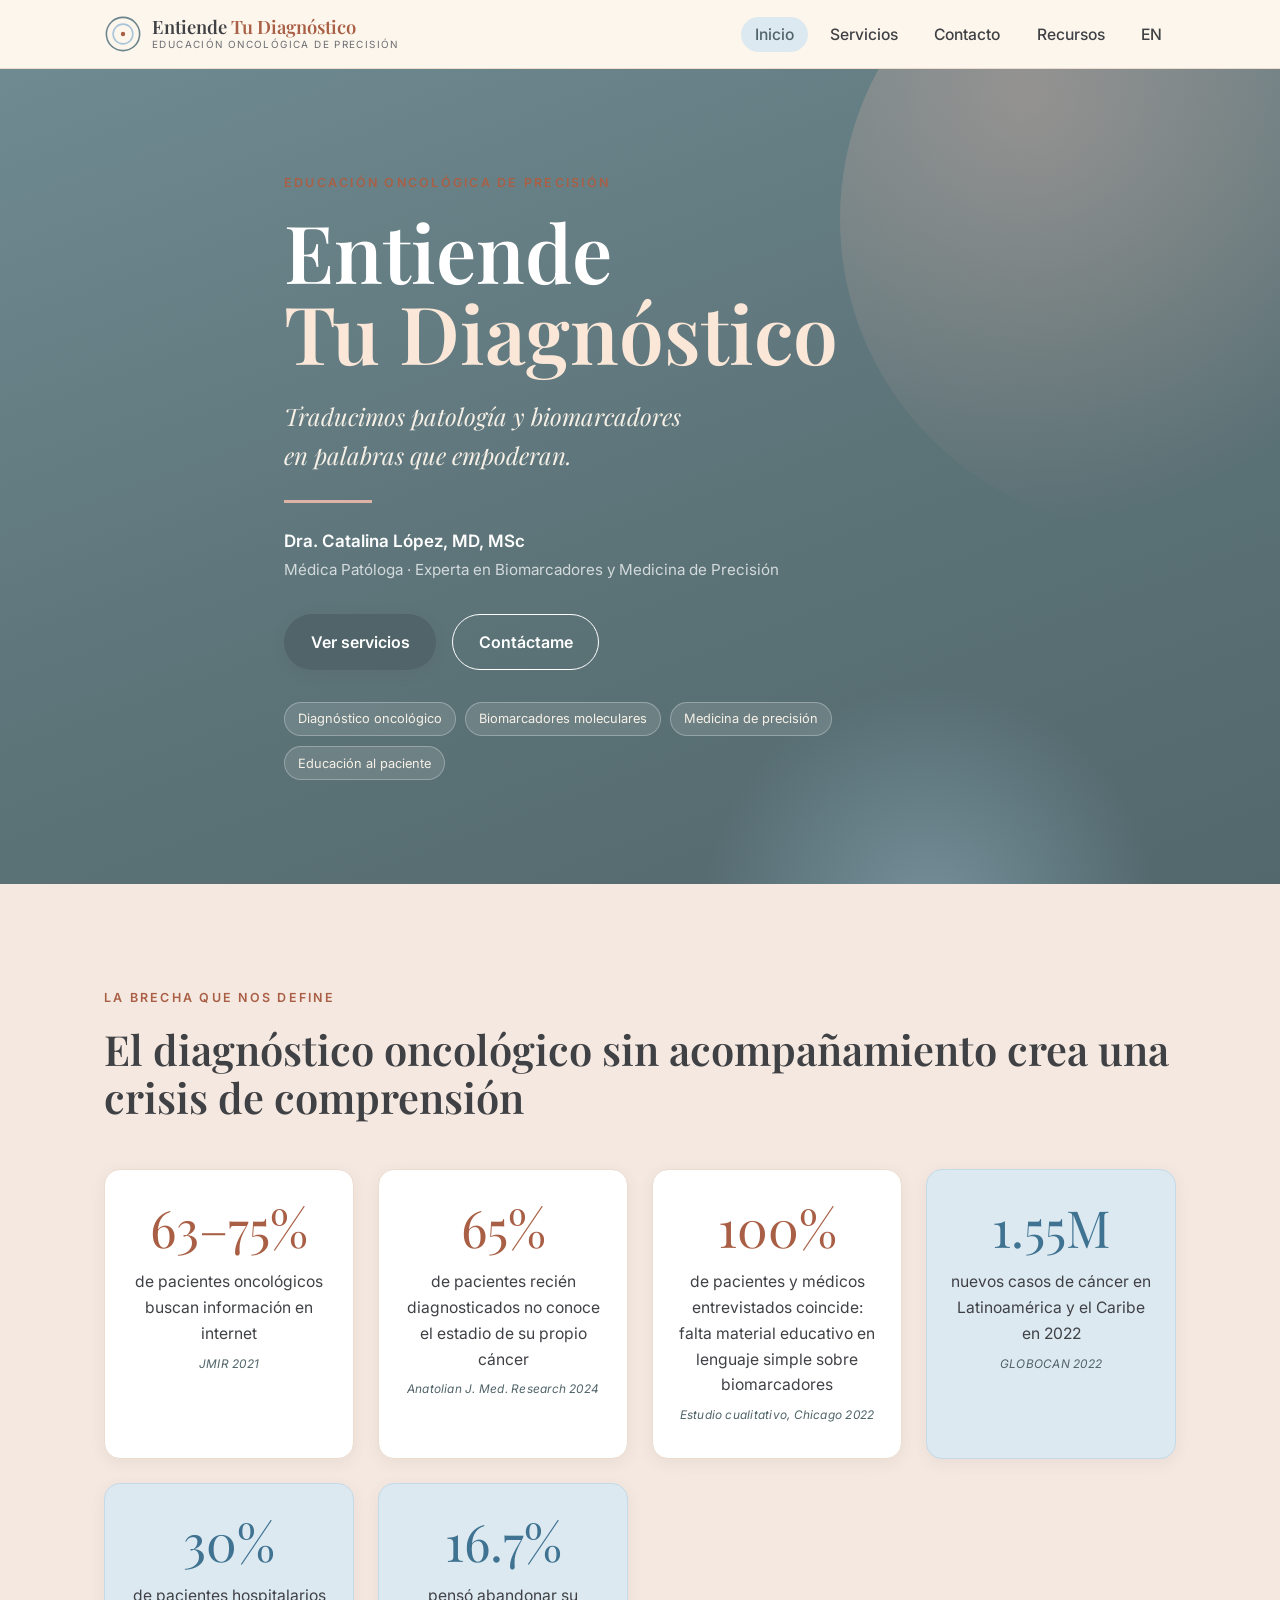
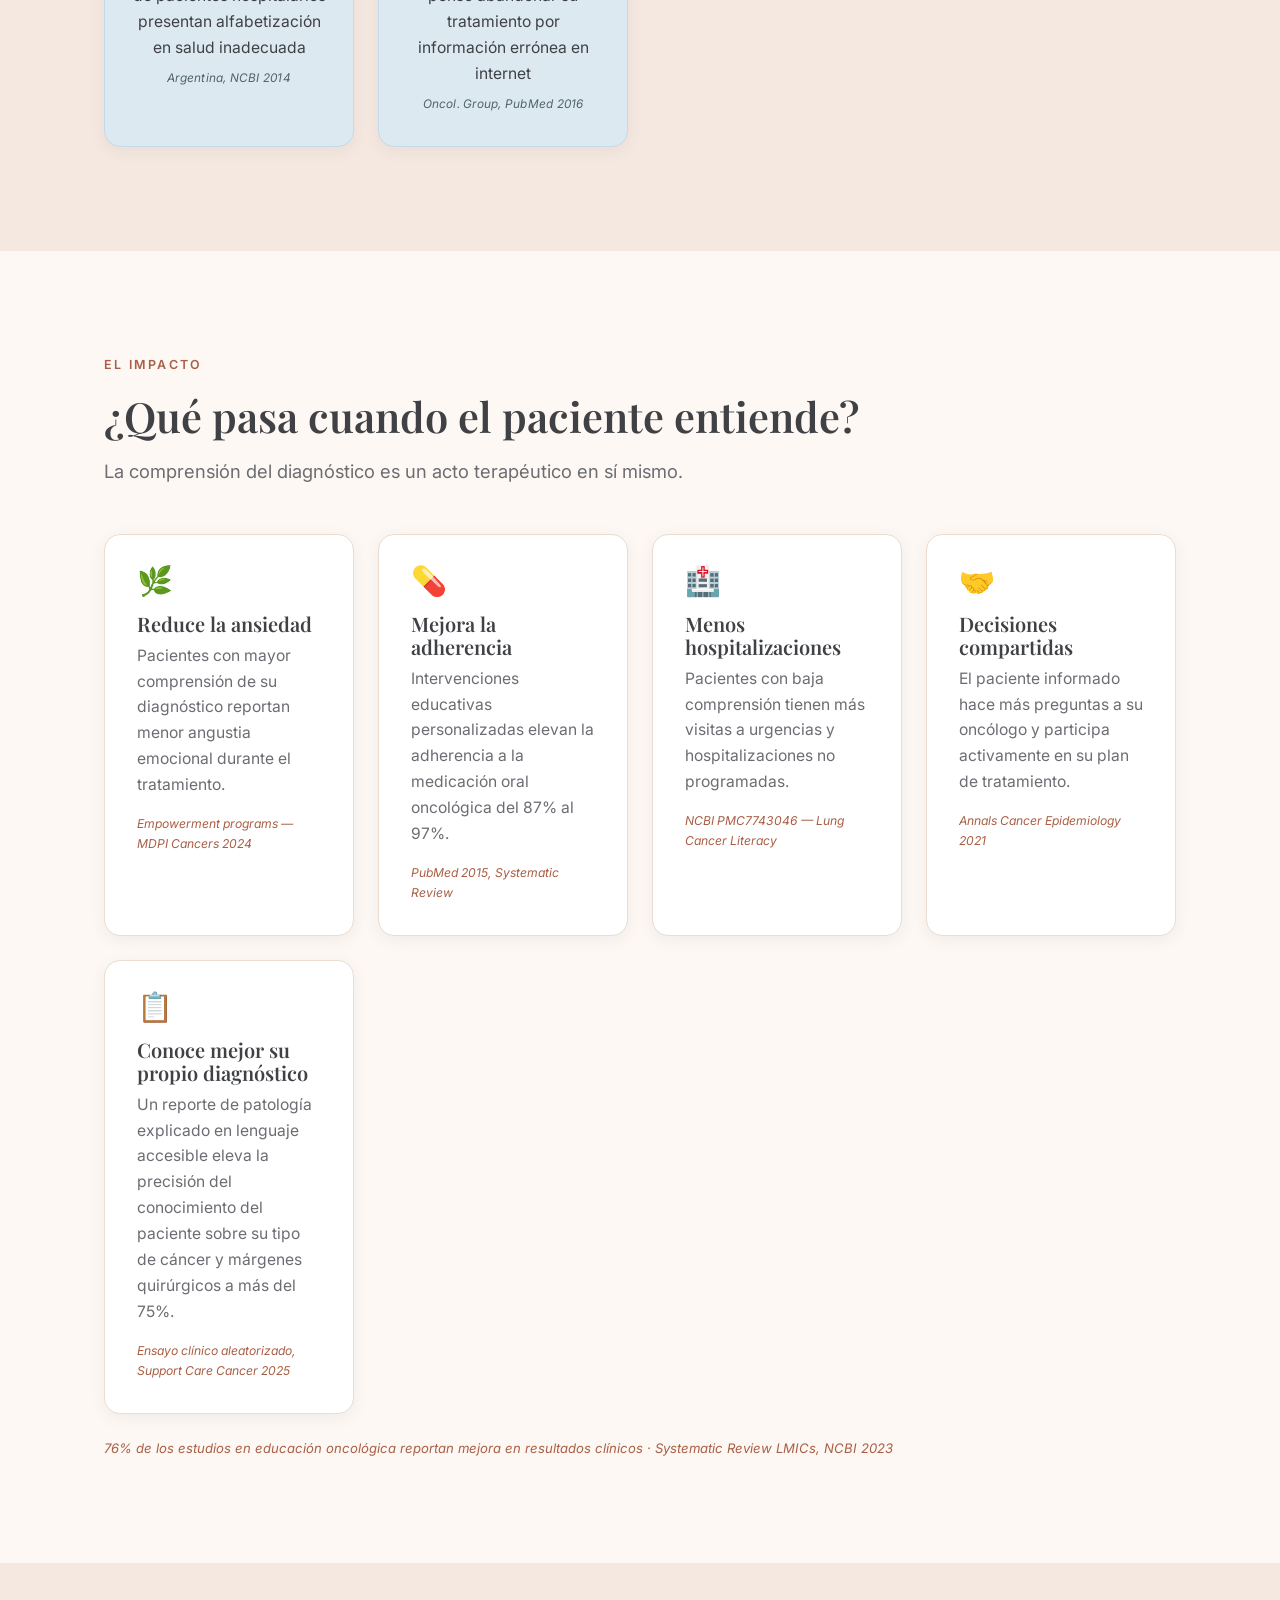
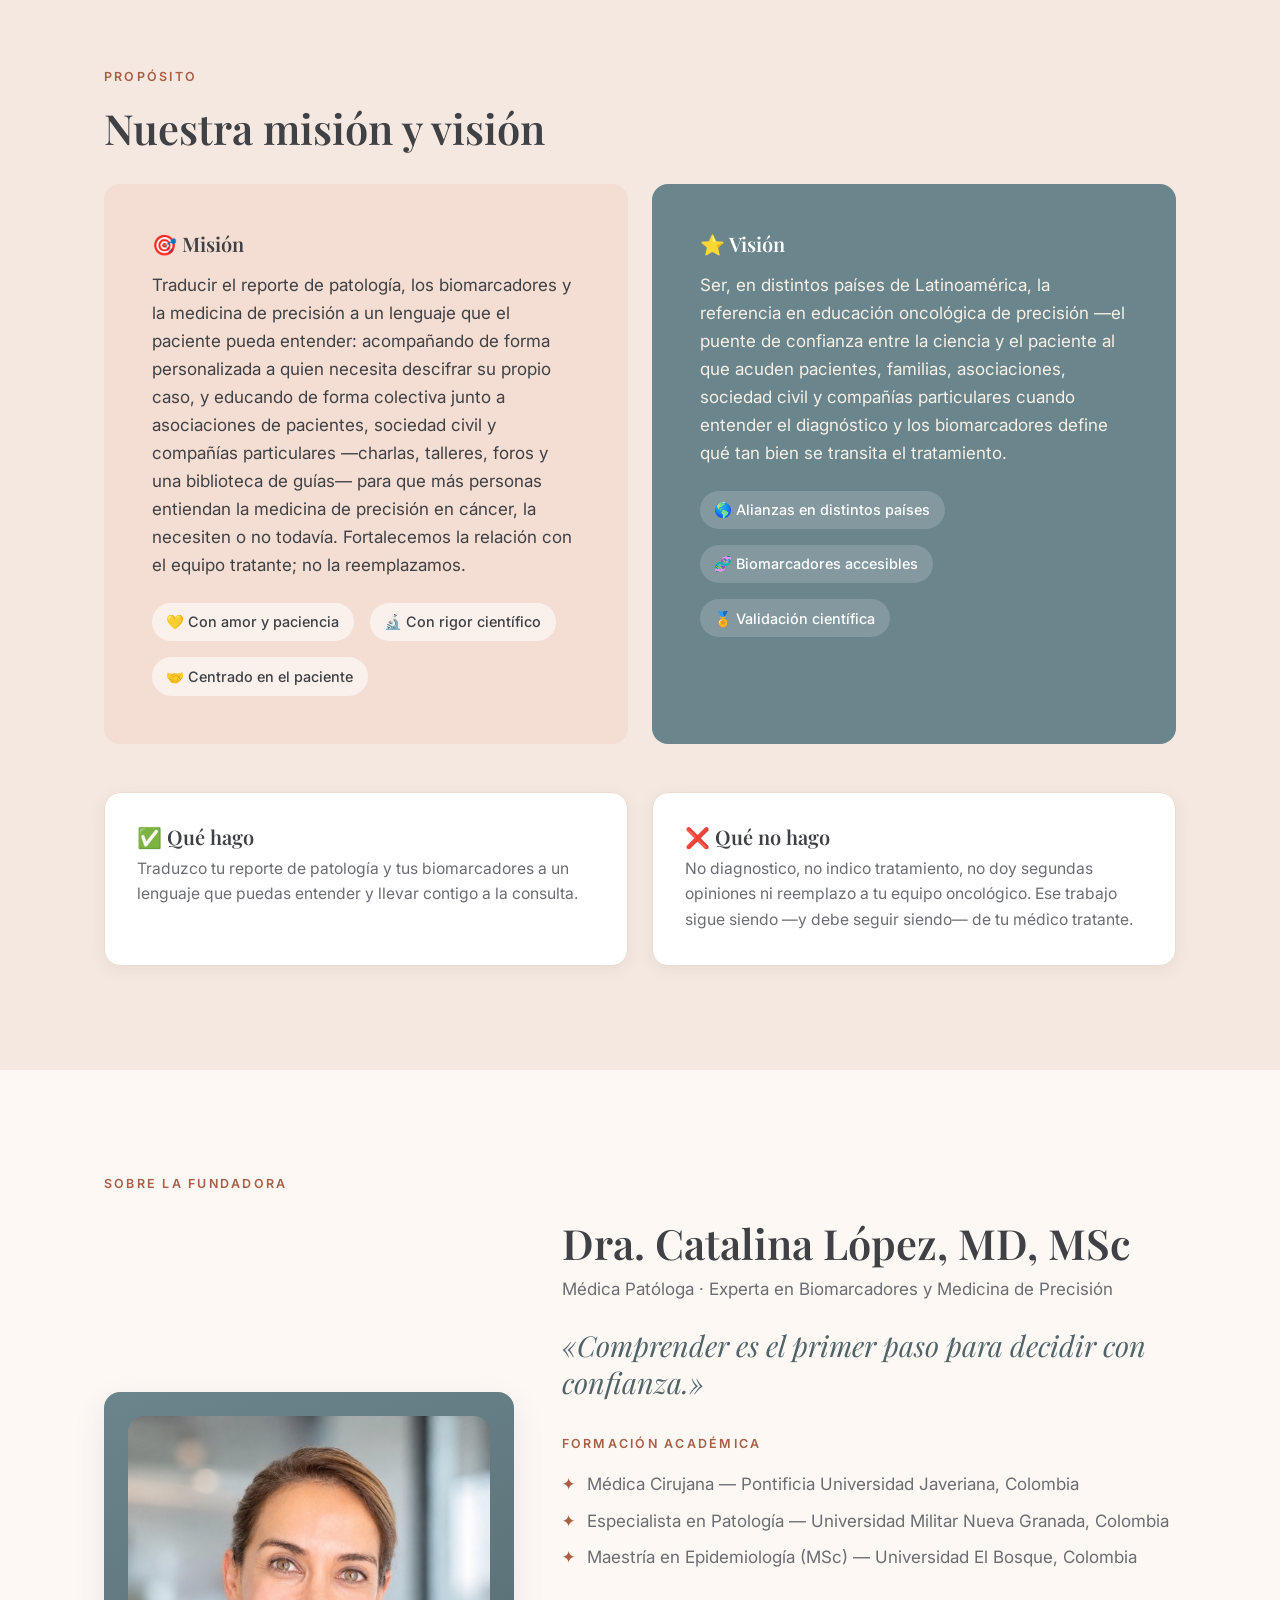
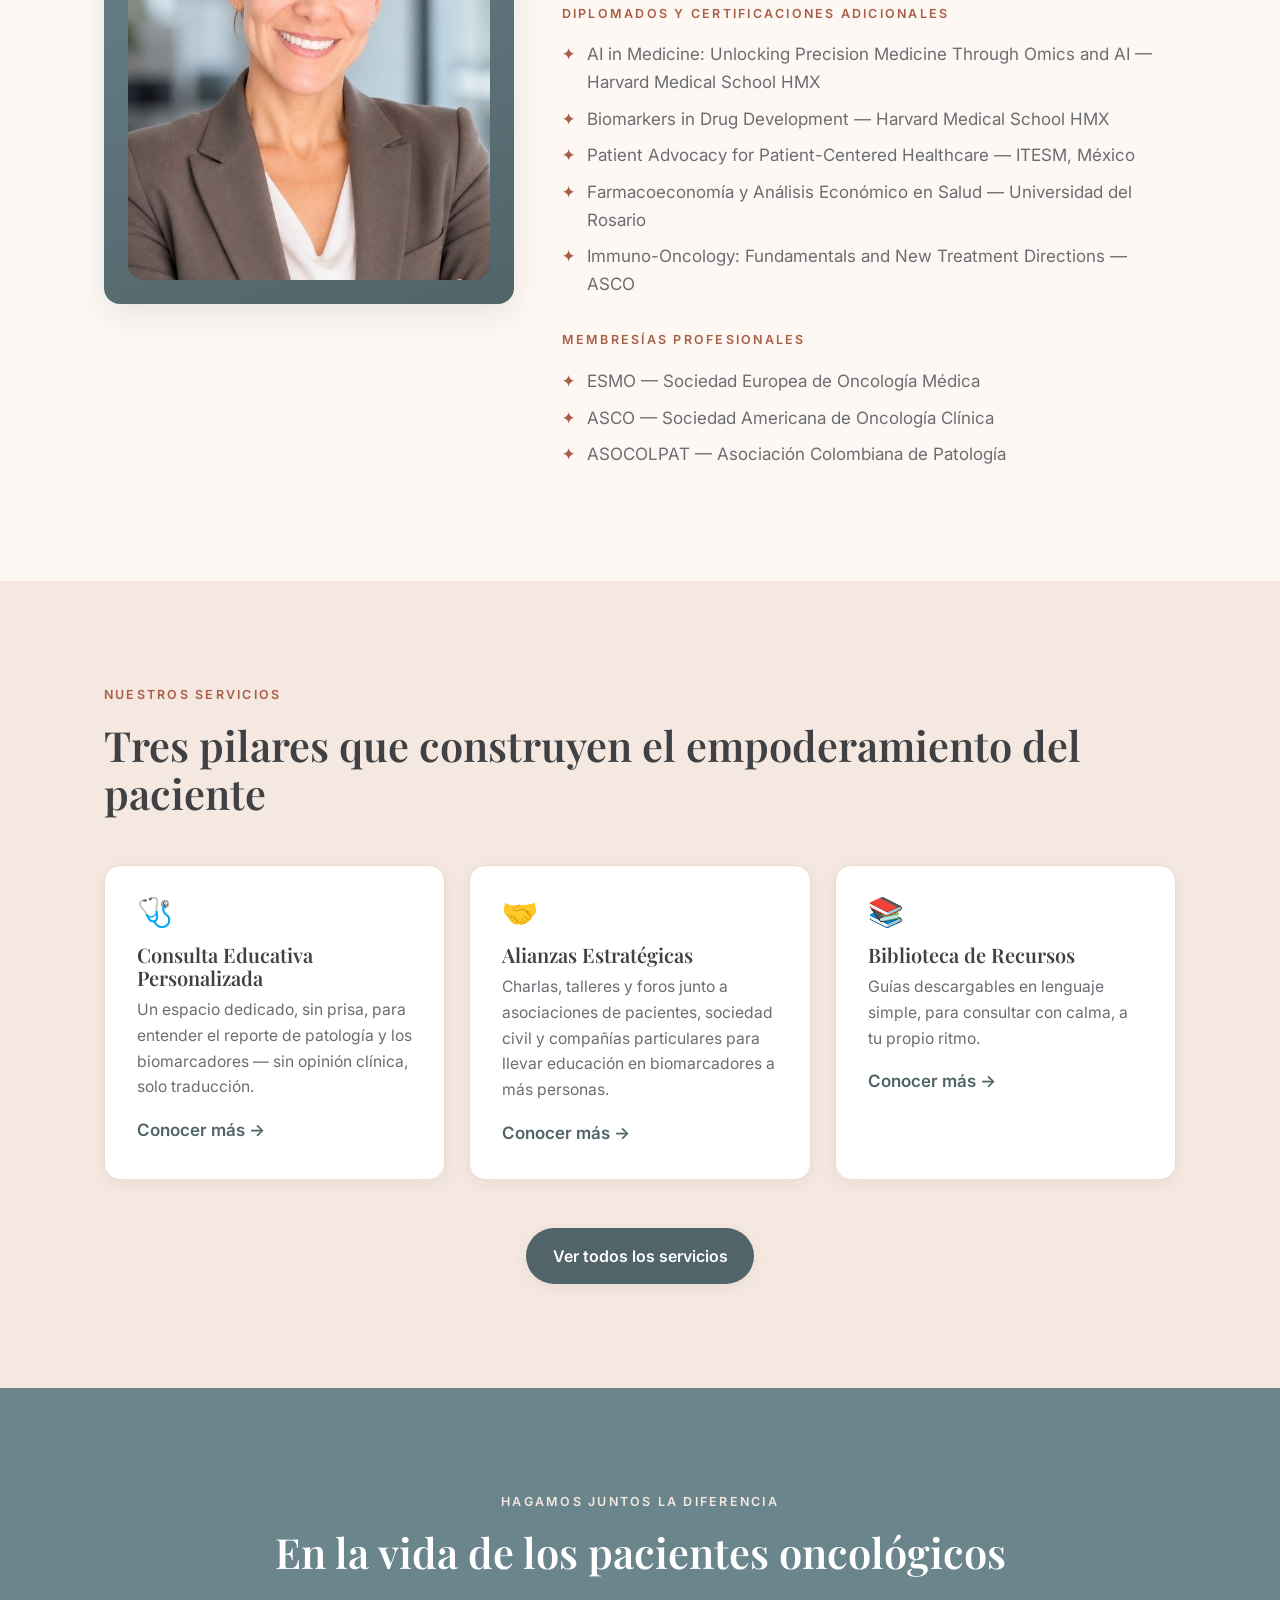
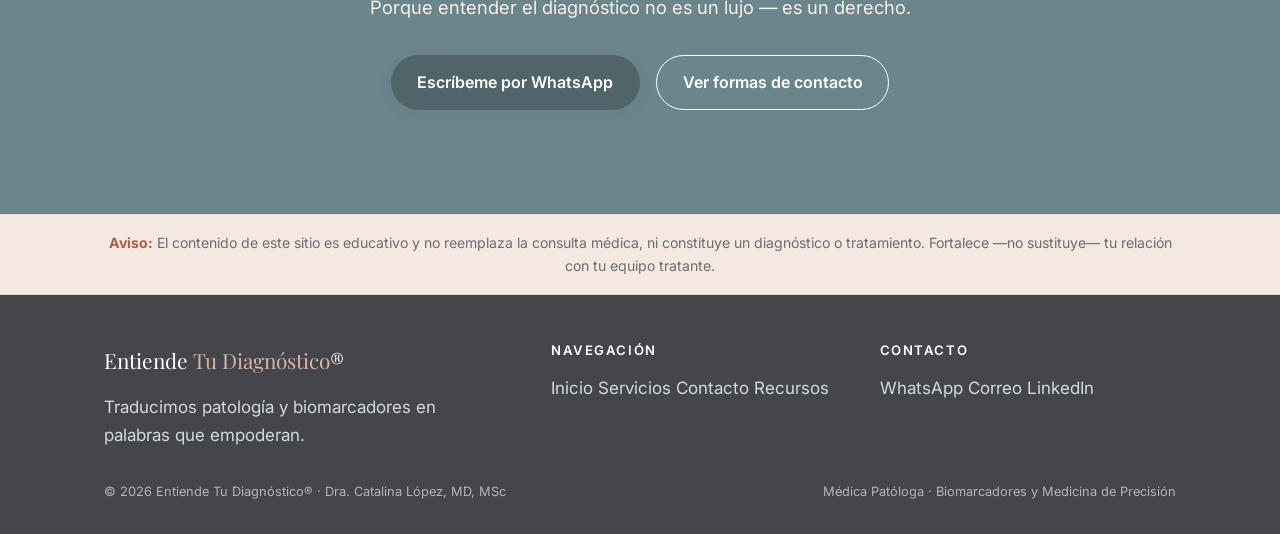
<file: index.html>
<!DOCTYPE html>
<html lang="es">
<head>
  <meta charset="UTF-8">
  <meta name="viewport" content="width=device-width, initial-scale=1.0">
  <title>Entiende Tu Diagnóstico® — Educación oncológica de precisión</title>
  <meta name="description" content="Traducimos patología y biomarcadores en palabras que empoderan. Acompañamiento claro y humano a pacientes con cáncer y sus familias: patología, biomarcadores y medicina de precisión. Dra. Catalina López, MD, MSc.">

  <!-- Compartir (Open Graph) -->
  <meta property="og:type" content="website">
  <meta property="og:title" content="Entiende Tu Diagnóstico® — Educación oncológica de precisión">
  <meta property="og:description" content="Traducimos patología y biomarcadores en palabras que empoderan.">
  <meta property="og:locale" content="es_ES">

  <link rel="alternate" hreflang="es" href="index.html">
  <link rel="alternate" hreflang="en" href="en/index.html">
  <link rel="alternate" hreflang="x-default" href="index.html">

  <link rel="icon" href="favicon.svg" type="image/svg+xml">
  <link rel="preconnect" href="https://fonts.googleapis.com">
  <link rel="preconnect" href="https://fonts.gstatic.com" crossorigin>
  <link href="https://fonts.googleapis.com/css2?family=Playfair+Display:ital,wght@0,500;0,600;1,500&family=Inter:wght@400;500;600&display=swap" rel="stylesheet">
  <link rel="stylesheet" href="styles.css">
</head>
<body>

  <!-- ===== Header ===== -->
  <header class="site-header">
    <nav class="container nav" aria-label="Principal">
      <a class="brand" href="index.html">
        <svg class="brand__mark" width="38" height="38" viewBox="0 0 96 96" aria-hidden="true">
          <circle cx="48" cy="48" r="42" fill="none" stroke="#6b858c" stroke-width="4"/>
          <circle cx="48" cy="48" r="25" fill="none" stroke="#a8c5d9" stroke-width="4"/>
          <circle cx="48" cy="48" r="5.5" fill="#a95f45"/>
        </svg>
        <span class="brand__text">
          <span class="brand__name">Entiende <em>Tu Diagnóstico</em></span>
          <span class="brand__tag">Educación oncológica de precisión</span>
        </span>
      </a>
      <button class="nav__toggle" aria-label="Abrir menú" aria-expanded="false" aria-controls="nav-list">
        <svg viewBox="0 0 24 24" fill="none" stroke="currentColor" stroke-width="2" stroke-linecap="round" aria-hidden="true"><line x1="4" y1="7" x2="20" y2="7"/><line x1="4" y1="12" x2="20" y2="12"/><line x1="4" y1="17" x2="20" y2="17"/></svg>
      </button>
      <ul class="nav__list" id="nav-list">
        <li><a class="nav__link" href="index.html" aria-current="page">Inicio</a></li>
        <li><a class="nav__link" href="servicios.html">Servicios</a></li>
        <li><a class="nav__link" href="contacto.html">Contacto</a></li>
        <li><a class="nav__link" href="recursos.html">Recursos</a></li>
        <li><a class="nav__link" href="en/index.html">EN</a></li>
      </ul>
    </nav>
  </header>

  <main>
    <!-- ===== Hero ===== -->
    <section class="hero">
      <div class="container hero__inner">
        <p class="eyebrow">Educación oncológica de precisión</p>
        <h1 class="hero__title">
          <span class="l1">Entiende</span>
          <span class="l2">Tu Diagnóstico</span>
        </h1>
        <p class="hero__tagline">Traducimos patología y biomarcadores en palabras que empoderan.</p>
        <hr class="hero__rule">
        <p class="hero__by">Dra. Catalina López, MD, MSc
          <span>Médica Patóloga · Experta en Biomarcadores y Medicina de Precisión</span>
        </p>
        <div class="hero__actions">
          <a class="btn btn--primary" href="servicios.html">Ver servicios</a>
          <a class="btn btn--ghost" href="contacto.html">Contáctame</a>
        </div>
        <div class="hero__chips">
          <span class="chip">Diagnóstico oncológico</span>
          <span class="chip">Biomarcadores moleculares</span>
          <span class="chip">Medicina de precisión</span>
          <span class="chip">Educación al paciente</span>
        </div>
      </div>
    </section>

    <!-- ===== La brecha / el problema ===== -->
    <section class="section section--cream2">
      <div class="container">
        <p class="eyebrow">La brecha que nos define</p>
        <h2 class="section-title">El diagnóstico oncológico sin acompañamiento crea una crisis de comprensión</h2>
        <div class="stats">
          <div class="stat">
            <div class="stat__num">63–75%</div>
            <div class="stat__label">de pacientes oncológicos buscan información en internet</div>
            <div class="stat__source">JMIR 2021</div>
          </div>
          <div class="stat">
            <div class="stat__num">65%</div>
            <div class="stat__label">de pacientes recién diagnosticados no conoce el estadio de su propio cáncer</div>
            <div class="stat__source">Anatolian J. Med. Research 2024</div>
          </div>
          <div class="stat">
            <div class="stat__num">100%</div>
            <div class="stat__label">de pacientes y médicos entrevistados coincide: falta material educativo en lenguaje simple sobre biomarcadores</div>
            <div class="stat__source">Estudio cualitativo, Chicago 2022</div>
          </div>
          <div class="stat stat--teal">
            <div class="stat__num">1.55M</div>
            <div class="stat__label">nuevos casos de cáncer en Latinoamérica y el Caribe en 2022</div>
            <div class="stat__source">GLOBOCAN 2022</div>
          </div>
          <div class="stat stat--teal">
            <div class="stat__num">30%</div>
            <div class="stat__label">de pacientes hospitalarios presentan alfabetización en salud inadecuada</div>
            <div class="stat__source">Argentina, NCBI 2014</div>
          </div>
          <div class="stat stat--teal">
            <div class="stat__num">16.7%</div>
            <div class="stat__label">pensó abandonar su tratamiento por información errónea en internet</div>
            <div class="stat__source">Oncol. Group, PubMed 2016</div>
          </div>
        </div>
      </div>
    </section>

    <!-- ===== Qué pasa cuando el paciente entiende ===== -->
    <section class="section">
      <div class="container">
        <p class="eyebrow">El impacto</p>
        <h2 class="section-title">¿Qué pasa cuando el paciente entiende?</h2>
        <p class="lead">La comprensión del diagnóstico es un acto terapéutico en sí mismo.</p>
        <div class="cards cards--4 mt-5">
          <article class="card">
            <div class="card__icon">🌿</div>
            <h3 class="card__title">Reduce la ansiedad</h3>
            <p class="card__text">Pacientes con mayor comprensión de su diagnóstico reportan menor angustia emocional durante el tratamiento.</p>
            <p class="card__source">Empowerment programs — MDPI Cancers 2024</p>
          </article>
          <article class="card">
            <div class="card__icon">💊</div>
            <h3 class="card__title">Mejora la adherencia</h3>
            <p class="card__text">Intervenciones educativas personalizadas elevan la adherencia a la medicación oral oncológica del 87% al 97%.</p>
            <p class="card__source">PubMed 2015, Systematic Review</p>
          </article>
          <article class="card">
            <div class="card__icon">🏥</div>
            <h3 class="card__title">Menos hospitalizaciones</h3>
            <p class="card__text">Pacientes con baja comprensión tienen más visitas a urgencias y hospitalizaciones no programadas.</p>
            <p class="card__source">NCBI PMC7743046 — Lung Cancer Literacy</p>
          </article>
          <article class="card">
            <div class="card__icon">🤝</div>
            <h3 class="card__title">Decisiones compartidas</h3>
            <p class="card__text">El paciente informado hace más preguntas a su oncólogo y participa activamente en su plan de tratamiento.</p>
            <p class="card__source">Annals Cancer Epidemiology 2021</p>
          </article>
          <article class="card">
            <div class="card__icon">📋</div>
            <h3 class="card__title">Conoce mejor su propio diagnóstico</h3>
            <p class="card__text">Un reporte de patología explicado en lenguaje accesible eleva la precisión del conocimiento del paciente sobre su tipo de cáncer y márgenes quirúrgicos a más del 75%.</p>
            <p class="card__source">Ensayo clínico aleatorizado, Support Care Cancer 2025</p>
          </article>
        </div>
        <p class="footnote">76% de los estudios en educación oncológica reportan mejora en resultados clínicos · Systematic Review LMICs, NCBI 2023</p>
      </div>
    </section>

    <!-- ===== Misión / Visión / Valores ===== -->
    <section class="section section--cream2">
      <div class="container">
        <p class="eyebrow">Propósito</p>
        <h2 class="section-title">Nuestra misión y visión</h2>
        <div class="mv mt-4">
          <div class="mv__card mv__card--mission">
            <h3 class="card__title">🎯 Misión</h3>
            <p class="mt-2">Traducir el reporte de patología, los biomarcadores y la medicina de precisión a un lenguaje que el paciente pueda entender: acompañando de forma personalizada a quien necesita descifrar su propio caso, y educando de forma colectiva junto a asociaciones de pacientes, sociedad civil y compañías particulares —charlas, talleres, foros y una biblioteca de guías— para que más personas entiendan la medicina de precisión en cáncer, la necesiten o no todavía. Fortalecemos la relación con el equipo tratante; no la reemplazamos.</p>
            <div class="values">
              <span class="value">💛 Con amor y paciencia</span>
              <span class="value">🔬 Con rigor científico</span>
              <span class="value">🤝 Centrado en el paciente</span>
            </div>
          </div>
          <div class="mv__card mv__card--vision">
            <h3 class="card__title">⭐ Visión</h3>
            <p class="mt-2">Ser, en distintos países de Latinoamérica, la referencia en educación oncológica de precisión —el puente de confianza entre la ciencia y el paciente al que acuden pacientes, familias, asociaciones, sociedad civil y compañías particulares cuando entender el diagnóstico y los biomarcadores define qué tan bien se transita el tratamiento.</p>
            <div class="values">
              <span class="value">🌎 Alianzas en distintos países</span>
              <span class="value">🧬 Biomarcadores accesibles</span>
              <span class="value">🏅 Validación científica</span>
            </div>
          </div>
        </div>

        <div class="cards cards--2 mt-5">
          <article class="card">
            <h3 class="card__title">✅ Qué hago</h3>
            <p class="card__text">Traduzco tu reporte de patología y tus biomarcadores a un lenguaje que puedas entender y llevar contigo a la consulta.</p>
          </article>
          <article class="card">
            <h3 class="card__title">❌ Qué no hago</h3>
            <p class="card__text">No diagnostico, no indico tratamiento, no doy segundas opiniones ni reemplazo a tu equipo oncológico. Ese trabajo sigue siendo —y debe seguir siendo— de tu médico tratante.</p>
          </article>
        </div>
      </div>
    </section>

    <!-- ===== Sobre la fundadora ===== -->
    <section class="section" id="fundadora">
      <div class="container">
        <p class="eyebrow">Sobre la fundadora</p>
        <div class="founder mt-3">
          <div class="founder__portrait">
            <img src="catalina.jpg" alt="Retrato de la Dra. Catalina López, médica patóloga">
          </div>
          <div>
            <h2 class="section-title" style="margin-bottom:.2em">Dra. Catalina López, MD, MSc</h2>
            <p class="muted">Médica Patóloga · Experta en Biomarcadores y Medicina de Precisión</p>
            <p class="founder__quote">«Comprender es el primer paso para decidir con confianza.»</p>

            <p class="eyebrow mt-4">Formación académica</p>
            <ul class="founder__cred">
              <li>Médica Cirujana — Pontificia Universidad Javeriana, Colombia</li>
              <li>Especialista en Patología — Universidad Militar Nueva Granada, Colombia</li>
              <li>Maestría en Epidemiología (MSc) — Universidad El Bosque, Colombia</li>
            </ul>

            <p class="eyebrow mt-4">Diplomados y certificaciones adicionales</p>
            <ul class="founder__cred">
              <li>AI in Medicine: Unlocking Precision Medicine Through Omics and AI — Harvard Medical School HMX</li>
              <li>Biomarkers in Drug Development — Harvard Medical School HMX</li>
              <li>Patient Advocacy for Patient-Centered Healthcare — ITESM, México</li>
              <li>Farmacoeconomía y Análisis Económico en Salud — Universidad del Rosario</li>
              <li>Immuno-Oncology: Fundamentals and New Treatment Directions — ASCO</li>
            </ul>

            <p class="eyebrow mt-4">Membresías profesionales</p>
            <ul class="founder__cred">
              <li>ESMO — Sociedad Europea de Oncología Médica</li>
              <li>ASCO — Sociedad Americana de Oncología Clínica</li>
              <li>ASOCOLPAT — Asociación Colombiana de Patología</li>
            </ul>
          </div>
        </div>
      </div>
    </section>

    <!-- ===== Adelanto de servicios ===== -->
    <section class="section section--cream2">
      <div class="container">
        <p class="eyebrow">Nuestros servicios</p>
        <h2 class="section-title">Tres pilares que construyen el empoderamiento del paciente</h2>
        <div class="cards cards--3 mt-5">
          <article class="card card--hover">
            <div class="card__icon">🩺</div>
            <h3 class="card__title">Consulta Educativa Personalizada</h3>
            <p class="card__text">Un espacio dedicado, sin prisa, para entender el reporte de patología y los biomarcadores — sin opinión clínica, solo traducción.</p>
            <a class="card__cta" href="servicios.html">Conocer más →</a>
          </article>
          <article class="card card--hover">
            <div class="card__icon">🤝</div>
            <h3 class="card__title">Alianzas Estratégicas</h3>
            <p class="card__text">Charlas, talleres y foros junto a asociaciones de pacientes, sociedad civil y compañías particulares para llevar educación en biomarcadores a más personas.</p>
            <a class="card__cta" href="servicios.html">Conocer más →</a>
          </article>
          <article class="card card--hover">
            <div class="card__icon">📚</div>
            <h3 class="card__title">Biblioteca de Recursos</h3>
            <p class="card__text">Guías descargables en lenguaje simple, para consultar con calma, a tu propio ritmo.</p>
            <a class="card__cta" href="servicios.html">Conocer más →</a>
          </article>
        </div>
        <div class="center mt-5">
          <a class="btn btn--primary" href="servicios.html">Ver todos los servicios</a>
        </div>
      </div>
    </section>

    <!-- ===== CTA contacto ===== -->
    <section class="section section--dark">
      <div class="container center">
        <p class="eyebrow">Hagamos juntos la diferencia</p>
        <h2 class="section-title">En la vida de los pacientes oncológicos</h2>
        <p class="lead" style="margin-inline:auto">Porque entender el diagnóstico no es un lujo — es un derecho.</p>
        <div class="contact-cta">
          <a class="btn btn--whatsapp" href="https://wa.me/573115520337?text=Hola%20Dra.%20Catalina%2C%20me%20gustar%C3%ADa%20saber%20m%C3%A1s%20sobre%20Entiende%20Tu%20Diagn%C3%B3stico." target="_blank" rel="noopener">Escríbeme por WhatsApp</a>
          <a class="btn btn--ghost" href="contacto.html">Ver formas de contacto</a>
        </div>
      </div>
    </section>
  </main>

  <!-- ===== Aviso médico ===== -->
  <aside class="medical-note">
    <div class="container">
      <p><strong>Aviso:</strong> El contenido de este sitio es educativo y no reemplaza la consulta médica, ni constituye un diagnóstico o tratamiento. Fortalece —no sustituye— tu relación con tu equipo tratante.</p>
    </div>
  </aside>

  <!-- ===== Footer ===== -->
  <footer class="site-footer">
    <div class="container footer__grid">
      <div>
        <div class="footer__brand-name">Entiende <em>Tu Diagnóstico</em>®</div>
        <p class="mt-2 maxw-short">Traducimos patología y biomarcadores en palabras que empoderan.</p>
      </div>
      <div>
        <h4>Navegación</h4>
        <a href="index.html">Inicio</a>
        <a href="servicios.html">Servicios</a>
        <a href="contacto.html">Contacto</a>
        <a href="recursos.html">Recursos</a>
      </div>
      <div>
        <h4>Contacto</h4>
        <a href="https://wa.me/573115520337" target="_blank" rel="noopener">WhatsApp</a>
        <a href="mailto:entiendetudiagnostico@gmail.com">Correo</a>
        <a href="https://www.linkedin.com/in/catalina-l%C3%B3pez-md" target="_blank" rel="noopener">LinkedIn</a>
      </div>
      <div class="footer__bottom">
        <span>© 2026 Entiende Tu Diagnóstico® · Dra. Catalina López, MD, MSc</span>
        <span>Médica Patóloga · Biomarcadores y Medicina de Precisión</span>
      </div>
    </div>
  </footer>

  <script src="menu.js"></script>
</body>
</html>
</file>
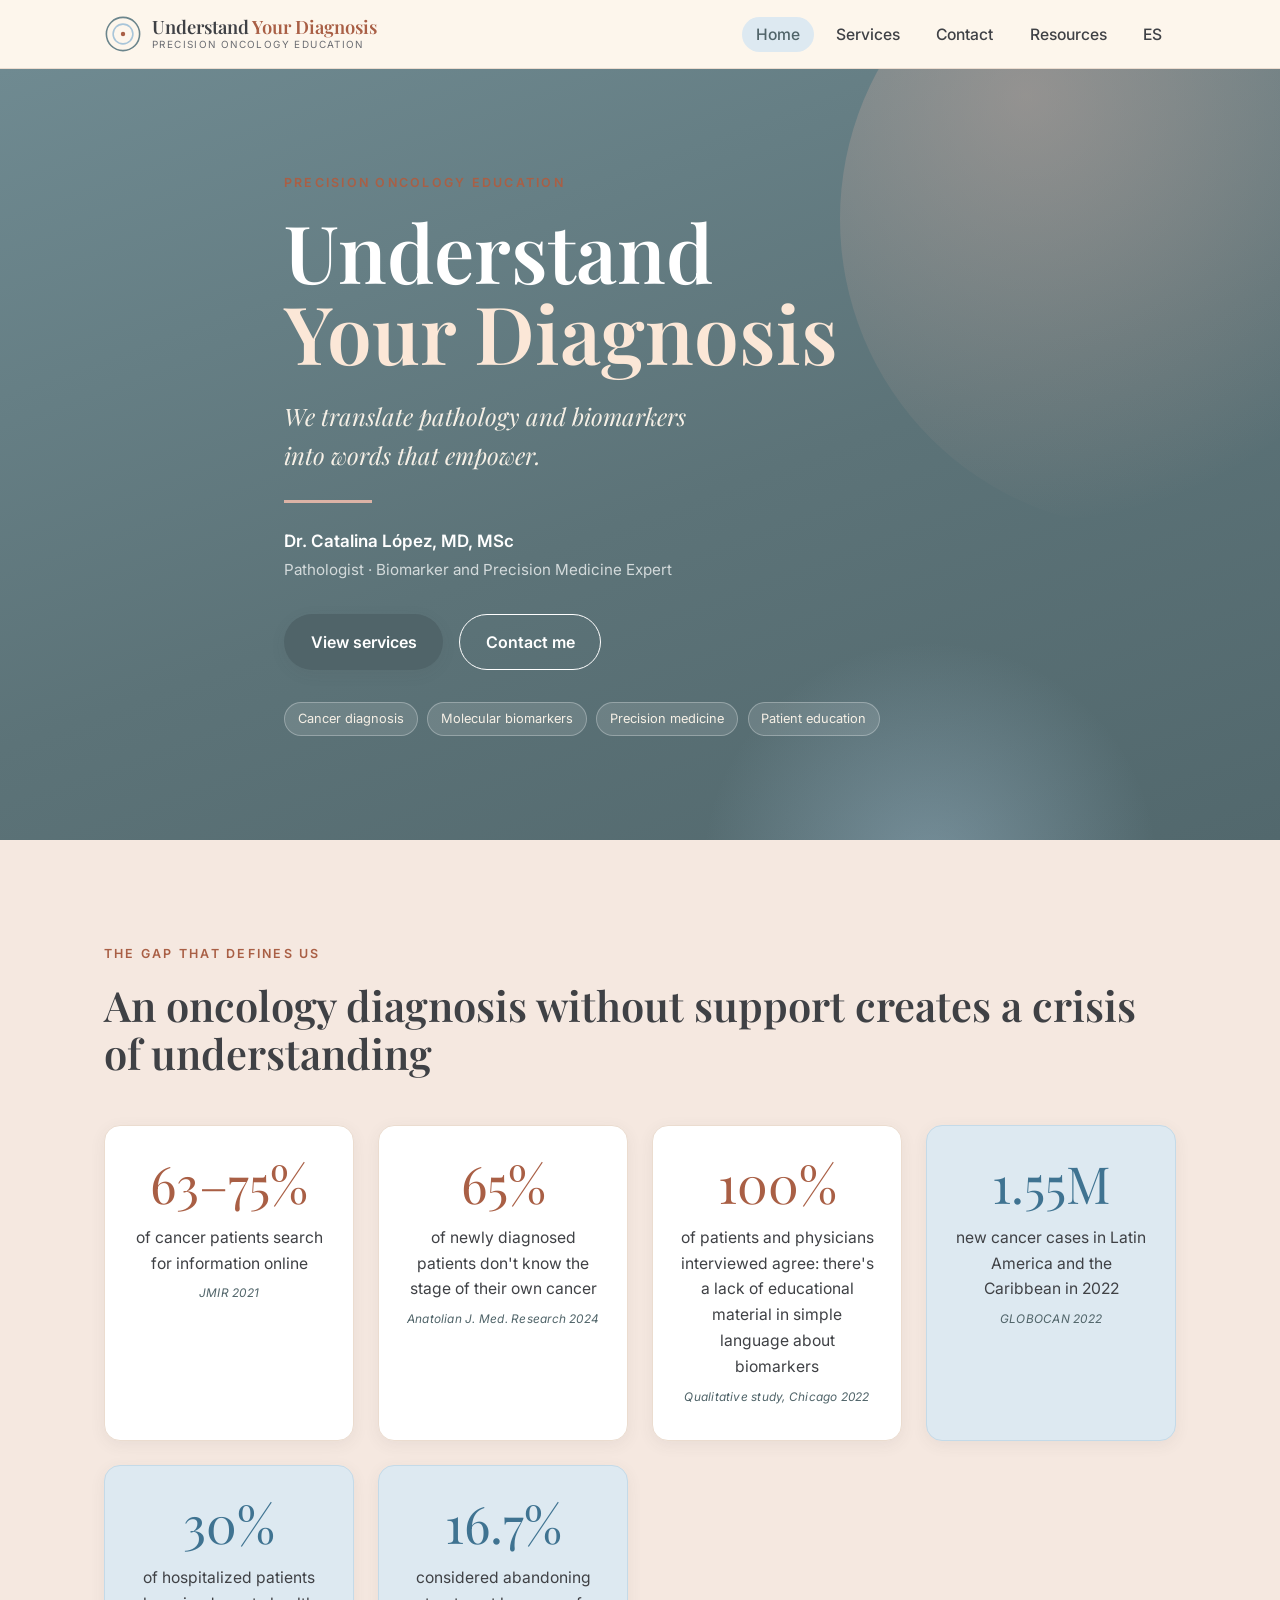
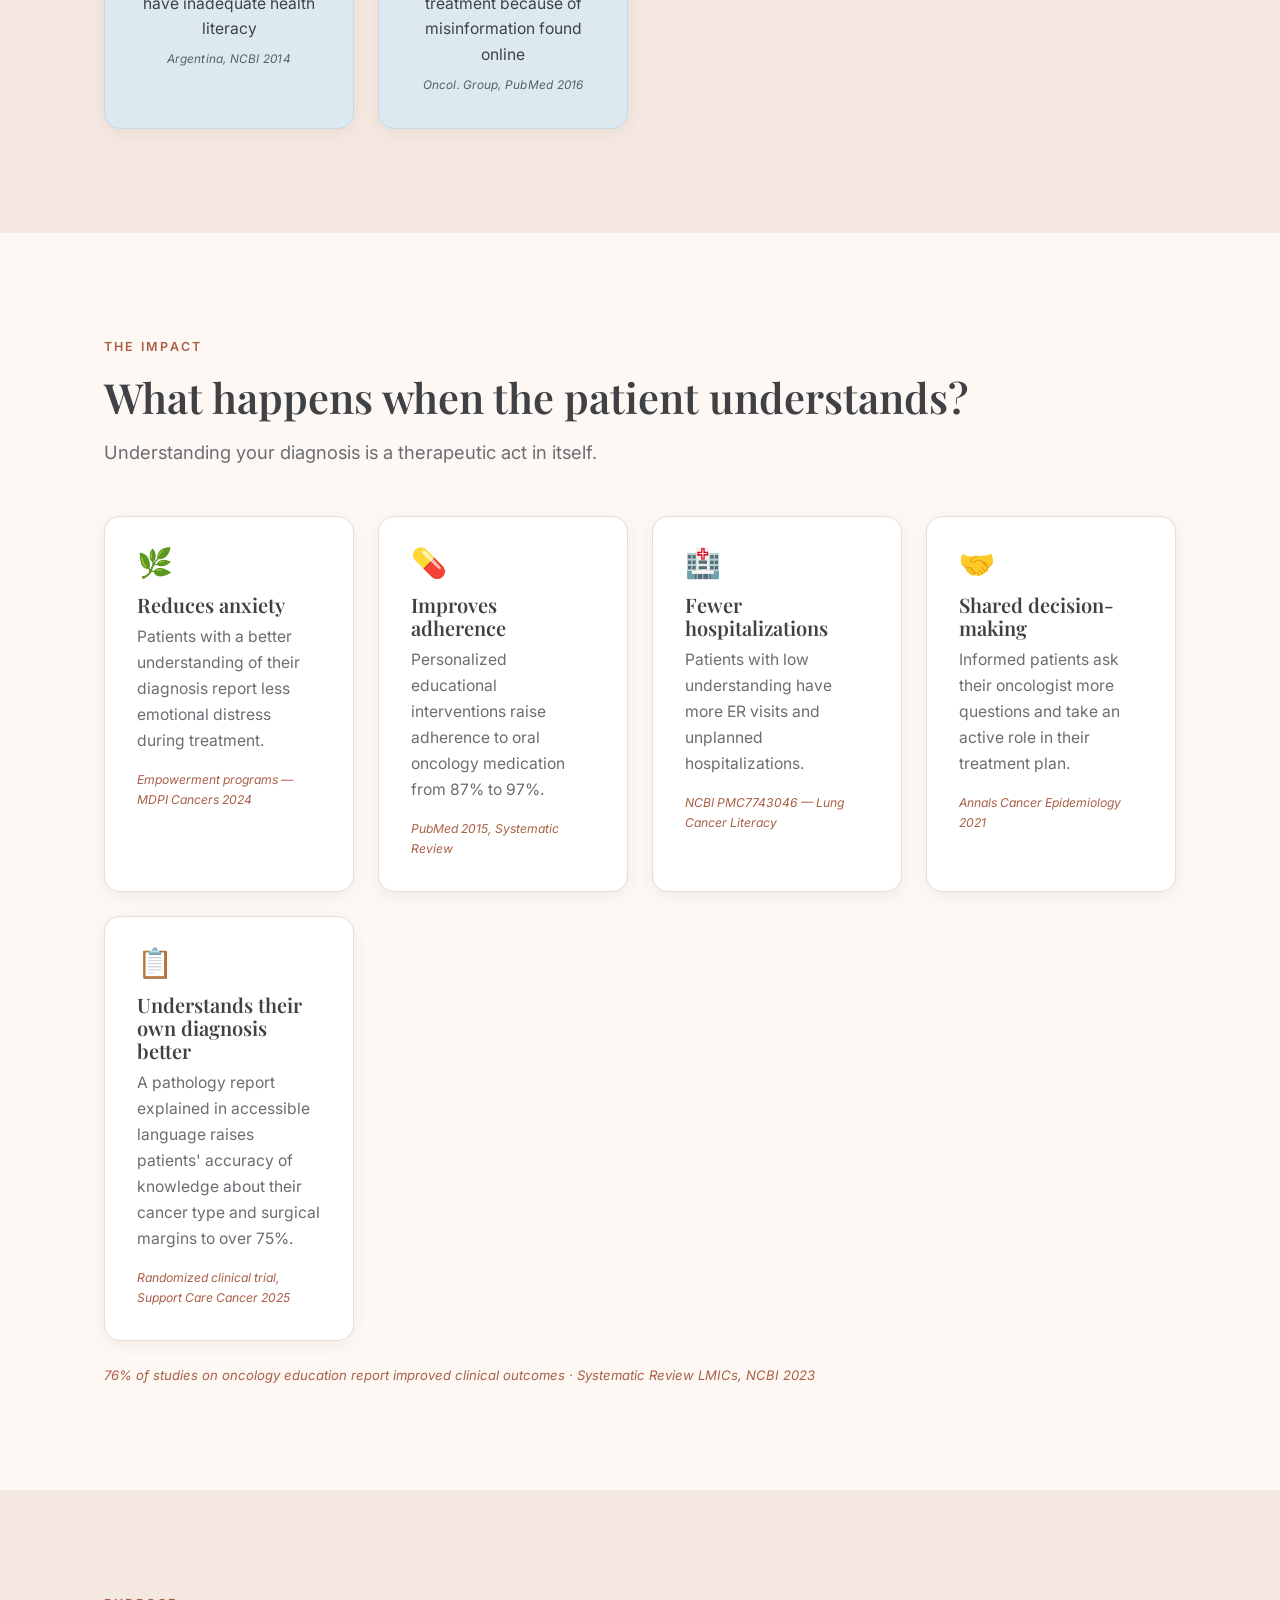
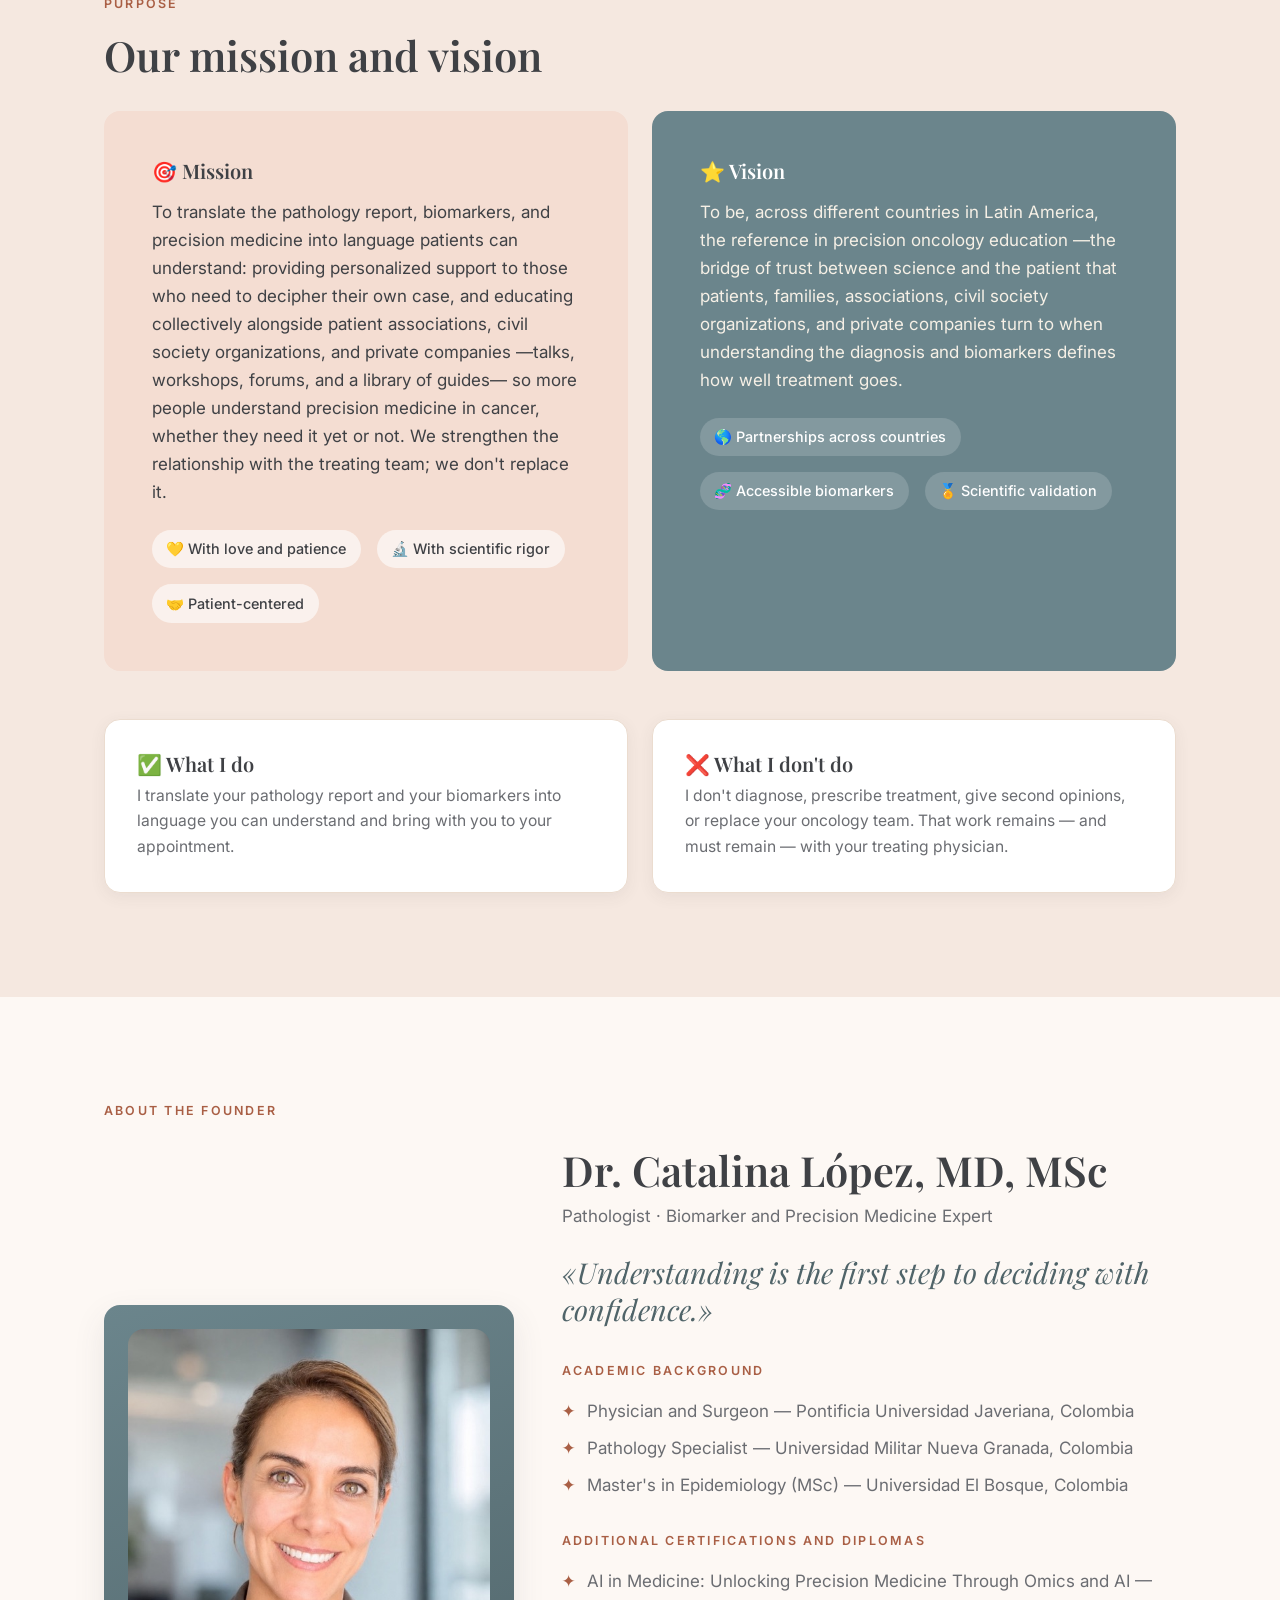
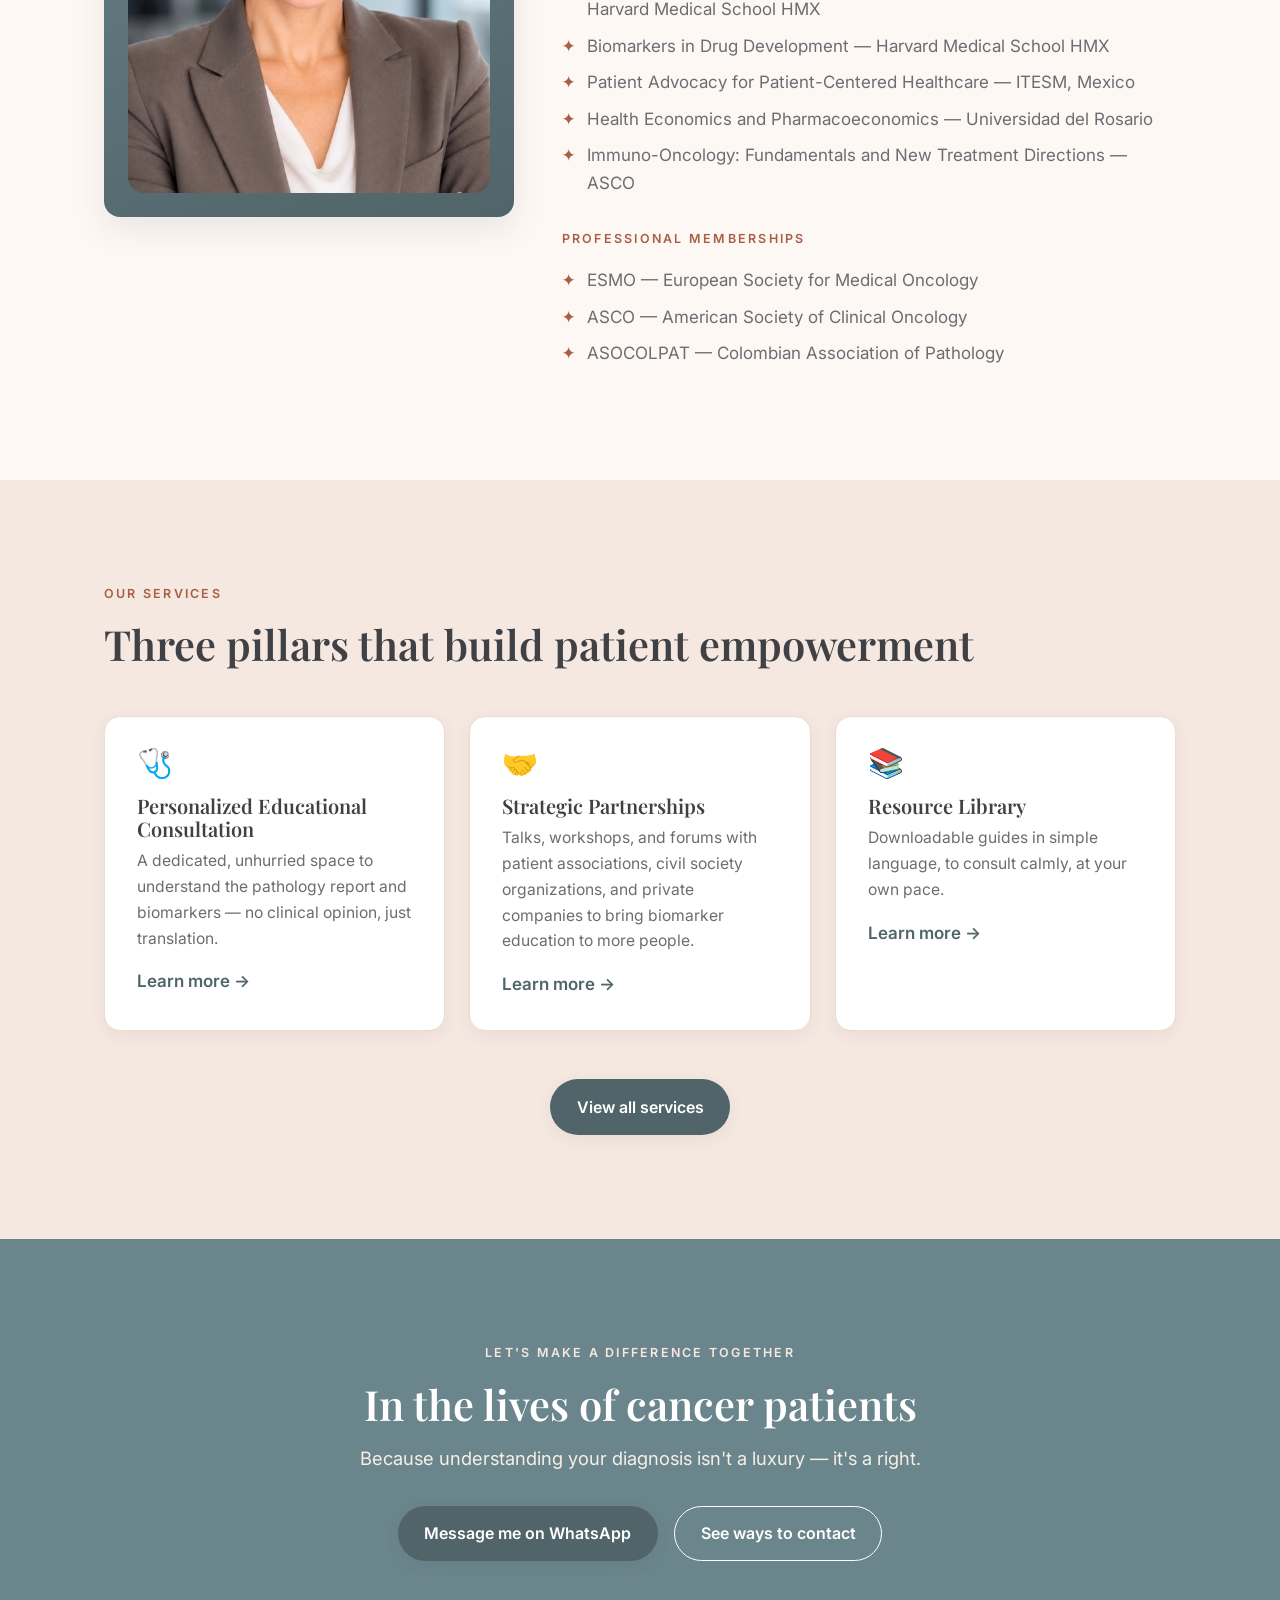
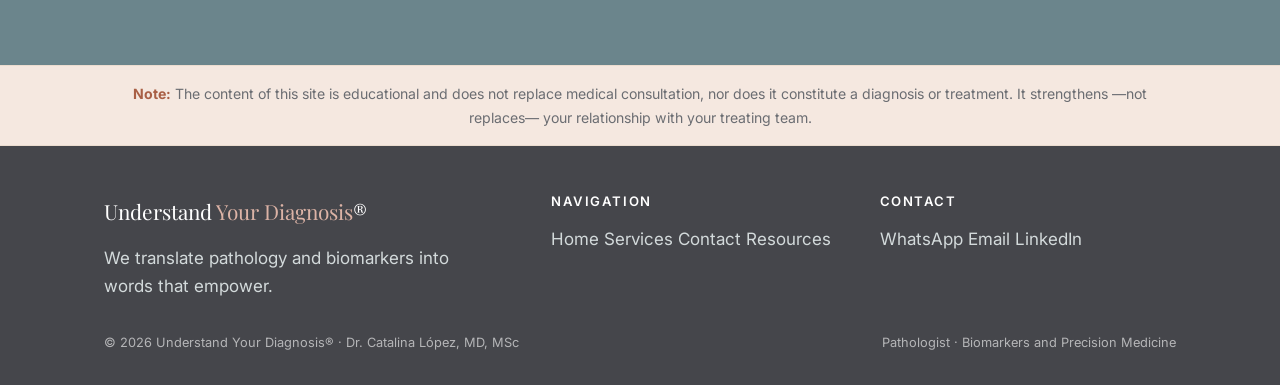
<file: en/index.html>
<!DOCTYPE html>
<html lang="en">
<head>
  <meta charset="UTF-8">
  <meta name="viewport" content="width=device-width, initial-scale=1.0">
  <title>Understand Your Diagnosis® — Precision Oncology Education</title>
  <meta name="description" content="We translate pathology and biomarkers into words that empower. Clear, human support for cancer patients and their families: pathology, biomarkers, and precision medicine. Dr. Catalina López, MD, MSc.">

  <!-- Share (Open Graph) -->
  <meta property="og:type" content="website">
  <meta property="og:title" content="Understand Your Diagnosis® — Precision Oncology Education">
  <meta property="og:description" content="We translate pathology and biomarkers into words that empower.">
  <meta property="og:locale" content="en_US">

  <link rel="alternate" hreflang="es" href="../index.html">
  <link rel="alternate" hreflang="en" href="index.html">
  <link rel="alternate" hreflang="x-default" href="../index.html">

  <link rel="icon" href="../favicon.svg" type="image/svg+xml">
  <link rel="preconnect" href="https://fonts.googleapis.com">
  <link rel="preconnect" href="https://fonts.gstatic.com" crossorigin>
  <link href="https://fonts.googleapis.com/css2?family=Playfair+Display:ital,wght@0,500;0,600;1,500&family=Inter:wght@400;500;600&display=swap" rel="stylesheet">
  <link rel="stylesheet" href="../styles.css">
</head>
<body>

  <!-- ===== Header ===== -->
  <header class="site-header">
    <nav class="container nav" aria-label="Main">
      <a class="brand" href="index.html">
        <svg class="brand__mark" width="38" height="38" viewBox="0 0 96 96" aria-hidden="true">
          <circle cx="48" cy="48" r="42" fill="none" stroke="#6b858c" stroke-width="4"/>
          <circle cx="48" cy="48" r="25" fill="none" stroke="#a8c5d9" stroke-width="4"/>
          <circle cx="48" cy="48" r="5.5" fill="#a95f45"/>
        </svg>
        <span class="brand__text">
          <span class="brand__name">Understand <em>Your Diagnosis</em></span>
          <span class="brand__tag">Precision Oncology Education</span>
        </span>
      </a>
      <button class="nav__toggle" aria-label="Open menu" aria-expanded="false" aria-controls="nav-list">
        <svg viewBox="0 0 24 24" fill="none" stroke="currentColor" stroke-width="2" stroke-linecap="round" aria-hidden="true"><line x1="4" y1="7" x2="20" y2="7"/><line x1="4" y1="12" x2="20" y2="12"/><line x1="4" y1="17" x2="20" y2="17"/></svg>
      </button>
      <ul class="nav__list" id="nav-list">
        <li><a class="nav__link" href="index.html" aria-current="page">Home</a></li>
        <li><a class="nav__link" href="services.html">Services</a></li>
        <li><a class="nav__link" href="contact.html">Contact</a></li>
        <li><a class="nav__link" href="resources.html">Resources</a></li>
        <li><a class="nav__link" href="../index.html">ES</a></li>
      </ul>
    </nav>
  </header>

  <main>
    <!-- ===== Hero ===== -->
    <section class="hero">
      <div class="container hero__inner">
        <p class="eyebrow">Precision Oncology Education</p>
        <h1 class="hero__title">
          <span class="l1">Understand</span>
          <span class="l2">Your Diagnosis</span>
        </h1>
        <p class="hero__tagline">We translate pathology and biomarkers into words that empower.</p>
        <hr class="hero__rule">
        <p class="hero__by">Dr. Catalina López, MD, MSc
          <span>Pathologist · Biomarker and Precision Medicine Expert</span>
        </p>
        <div class="hero__actions">
          <a class="btn btn--primary" href="services.html">View services</a>
          <a class="btn btn--ghost" href="contact.html">Contact me</a>
        </div>
        <div class="hero__chips">
          <span class="chip">Cancer diagnosis</span>
          <span class="chip">Molecular biomarkers</span>
          <span class="chip">Precision medicine</span>
          <span class="chip">Patient education</span>
        </div>
      </div>
    </section>

    <!-- ===== The gap / the problem ===== -->
    <section class="section section--cream2">
      <div class="container">
        <p class="eyebrow">The gap that defines us</p>
        <h2 class="section-title">An oncology diagnosis without support creates a crisis of understanding</h2>
        <div class="stats">
          <div class="stat">
            <div class="stat__num">63–75%</div>
            <div class="stat__label">of cancer patients search for information online</div>
            <div class="stat__source">JMIR 2021</div>
          </div>
          <div class="stat">
            <div class="stat__num">65%</div>
            <div class="stat__label">of newly diagnosed patients don't know the stage of their own cancer</div>
            <div class="stat__source">Anatolian J. Med. Research 2024</div>
          </div>
          <div class="stat">
            <div class="stat__num">100%</div>
            <div class="stat__label">of patients and physicians interviewed agree: there's a lack of educational material in simple language about biomarkers</div>
            <div class="stat__source">Qualitative study, Chicago 2022</div>
          </div>
          <div class="stat stat--teal">
            <div class="stat__num">1.55M</div>
            <div class="stat__label">new cancer cases in Latin America and the Caribbean in 2022</div>
            <div class="stat__source">GLOBOCAN 2022</div>
          </div>
          <div class="stat stat--teal">
            <div class="stat__num">30%</div>
            <div class="stat__label">of hospitalized patients have inadequate health literacy</div>
            <div class="stat__source">Argentina, NCBI 2014</div>
          </div>
          <div class="stat stat--teal">
            <div class="stat__num">16.7%</div>
            <div class="stat__label">considered abandoning treatment because of misinformation found online</div>
            <div class="stat__source">Oncol. Group, PubMed 2016</div>
          </div>
        </div>
      </div>
    </section>

    <!-- ===== What happens when the patient understands ===== -->
    <section class="section">
      <div class="container">
        <p class="eyebrow">The impact</p>
        <h2 class="section-title">What happens when the patient understands?</h2>
        <p class="lead">Understanding your diagnosis is a therapeutic act in itself.</p>
        <div class="cards cards--4 mt-5">
          <article class="card">
            <div class="card__icon">🌿</div>
            <h3 class="card__title">Reduces anxiety</h3>
            <p class="card__text">Patients with a better understanding of their diagnosis report less emotional distress during treatment.</p>
            <p class="card__source">Empowerment programs — MDPI Cancers 2024</p>
          </article>
          <article class="card">
            <div class="card__icon">💊</div>
            <h3 class="card__title">Improves adherence</h3>
            <p class="card__text">Personalized educational interventions raise adherence to oral oncology medication from 87% to 97%.</p>
            <p class="card__source">PubMed 2015, Systematic Review</p>
          </article>
          <article class="card">
            <div class="card__icon">🏥</div>
            <h3 class="card__title">Fewer hospitalizations</h3>
            <p class="card__text">Patients with low understanding have more ER visits and unplanned hospitalizations.</p>
            <p class="card__source">NCBI PMC7743046 — Lung Cancer Literacy</p>
          </article>
          <article class="card">
            <div class="card__icon">🤝</div>
            <h3 class="card__title">Shared decision-making</h3>
            <p class="card__text">Informed patients ask their oncologist more questions and take an active role in their treatment plan.</p>
            <p class="card__source">Annals Cancer Epidemiology 2021</p>
          </article>
          <article class="card">
            <div class="card__icon">📋</div>
            <h3 class="card__title">Understands their own diagnosis better</h3>
            <p class="card__text">A pathology report explained in accessible language raises patients' accuracy of knowledge about their cancer type and surgical margins to over 75%.</p>
            <p class="card__source">Randomized clinical trial, Support Care Cancer 2025</p>
          </article>
        </div>
        <p class="footnote">76% of studies on oncology education report improved clinical outcomes · Systematic Review LMICs, NCBI 2023</p>
      </div>
    </section>

    <!-- ===== Mission / Vision / Values ===== -->
    <section class="section section--cream2">
      <div class="container">
        <p class="eyebrow">Purpose</p>
        <h2 class="section-title">Our mission and vision</h2>
        <div class="mv mt-4">
          <div class="mv__card mv__card--mission">
            <h3 class="card__title">🎯 Mission</h3>
            <p class="mt-2">To translate the pathology report, biomarkers, and precision medicine into language patients can understand: providing personalized support to those who need to decipher their own case, and educating collectively alongside patient associations, civil society organizations, and private companies —talks, workshops, forums, and a library of guides— so more people understand precision medicine in cancer, whether they need it yet or not. We strengthen the relationship with the treating team; we don't replace it.</p>
            <div class="values">
              <span class="value">💛 With love and patience</span>
              <span class="value">🔬 With scientific rigor</span>
              <span class="value">🤝 Patient-centered</span>
            </div>
          </div>
          <div class="mv__card mv__card--vision">
            <h3 class="card__title">⭐ Vision</h3>
            <p class="mt-2">To be, across different countries in Latin America, the reference in precision oncology education —the bridge of trust between science and the patient that patients, families, associations, civil society organizations, and private companies turn to when understanding the diagnosis and biomarkers defines how well treatment goes.</p>
            <div class="values">
              <span class="value">🌎 Partnerships across countries</span>
              <span class="value">🧬 Accessible biomarkers</span>
              <span class="value">🏅 Scientific validation</span>
            </div>
          </div>
        </div>

        <div class="cards cards--2 mt-5">
          <article class="card">
            <h3 class="card__title">✅ What I do</h3>
            <p class="card__text">I translate your pathology report and your biomarkers into language you can understand and bring with you to your appointment.</p>
          </article>
          <article class="card">
            <h3 class="card__title">❌ What I don't do</h3>
            <p class="card__text">I don't diagnose, prescribe treatment, give second opinions, or replace your oncology team. That work remains — and must remain — with your treating physician.</p>
          </article>
        </div>
      </div>
    </section>

    <!-- ===== About the founder ===== -->
    <section class="section" id="fundadora">
      <div class="container">
        <p class="eyebrow">About the founder</p>
        <div class="founder mt-3">
          <div class="founder__portrait">
            <img src="../catalina.jpg" alt="Portrait of Dr. Catalina López, pathologist">
          </div>
          <div>
            <h2 class="section-title" style="margin-bottom:.2em">Dr. Catalina López, MD, MSc</h2>
            <p class="muted">Pathologist · Biomarker and Precision Medicine Expert</p>
            <p class="founder__quote">«Understanding is the first step to deciding with confidence.»</p>

            <p class="eyebrow mt-4">Academic background</p>
            <ul class="founder__cred">
              <li>Physician and Surgeon — Pontificia Universidad Javeriana, Colombia</li>
              <li>Pathology Specialist — Universidad Militar Nueva Granada, Colombia</li>
              <li>Master's in Epidemiology (MSc) — Universidad El Bosque, Colombia</li>
            </ul>

            <p class="eyebrow mt-4">Additional certifications and diplomas</p>
            <ul class="founder__cred">
              <li>AI in Medicine: Unlocking Precision Medicine Through Omics and AI — Harvard Medical School HMX</li>
              <li>Biomarkers in Drug Development — Harvard Medical School HMX</li>
              <li>Patient Advocacy for Patient-Centered Healthcare — ITESM, Mexico</li>
              <li>Health Economics and Pharmacoeconomics — Universidad del Rosario</li>
              <li>Immuno-Oncology: Fundamentals and New Treatment Directions — ASCO</li>
            </ul>

            <p class="eyebrow mt-4">Professional memberships</p>
            <ul class="founder__cred">
              <li>ESMO — European Society for Medical Oncology</li>
              <li>ASCO — American Society of Clinical Oncology</li>
              <li>ASOCOLPAT — Colombian Association of Pathology</li>
            </ul>
          </div>
        </div>
      </div>
    </section>

    <!-- ===== Services preview ===== -->
    <section class="section section--cream2">
      <div class="container">
        <p class="eyebrow">Our services</p>
        <h2 class="section-title">Three pillars that build patient empowerment</h2>
        <div class="cards cards--3 mt-5">
          <article class="card card--hover">
            <div class="card__icon">🩺</div>
            <h3 class="card__title">Personalized Educational Consultation</h3>
            <p class="card__text">A dedicated, unhurried space to understand the pathology report and biomarkers — no clinical opinion, just translation.</p>
            <a class="card__cta" href="services.html">Learn more →</a>
          </article>
          <article class="card card--hover">
            <div class="card__icon">🤝</div>
            <h3 class="card__title">Strategic Partnerships</h3>
            <p class="card__text">Talks, workshops, and forums with patient associations, civil society organizations, and private companies to bring biomarker education to more people.</p>
            <a class="card__cta" href="services.html">Learn more →</a>
          </article>
          <article class="card card--hover">
            <div class="card__icon">📚</div>
            <h3 class="card__title">Resource Library</h3>
            <p class="card__text">Downloadable guides in simple language, to consult calmly, at your own pace.</p>
            <a class="card__cta" href="services.html">Learn more →</a>
          </article>
        </div>
        <div class="center mt-5">
          <a class="btn btn--primary" href="services.html">View all services</a>
        </div>
      </div>
    </section>

    <!-- ===== Contact CTA ===== -->
    <section class="section section--dark">
      <div class="container center">
        <p class="eyebrow">Let's make a difference together</p>
        <h2 class="section-title">In the lives of cancer patients</h2>
        <p class="lead" style="margin-inline:auto">Because understanding your diagnosis isn't a luxury — it's a right.</p>
        <div class="contact-cta">
          <a class="btn btn--whatsapp" href="https://wa.me/573115520337?text=Hi%20Dr.%20Catalina%2C%20I%27d%20like%20to%20learn%20more%20about%20Understand%20Your%20Diagnosis." target="_blank" rel="noopener">Message me on WhatsApp</a>
          <a class="btn btn--ghost" href="contact.html">See ways to contact</a>
        </div>
      </div>
    </section>
  </main>

  <!-- ===== Medical notice ===== -->
  <aside class="medical-note">
    <div class="container">
      <p><strong>Note:</strong> The content of this site is educational and does not replace medical consultation, nor does it constitute a diagnosis or treatment. It strengthens —not replaces— your relationship with your treating team.</p>
    </div>
  </aside>

  <!-- ===== Footer ===== -->
  <footer class="site-footer">
    <div class="container footer__grid">
      <div>
        <div class="footer__brand-name">Understand <em>Your Diagnosis</em>®</div>
        <p class="mt-2 maxw-short">We translate pathology and biomarkers into words that empower.</p>
      </div>
      <div>
        <h4>Navigation</h4>
        <a href="index.html">Home</a>
        <a href="services.html">Services</a>
        <a href="contact.html">Contact</a>
        <a href="resources.html">Resources</a>
      </div>
      <div>
        <h4>Contact</h4>
        <a href="https://wa.me/573115520337" target="_blank" rel="noopener">WhatsApp</a>
        <a href="mailto:entiendetudiagnostico@gmail.com">Email</a>
        <a href="https://www.linkedin.com/in/catalina-l%C3%B3pez-md" target="_blank" rel="noopener">LinkedIn</a>
      </div>
      <div class="footer__bottom">
        <span>© 2026 Understand Your Diagnosis® · Dr. Catalina López, MD, MSc</span>
        <span>Pathologist · Biomarkers and Precision Medicine</span>
      </div>
    </div>
  </footer>

  <script src="../menu.js"></script>
</body>
</html>
</file>
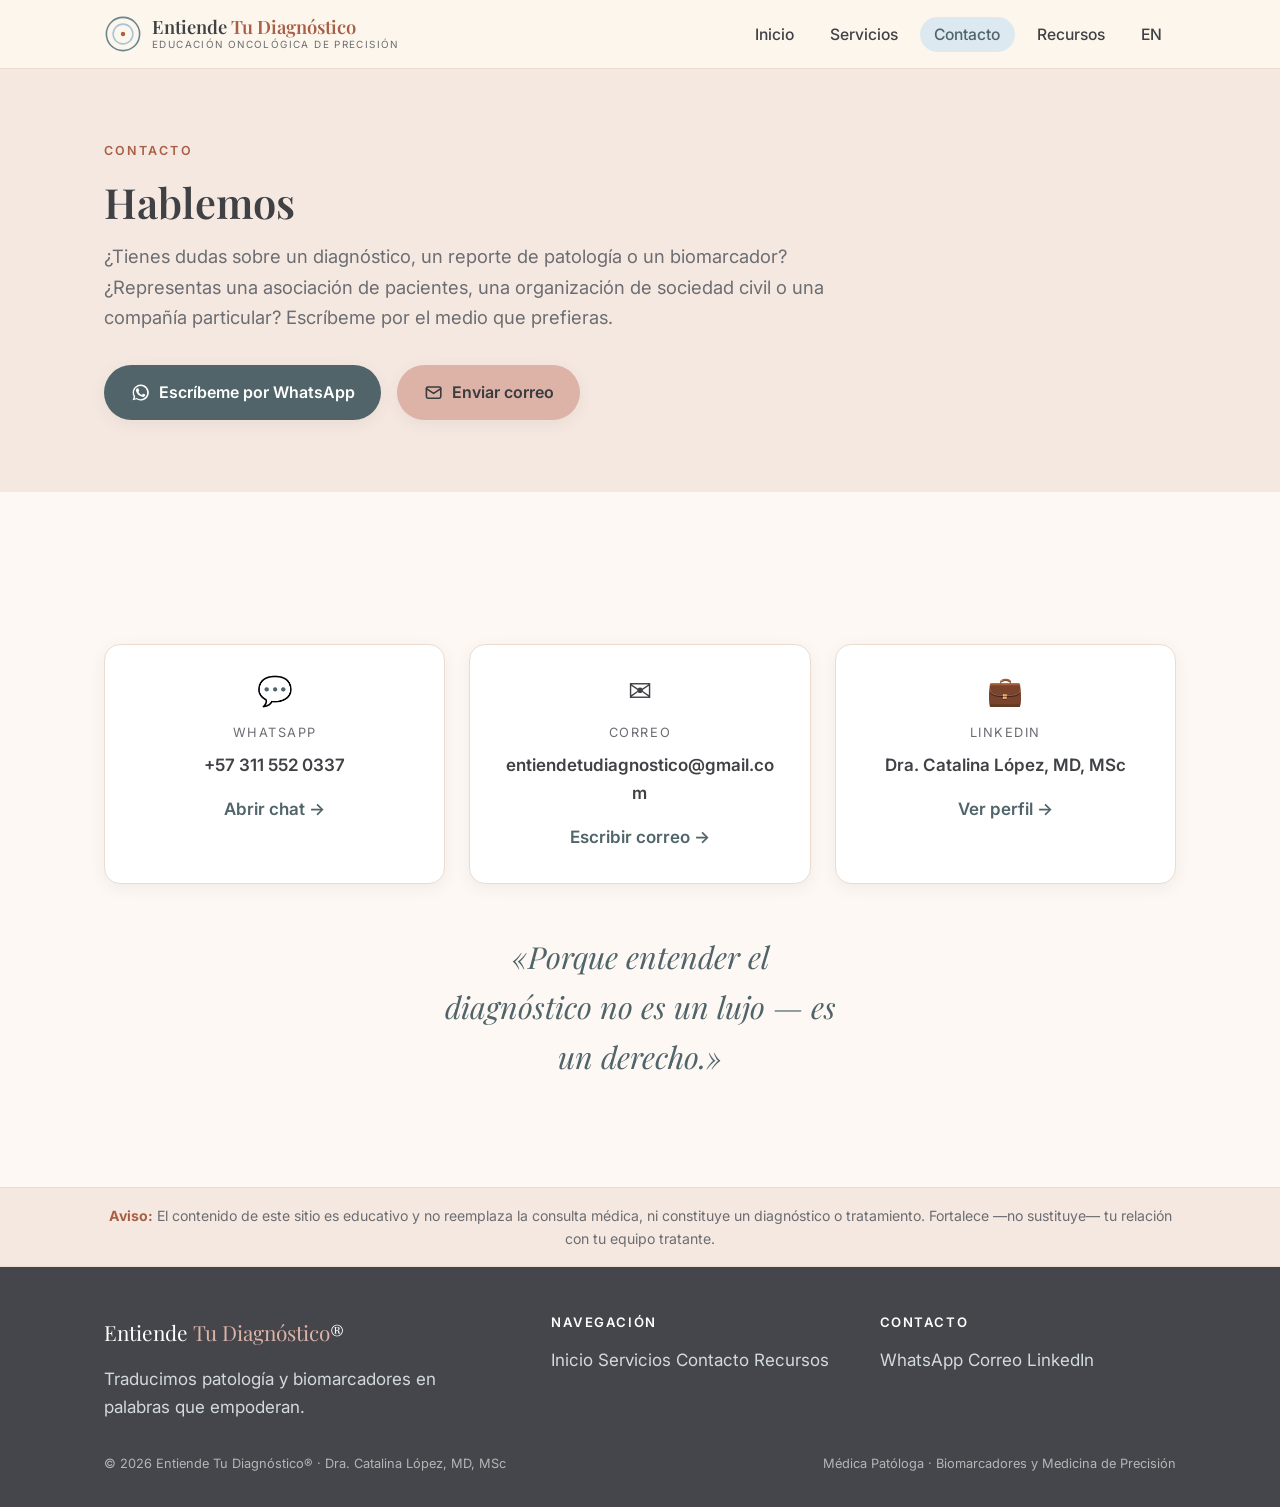
<file: contacto.html>
<!DOCTYPE html>
<html lang="es">
<head>
  <meta charset="UTF-8">
  <meta name="viewport" content="width=device-width, initial-scale=1.0">
  <title>Contacto — Entiende Tu Diagnóstico®</title>
  <meta name="description" content="Habla con la Dra. Catalina López por WhatsApp o correo. Educación oncológica de precisión para pacientes y familias.">
  <meta property="og:type" content="website">
  <meta property="og:title" content="Contacto — Entiende Tu Diagnóstico®">
  <meta property="og:description" content="Escríbeme por WhatsApp o correo. Hagamos juntos la diferencia.">

  <link rel="alternate" hreflang="es" href="contacto.html">
  <link rel="alternate" hreflang="en" href="en/contact.html">
  <link rel="alternate" hreflang="x-default" href="contacto.html">

  <link rel="icon" href="favicon.svg" type="image/svg+xml">
  <link rel="preconnect" href="https://fonts.googleapis.com">
  <link rel="preconnect" href="https://fonts.gstatic.com" crossorigin>
  <link href="https://fonts.googleapis.com/css2?family=Playfair+Display:ital,wght@0,500;0,600;1,500&family=Inter:wght@400;500;600&display=swap" rel="stylesheet">
  <link rel="stylesheet" href="styles.css">
</head>
<body>

  <header class="site-header">
    <nav class="container nav" aria-label="Principal">
      <a class="brand" href="index.html">
        <svg class="brand__mark" width="38" height="38" viewBox="0 0 96 96" aria-hidden="true">
          <circle cx="48" cy="48" r="42" fill="none" stroke="#6b858c" stroke-width="4"/>
          <circle cx="48" cy="48" r="25" fill="none" stroke="#a8c5d9" stroke-width="4"/>
          <circle cx="48" cy="48" r="5.5" fill="#a95f45"/>
        </svg>
        <span class="brand__text">
          <span class="brand__name">Entiende <em>Tu Diagnóstico</em></span>
          <span class="brand__tag">Educación oncológica de precisión</span>
        </span>
      </a>
      <button class="nav__toggle" aria-label="Abrir menú" aria-expanded="false" aria-controls="nav-list">
        <svg viewBox="0 0 24 24" fill="none" stroke="currentColor" stroke-width="2" stroke-linecap="round" aria-hidden="true"><line x1="4" y1="7" x2="20" y2="7"/><line x1="4" y1="12" x2="20" y2="12"/><line x1="4" y1="17" x2="20" y2="17"/></svg>
      </button>
      <ul class="nav__list" id="nav-list">
        <li><a class="nav__link" href="index.html">Inicio</a></li>
        <li><a class="nav__link" href="servicios.html">Servicios</a></li>
        <li><a class="nav__link" href="contacto.html" aria-current="page">Contacto</a></li>
        <li><a class="nav__link" href="recursos.html">Recursos</a></li>
        <li><a class="nav__link" href="en/contact.html">EN</a></li>
      </ul>
    </nav>
  </header>

  <main>
    <section class="section section--tight section--cream2">
      <div class="container">
        <p class="eyebrow">Contacto</p>
        <h1 class="section-title">Hablemos</h1>
        <p class="lead">¿Tienes dudas sobre un diagnóstico, un reporte de patología o un biomarcador? ¿Representas una asociación de pacientes, una organización de sociedad civil o una compañía particular? Escríbeme por el medio que prefieras.</p>
        <div class="contact-cta" style="justify-content:flex-start">
          <a class="btn btn--whatsapp" href="https://wa.me/573115520337?text=Hola%20Dra.%20Catalina%2C%20me%20gustar%C3%ADa%20saber%20m%C3%A1s%20sobre%20Entiende%20Tu%20Diagn%C3%B3stico." target="_blank" rel="noopener">
            <svg class="btn__icon" viewBox="0 0 24 24" fill="currentColor" aria-hidden="true"><path d="M17.5 14.4c-.3-.1-1.7-.8-2-.9-.3-.1-.5-.1-.7.1-.2.3-.7.9-.9 1.1-.2.2-.3.2-.6.1-.3-.1-1.2-.5-2.3-1.4-.9-.8-1.4-1.7-1.6-2-.2-.3 0-.5.1-.6l.4-.5c.1-.2.2-.3.3-.5.1-.2 0-.4 0-.5 0-.1-.7-1.6-.9-2.2-.2-.6-.5-.5-.7-.5h-.6c-.2 0-.5.1-.8.4-.3.3-1 1-1 2.4s1 2.8 1.2 3c.1.2 2 3.1 4.9 4.3.7.3 1.2.5 1.6.6.7.2 1.3.2 1.8.1.6-.1 1.7-.7 1.9-1.3.2-.6.2-1.2.2-1.3-.1-.1-.3-.2-.6-.3zM12 2a10 10 0 0 0-8.6 15l-1.3 4.7 4.8-1.3A10 10 0 1 0 12 2zm0 18.2c-1.5 0-3-.4-4.3-1.2l-.3-.2-2.9.8.8-2.8-.2-.3A8.2 8.2 0 1 1 12 20.2z"/></svg>
            Escríbeme por WhatsApp
          </a>
          <a class="btn btn--mail" href="mailto:entiendetudiagnostico@gmail.com?subject=Consulta%20-%20Entiende%20Tu%20Diagn%C3%B3stico">
            <svg class="btn__icon" viewBox="0 0 24 24" fill="none" stroke="currentColor" stroke-width="2" stroke-linecap="round" stroke-linejoin="round" aria-hidden="true"><rect x="3" y="5" width="18" height="14" rx="2"/><path d="m3 7 9 6 9-6"/></svg>
            Enviar correo
          </a>
        </div>
      </div>
    </section>

    <section class="section">
      <div class="container">
        <div class="contact-methods">
          <div class="contact-card">
            <div class="card__icon" aria-hidden="true">💬</div>
            <div class="contact-card__label">WhatsApp</div>
            <div class="contact-card__value">+57 311 552 0337</div>
            <a class="card__cta" href="https://wa.me/573115520337" target="_blank" rel="noopener">Abrir chat →</a>
          </div>
          <div class="contact-card">
            <div class="card__icon" aria-hidden="true">✉️</div>
            <div class="contact-card__label">Correo</div>
            <div class="contact-card__value">entiendetudiagnostico@gmail.com</div>
            <a class="card__cta" href="mailto:entiendetudiagnostico@gmail.com">Escribir correo →</a>
          </div>
          <div class="contact-card">
            <div class="card__icon" aria-hidden="true">💼</div>
            <div class="contact-card__label">LinkedIn</div>
            <div class="contact-card__value">Dra. Catalina López, MD, MSc</div>
            <a class="card__cta" href="https://www.linkedin.com/in/catalina-l%C3%B3pez-md" target="_blank" rel="noopener">Ver perfil →</a>
          </div>
        </div>

        <p class="quote-close">«Porque entender el diagnóstico no es un lujo — es un derecho.»</p>
      </div>
    </section>
  </main>

  <aside class="medical-note">
    <div class="container">
      <p><strong>Aviso:</strong> El contenido de este sitio es educativo y no reemplaza la consulta médica, ni constituye un diagnóstico o tratamiento. Fortalece —no sustituye— tu relación con tu equipo tratante.</p>
    </div>
  </aside>

  <footer class="site-footer">
    <div class="container footer__grid">
      <div>
        <div class="footer__brand-name">Entiende <em>Tu Diagnóstico</em>®</div>
        <p class="mt-2 maxw-short">Traducimos patología y biomarcadores en palabras que empoderan.</p>
      </div>
      <div>
        <h4>Navegación</h4>
        <a href="index.html">Inicio</a>
        <a href="servicios.html">Servicios</a>
        <a href="contacto.html">Contacto</a>
        <a href="recursos.html">Recursos</a>
      </div>
      <div>
        <h4>Contacto</h4>
        <a href="https://wa.me/573115520337" target="_blank" rel="noopener">WhatsApp</a>
        <a href="mailto:entiendetudiagnostico@gmail.com">Correo</a>
        <a href="https://www.linkedin.com/in/catalina-l%C3%B3pez-md" target="_blank" rel="noopener">LinkedIn</a>
      </div>
      <div class="footer__bottom">
        <span>© 2026 Entiende Tu Diagnóstico® · Dra. Catalina López, MD, MSc</span>
        <span>Médica Patóloga · Biomarcadores y Medicina de Precisión</span>
      </div>
    </div>
  </footer>

  <script src="menu.js"></script>
</body>
</html>
</file>
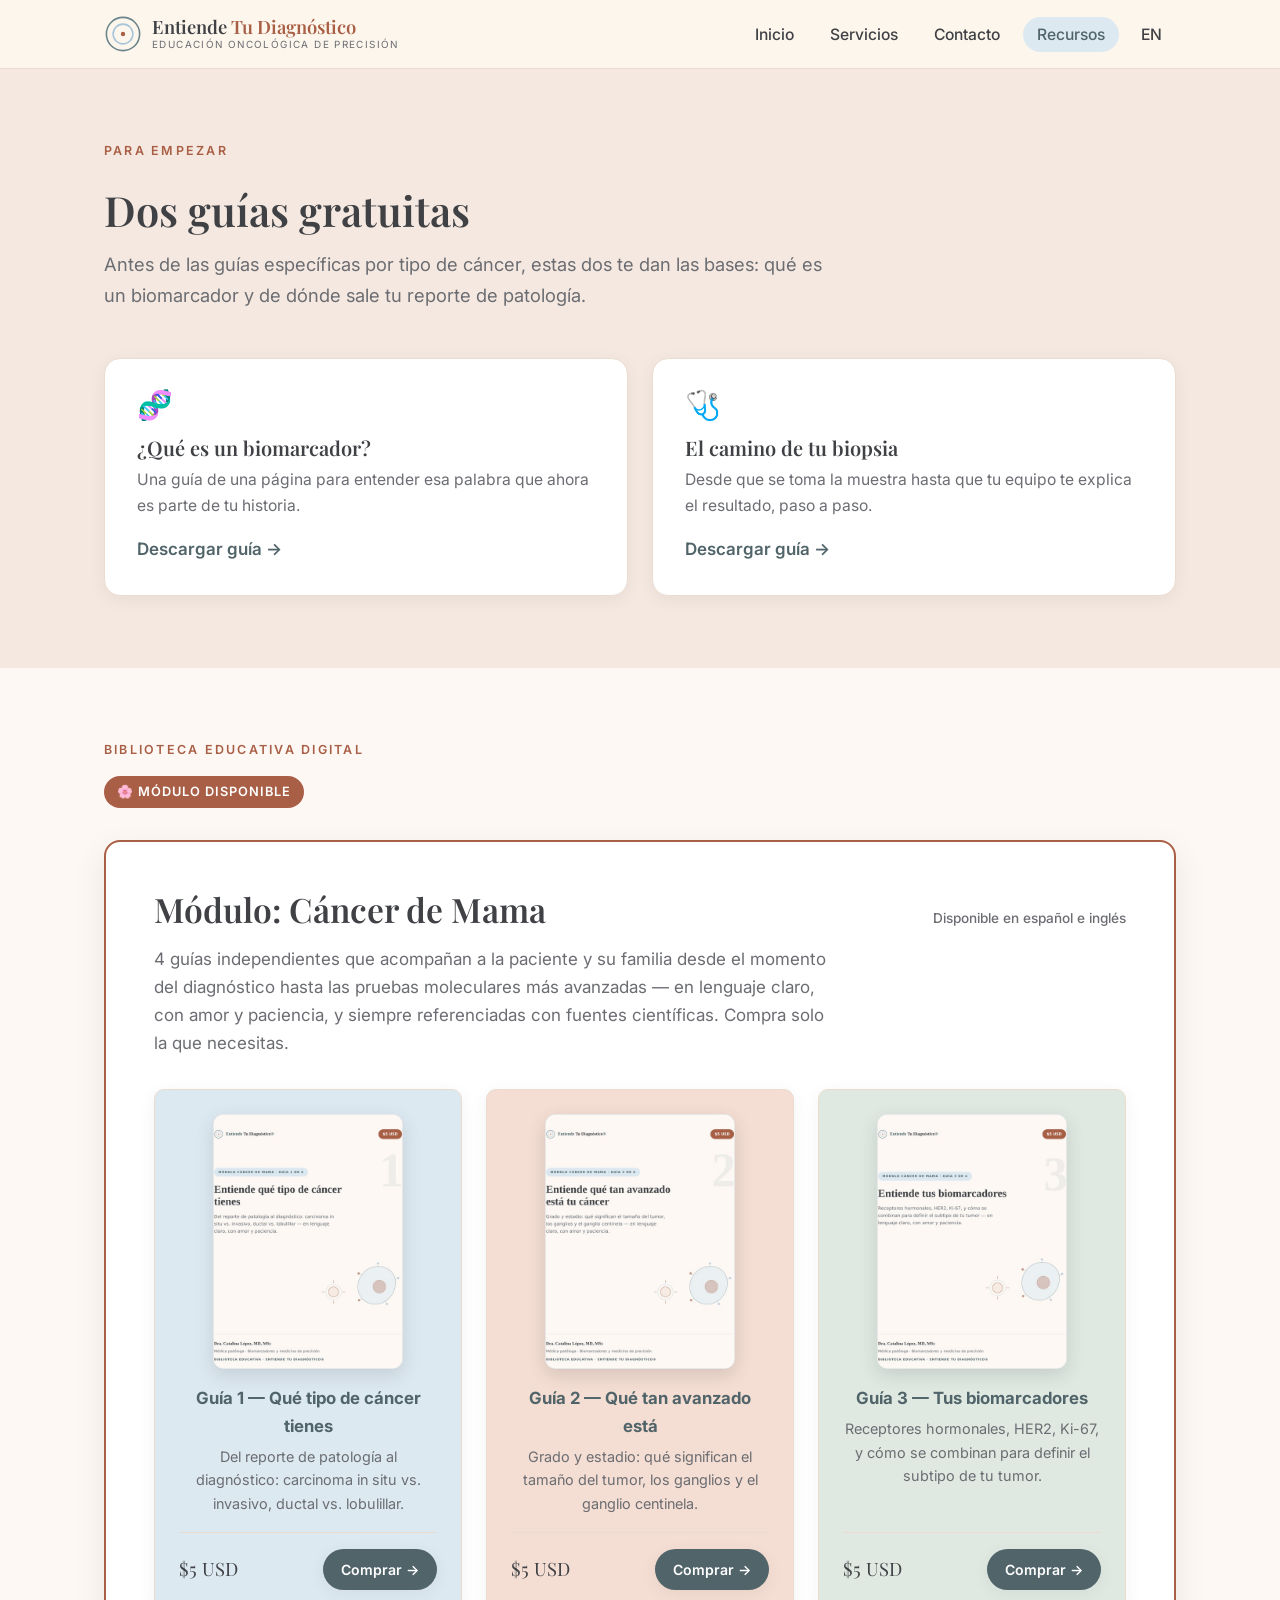
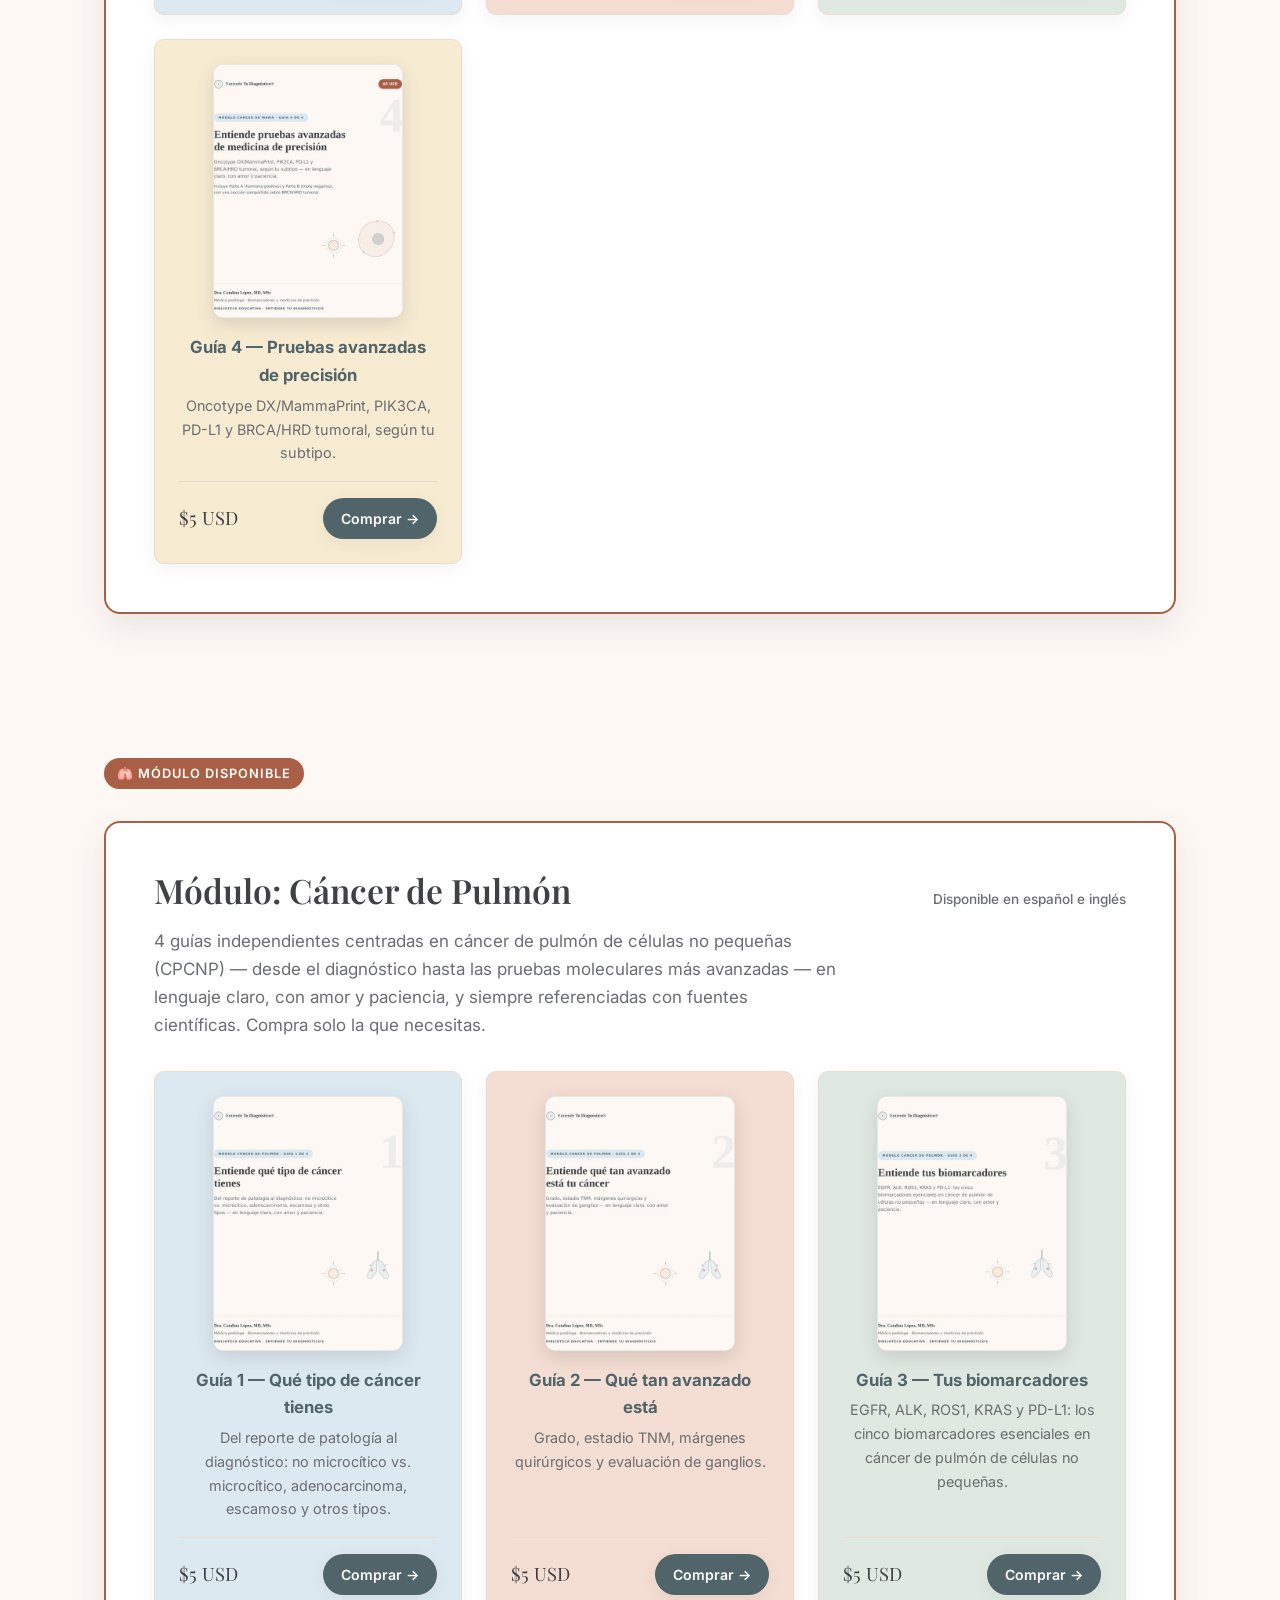
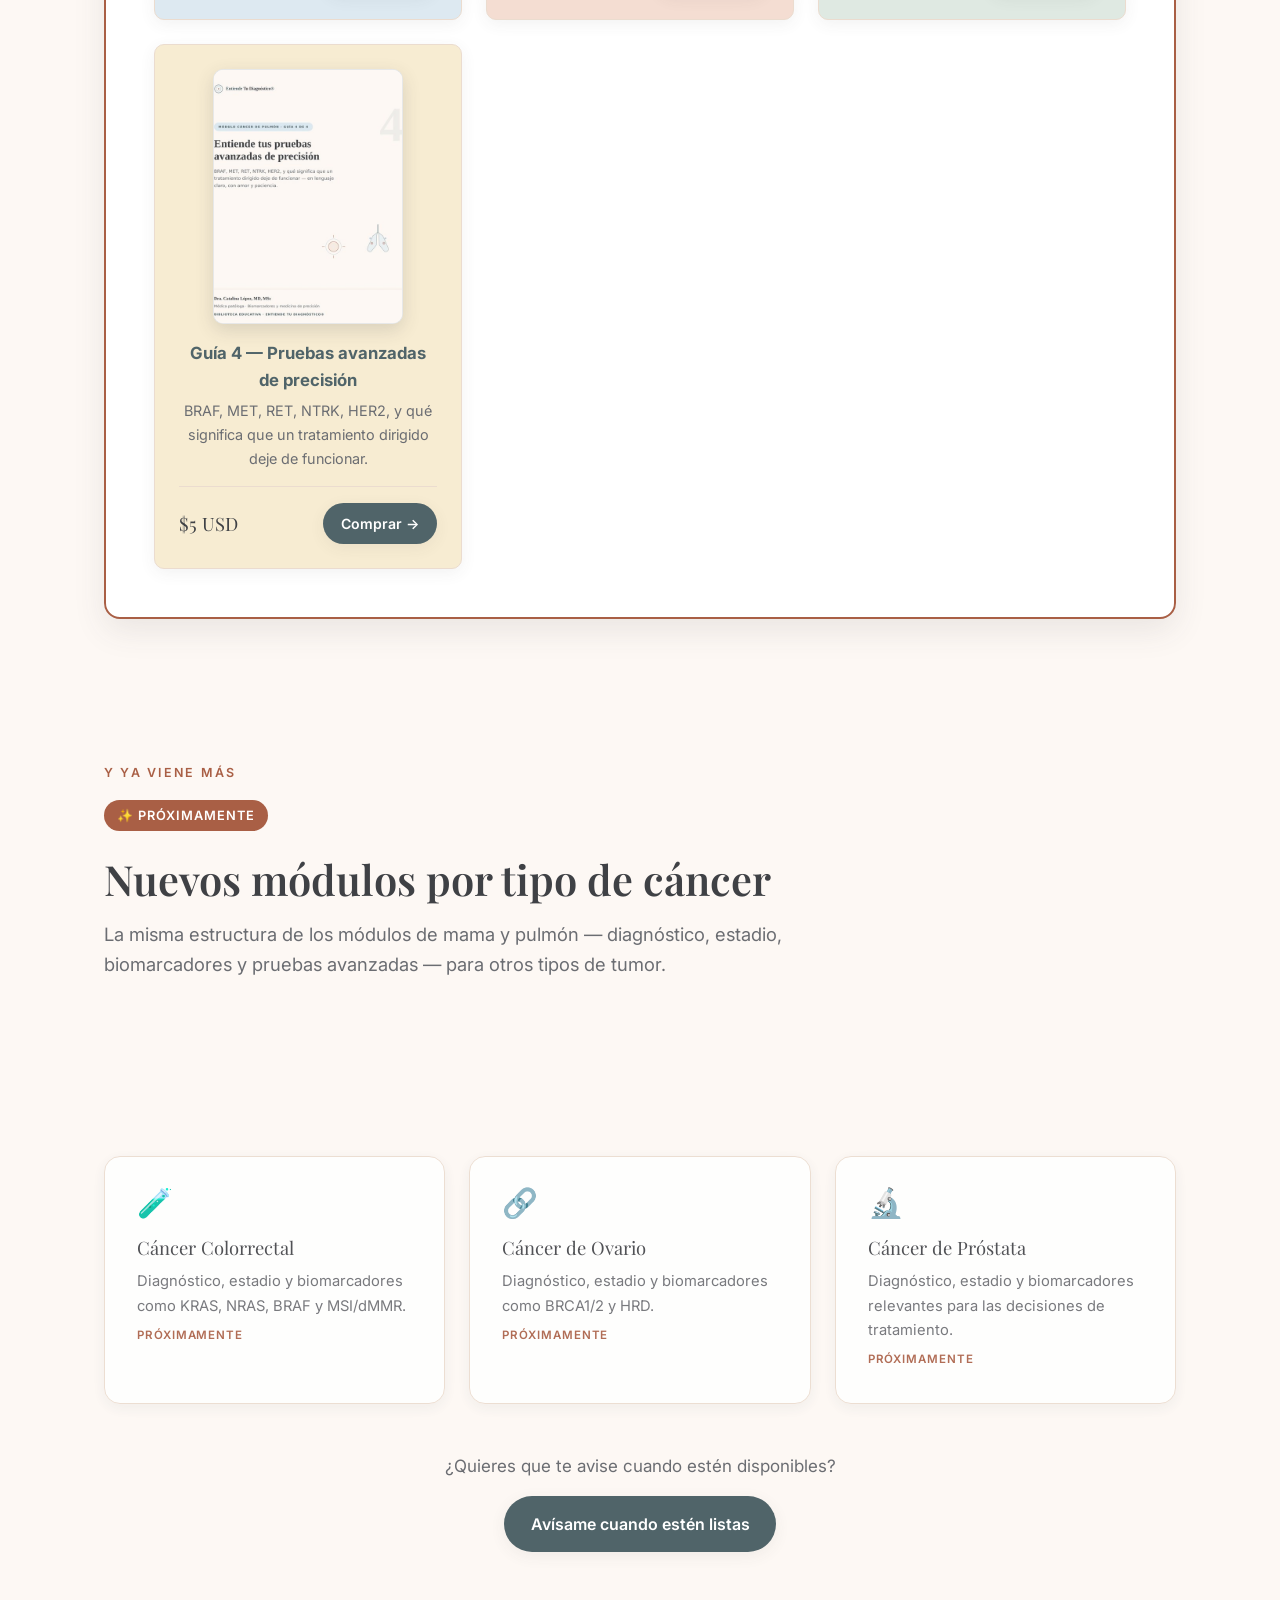
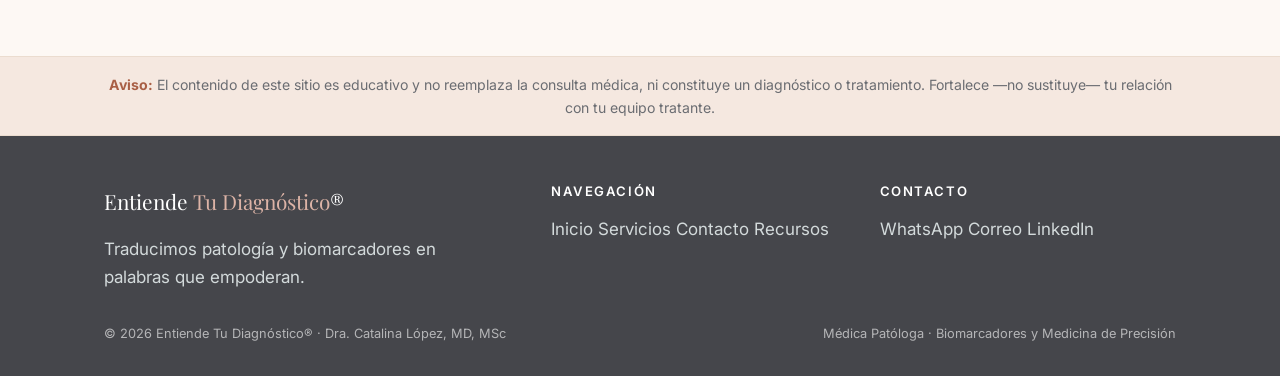
<file: recursos.html>
<!DOCTYPE html>
<html lang="es">
<head>
  <meta charset="UTF-8">
  <meta name="viewport" content="width=device-width, initial-scale=1.0">
  <title>Recursos — Entiende Tu Diagnóstico®</title>
  <meta name="description" content="Biblioteca Educativa Digital: guías claras sobre patología, biomarcadores y medicina de precisión, organizadas por tipo de cáncer. Módulos de cáncer de mama y cáncer de pulmón ya disponibles.">
  <meta property="og:type" content="website">
  <meta property="og:title" content="Recursos — Entiende Tu Diagnóstico®">
  <meta property="og:description" content="Módulos de cáncer de mama y cáncer de pulmón disponibles: diagnóstico, estadio, biomarcadores y pruebas avanzadas. Más tipos de cáncer, próximamente.">

  <link rel="alternate" hreflang="es" href="recursos.html">
  <link rel="alternate" hreflang="en" href="en/resources.html">
  <link rel="alternate" hreflang="x-default" href="recursos.html">

  <link rel="icon" href="favicon.svg" type="image/svg+xml">
  <link rel="preconnect" href="https://fonts.googleapis.com">
  <link rel="preconnect" href="https://fonts.gstatic.com" crossorigin>
  <link href="https://fonts.googleapis.com/css2?family=Playfair+Display:ital,wght@0,500;0,600;1,500&family=Inter:wght@400;500;600&display=swap" rel="stylesheet">
  <link rel="stylesheet" href="styles.css">
</head>
<body>

  <header class="site-header">
    <nav class="container nav" aria-label="Principal">
      <a class="brand" href="index.html">
        <svg class="brand__mark" width="38" height="38" viewBox="0 0 96 96" aria-hidden="true">
          <circle cx="48" cy="48" r="42" fill="none" stroke="#6b858c" stroke-width="4"/>
          <circle cx="48" cy="48" r="25" fill="none" stroke="#a8c5d9" stroke-width="4"/>
          <circle cx="48" cy="48" r="5.5" fill="#a95f45"/>
        </svg>
        <span class="brand__text">
          <span class="brand__name">Entiende <em>Tu Diagnóstico</em></span>
          <span class="brand__tag">Educación oncológica de precisión</span>
        </span>
      </a>
      <button class="nav__toggle" aria-label="Abrir menú" aria-expanded="false" aria-controls="nav-list">
        <svg viewBox="0 0 24 24" fill="none" stroke="currentColor" stroke-width="2" stroke-linecap="round" aria-hidden="true"><line x1="4" y1="7" x2="20" y2="7"/><line x1="4" y1="12" x2="20" y2="12"/><line x1="4" y1="17" x2="20" y2="17"/></svg>
      </button>
      <ul class="nav__list" id="nav-list">
        <li><a class="nav__link" href="index.html">Inicio</a></li>
        <li><a class="nav__link" href="servicios.html">Servicios</a></li>
        <li><a class="nav__link" href="contacto.html">Contacto</a></li>
        <li><a class="nav__link" href="recursos.html" aria-current="page">Recursos</a></li>
        <li><a class="nav__link" href="en/resources.html">EN</a></li>
      </ul>
    </nav>
  </header>

  <main>
    <section class="section section--tight section--cream2">
      <div class="container">
        <p class="eyebrow">Para empezar</p>
        <h1 class="section-title mt-3">Dos guías gratuitas</h1>
        <p class="lead">Antes de las guías específicas por tipo de cáncer, estas dos te dan las bases: qué es un biomarcador y de dónde sale tu reporte de patología.</p>
        <div class="cards cards--2 mt-5">
          <article class="card card--hover">
            <div class="card__icon" aria-hidden="true">🧬</div>
            <h3 class="card__title">¿Qué es un biomarcador?</h3>
            <p class="card__text">Una guía de una página para entender esa palabra que ahora es parte de tu historia.</p>
            <a class="card__cta" href="infografia-biomarcador.pdf" target="_blank" rel="noopener">Descargar guía →</a>
          </article>
          <article class="card card--hover">
            <div class="card__icon" aria-hidden="true">🩺</div>
            <h3 class="card__title">El camino de tu biopsia</h3>
            <p class="card__text">Desde que se toma la muestra hasta que tu equipo te explica el resultado, paso a paso.</p>
            <a class="card__cta" href="infografia-biopsia.pdf" target="_blank" rel="noopener">Descargar guía →</a>
          </article>
        </div>
      </div>
    </section>

    <section class="section section--tight">
      <div class="container">
        <p class="eyebrow">Biblioteca Educativa Digital</p>
        <span class="badge">🌸 Módulo disponible</span>
        <article class="module-featured mt-4">
          <div class="module-featured__top">
            <h2 class="module-featured__title">Módulo: Cáncer de Mama</h2>
            <span class="module-featured__lang">Disponible en español e inglés</span>
          </div>
          <p class="module-featured__text">4 guías independientes que acompañan a la paciente y su familia desde el momento del diagnóstico hasta las pruebas moleculares más avanzadas — en lenguaje claro, con amor y paciencia, y siempre referenciadas con fuentes científicas. Compra solo la que necesitas.</p>
          <div class="module-featured__guides">
            <div class="module-featured__guide-row">
              <div class="module-featured__guide-info">
                <img class="module-featured__guide-cover" src="portada-guia-1.jpg" alt="Portada de la Guía 1 — Qué tipo de cáncer tienes" loading="lazy" width="240" height="322">
                <div class="module-featured__guide-copy">
                  <div class="module-featured__guide-name">Guía 1 — Qué tipo de cáncer tienes</div>
                  <p class="module-featured__guide-desc">Del reporte de patología al diagnóstico: carcinoma in situ vs. invasivo, ductal vs. lobulillar.</p>
                </div>
              </div>
              <div class="module-featured__guide-buy">
                <span class="module-featured__guide-price">$5 USD</span>
                <a class="btn btn--primary btn--sm" href="https://pay.hotmart.com/M107134457R" target="_blank" rel="noopener">Comprar →</a>
              </div>
            </div>
            <div class="module-featured__guide-row">
              <div class="module-featured__guide-info">
                <img class="module-featured__guide-cover" src="portada-guia-2.jpg" alt="Portada de la Guía 2 — Qué tan avanzado está" loading="lazy" width="240" height="322">
                <div class="module-featured__guide-copy">
                  <div class="module-featured__guide-name">Guía 2 — Qué tan avanzado está</div>
                  <p class="module-featured__guide-desc">Grado y estadio: qué significan el tamaño del tumor, los ganglios y el ganglio centinela.</p>
                </div>
              </div>
              <div class="module-featured__guide-buy">
                <span class="module-featured__guide-price">$5 USD</span>
                <a class="btn btn--primary btn--sm" href="https://pay.hotmart.com/V107134527P" target="_blank" rel="noopener">Comprar →</a>
              </div>
            </div>
            <div class="module-featured__guide-row">
              <div class="module-featured__guide-info">
                <img class="module-featured__guide-cover" src="portada-guia-3.jpg" alt="Portada de la Guía 3 — Tus biomarcadores" loading="lazy" width="240" height="322">
                <div class="module-featured__guide-copy">
                  <div class="module-featured__guide-name">Guía 3 — Tus biomarcadores</div>
                  <p class="module-featured__guide-desc">Receptores hormonales, HER2, Ki-67, y cómo se combinan para definir el subtipo de tu tumor.</p>
                </div>
              </div>
              <div class="module-featured__guide-buy">
                <span class="module-featured__guide-price">$5 USD</span>
                <a class="btn btn--primary btn--sm" href="https://pay.hotmart.com/H107134636K" target="_blank" rel="noopener">Comprar →</a>
              </div>
            </div>
            <div class="module-featured__guide-row">
              <div class="module-featured__guide-info">
                <img class="module-featured__guide-cover" src="portada-guia-4.jpg" alt="Portada de la Guía 4 — Pruebas avanzadas de precisión" loading="lazy" width="240" height="322">
                <div class="module-featured__guide-copy">
                  <div class="module-featured__guide-name">Guía 4 — Pruebas avanzadas de precisión</div>
                  <p class="module-featured__guide-desc">Oncotype DX/MammaPrint, PIK3CA, PD-L1 y BRCA/HRD tumoral, según tu subtipo.</p>
                </div>
              </div>
              <div class="module-featured__guide-buy">
                <span class="module-featured__guide-price">$5 USD</span>
                <a class="btn btn--primary btn--sm" href="https://pay.hotmart.com/W107134675X" target="_blank" rel="noopener">Comprar →</a>
              </div>
            </div>
          </div>
        </article>
      </div>
    </section>

    <section class="section section--tight">
      <div class="container">
        <span class="badge">🫁 Módulo disponible</span>
        <article class="module-featured mt-4">
          <div class="module-featured__top">
            <h2 class="module-featured__title">Módulo: Cáncer de Pulmón</h2>
            <span class="module-featured__lang">Disponible en español e inglés</span>
          </div>
          <p class="module-featured__text">4 guías independientes centradas en cáncer de pulmón de células no pequeñas (CPCNP) — desde el diagnóstico hasta las pruebas moleculares más avanzadas — en lenguaje claro, con amor y paciencia, y siempre referenciadas con fuentes científicas. Compra solo la que necesitas.</p>
          <div class="module-featured__guides">
            <div class="module-featured__guide-row">
              <div class="module-featured__guide-info">
                <img class="module-featured__guide-cover" src="portada-guia-pulmon-1.jpg" alt="Portada de la Guía 1 — Qué tipo de cáncer tienes (pulmón)" loading="lazy" width="240" height="322">
                <div class="module-featured__guide-copy">
                  <div class="module-featured__guide-name">Guía 1 — Qué tipo de cáncer tienes</div>
                  <p class="module-featured__guide-desc">Del reporte de patología al diagnóstico: no microcítico vs. microcítico, adenocarcinoma, escamoso y otros tipos.</p>
                </div>
              </div>
              <div class="module-featured__guide-buy">
                <span class="module-featured__guide-price">$5 USD</span>
                <a class="btn btn--primary btn--sm" href="https://pay.hotmart.com/T107168669J" target="_blank" rel="noopener">Comprar →</a>
              </div>
            </div>
            <div class="module-featured__guide-row">
              <div class="module-featured__guide-info">
                <img class="module-featured__guide-cover" src="portada-guia-pulmon-2.jpg" alt="Portada de la Guía 2 — Qué tan avanzado está (pulmón)" loading="lazy" width="240" height="322">
                <div class="module-featured__guide-copy">
                  <div class="module-featured__guide-name">Guía 2 — Qué tan avanzado está</div>
                  <p class="module-featured__guide-desc">Grado, estadio TNM, márgenes quirúrgicos y evaluación de ganglios.</p>
                </div>
              </div>
              <div class="module-featured__guide-buy">
                <span class="module-featured__guide-price">$5 USD</span>
                <a class="btn btn--primary btn--sm" href="https://pay.hotmart.com/S107249987Q" target="_blank" rel="noopener">Comprar →</a>
              </div>
            </div>
            <div class="module-featured__guide-row">
              <div class="module-featured__guide-info">
                <img class="module-featured__guide-cover" src="portada-guia-pulmon-3.jpg" alt="Portada de la Guía 3 — Tus biomarcadores (pulmón)" loading="lazy" width="240" height="322">
                <div class="module-featured__guide-copy">
                  <div class="module-featured__guide-name">Guía 3 — Tus biomarcadores</div>
                  <p class="module-featured__guide-desc">EGFR, ALK, ROS1, KRAS y PD-L1: los cinco biomarcadores esenciales en cáncer de pulmón de células no pequeñas.</p>
                </div>
              </div>
              <div class="module-featured__guide-buy">
                <span class="module-featured__guide-price">$5 USD</span>
                <a class="btn btn--primary btn--sm" href="https://pay.hotmart.com/N107250047J" target="_blank" rel="noopener">Comprar →</a>
              </div>
            </div>
            <div class="module-featured__guide-row">
              <div class="module-featured__guide-info">
                <img class="module-featured__guide-cover" src="portada-guia-pulmon-4.jpg" alt="Portada de la Guía 4 — Pruebas avanzadas de precisión (pulmón)" loading="lazy" width="240" height="322">
                <div class="module-featured__guide-copy">
                  <div class="module-featured__guide-name">Guía 4 — Pruebas avanzadas de precisión</div>
                  <p class="module-featured__guide-desc">BRAF, MET, RET, NTRK, HER2, y qué significa que un tratamiento dirigido deje de funcionar.</p>
                </div>
              </div>
              <div class="module-featured__guide-buy">
                <span class="module-featured__guide-price">$5 USD</span>
                <a class="btn btn--primary btn--sm" href="https://pay.hotmart.com/T107250129E" target="_blank" rel="noopener">Comprar →</a>
              </div>
            </div>
          </div>
        </article>
      </div>
    </section>

    <section class="section section--tight">
      <div class="container">
        <p class="eyebrow">Y ya viene más</p>
        <span class="badge">✨ Próximamente</span>
        <h2 class="section-title mt-3">Nuevos módulos por tipo de cáncer</h2>
        <p class="lead">La misma estructura de los módulos de mama y pulmón — diagnóstico, estadio, biomarcadores y pruebas avanzadas — para otros tipos de tumor.</p>
      </div>
    </section>

    <section class="section">
      <div class="container">
        <div class="cards cards--3">
          <article class="module-card">
            <div class="card__icon" aria-hidden="true">🧪</div>
            <div class="module-card__topic">Cáncer Colorrectal</div>
            <p class="module-card__text">Diagnóstico, estadio y biomarcadores como KRAS, NRAS, BRAF y MSI/dMMR.</p>
            <span class="module-card__tag">Próximamente</span>
          </article>
          <article class="module-card">
            <div class="card__icon" aria-hidden="true">🔗</div>
            <div class="module-card__topic">Cáncer de Ovario</div>
            <p class="module-card__text">Diagnóstico, estadio y biomarcadores como BRCA1/2 y HRD.</p>
            <span class="module-card__tag">Próximamente</span>
          </article>
          <article class="module-card">
            <div class="card__icon" aria-hidden="true">🔬</div>
            <div class="module-card__topic">Cáncer de Próstata</div>
            <p class="module-card__text">Diagnóstico, estadio y biomarcadores relevantes para las decisiones de tratamiento.</p>
            <span class="module-card__tag">Próximamente</span>
          </article>
        </div>

        <div class="center mt-5">
          <p class="muted">¿Quieres que te avise cuando estén disponibles?</p>
          <a class="btn btn--primary mt-2" href="contacto.html">Avísame cuando estén listas</a>
        </div>
      </div>
    </section>
  </main>

  <aside class="medical-note">
    <div class="container">
      <p><strong>Aviso:</strong> El contenido de este sitio es educativo y no reemplaza la consulta médica, ni constituye un diagnóstico o tratamiento. Fortalece —no sustituye— tu relación con tu equipo tratante.</p>
    </div>
  </aside>

  <footer class="site-footer">
    <div class="container footer__grid">
      <div>
        <div class="footer__brand-name">Entiende <em>Tu Diagnóstico</em>®</div>
        <p class="mt-2 maxw-short">Traducimos patología y biomarcadores en palabras que empoderan.</p>
      </div>
      <div>
        <h4>Navegación</h4>
        <a href="index.html">Inicio</a>
        <a href="servicios.html">Servicios</a>
        <a href="contacto.html">Contacto</a>
        <a href="recursos.html">Recursos</a>
      </div>
      <div>
        <h4>Contacto</h4>
        <a href="https://wa.me/573115520337" target="_blank" rel="noopener">WhatsApp</a>
        <a href="mailto:entiendetudiagnostico@gmail.com">Correo</a>
        <a href="https://www.linkedin.com/in/catalina-l%C3%B3pez-md" target="_blank" rel="noopener">LinkedIn</a>
      </div>
      <div class="footer__bottom">
        <span>© 2026 Entiende Tu Diagnóstico® · Dra. Catalina López, MD, MSc</span>
        <span>Médica Patóloga · Biomarcadores y Medicina de Precisión</span>
      </div>
    </div>
  </footer>

  <script src="menu.js"></script>
</body>
</html>
</file>
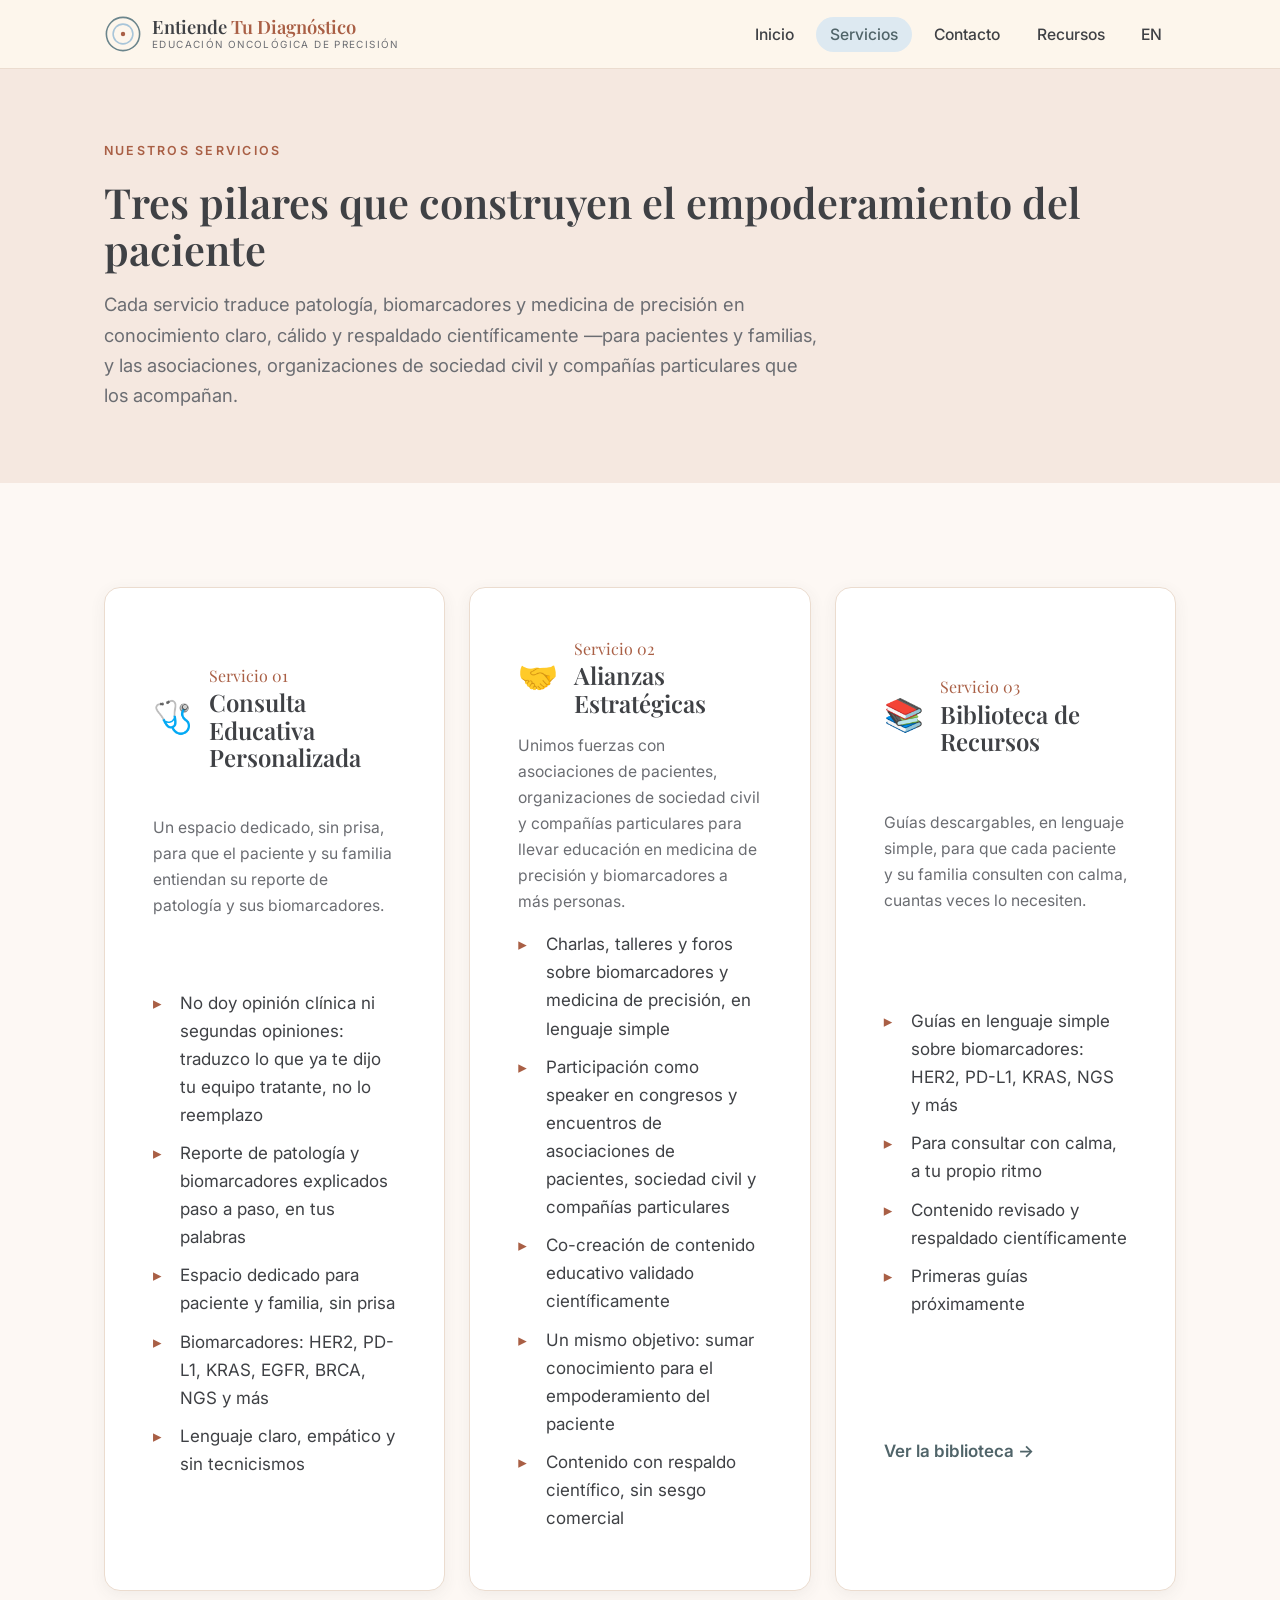
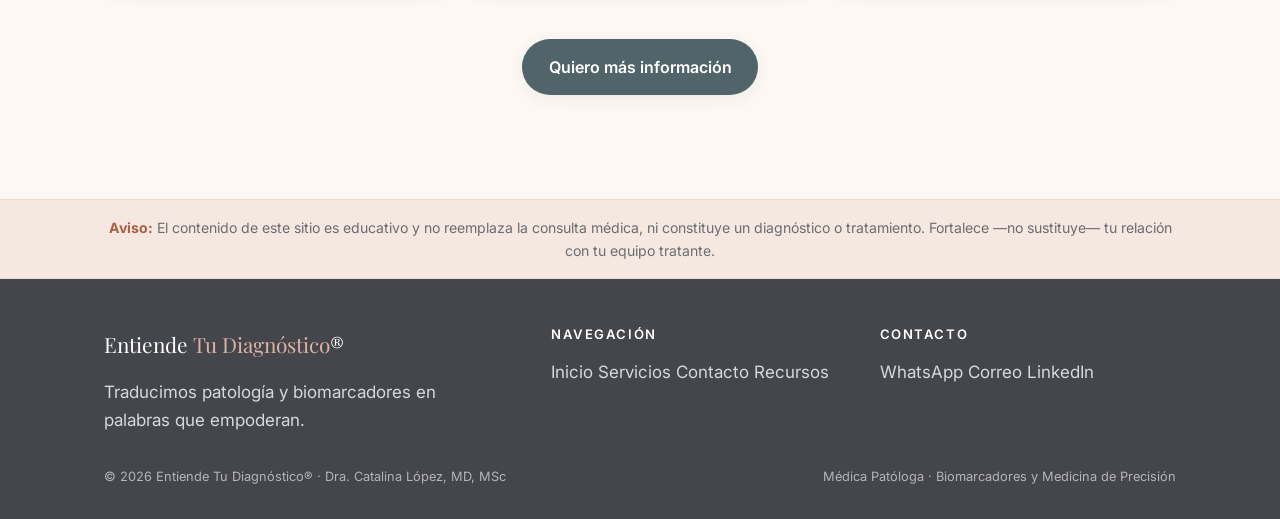
<file: servicios.html>
<!DOCTYPE html>
<html lang="es">
<head>
  <meta charset="UTF-8">
  <meta name="viewport" content="width=device-width, initial-scale=1.0">
  <title>Servicios — Entiende Tu Diagnóstico®</title>
  <meta name="description" content="Tres pilares de educación oncológica de precisión: consulta educativa personalizada, alianzas estratégicas con asociaciones de pacientes, sociedad civil y compañías particulares, y programas de educación.">
  <meta property="og:type" content="website">
  <meta property="og:title" content="Servicios — Entiende Tu Diagnóstico®">
  <meta property="og:description" content="Tres pilares que construyen el empoderamiento del paciente oncológico.">

  <link rel="alternate" hreflang="es" href="servicios.html">
  <link rel="alternate" hreflang="en" href="en/services.html">
  <link rel="alternate" hreflang="x-default" href="servicios.html">

  <link rel="icon" href="favicon.svg" type="image/svg+xml">
  <link rel="preconnect" href="https://fonts.googleapis.com">
  <link rel="preconnect" href="https://fonts.gstatic.com" crossorigin>
  <link href="https://fonts.googleapis.com/css2?family=Playfair+Display:ital,wght@0,500;0,600;1,500&family=Inter:wght@400;500;600&display=swap" rel="stylesheet">
  <link rel="stylesheet" href="styles.css">
</head>
<body>

  <header class="site-header">
    <nav class="container nav" aria-label="Principal">
      <a class="brand" href="index.html">
        <svg class="brand__mark" width="38" height="38" viewBox="0 0 96 96" aria-hidden="true">
          <circle cx="48" cy="48" r="42" fill="none" stroke="#6b858c" stroke-width="4"/>
          <circle cx="48" cy="48" r="25" fill="none" stroke="#a8c5d9" stroke-width="4"/>
          <circle cx="48" cy="48" r="5.5" fill="#a95f45"/>
        </svg>
        <span class="brand__text">
          <span class="brand__name">Entiende <em>Tu Diagnóstico</em></span>
          <span class="brand__tag">Educación oncológica de precisión</span>
        </span>
      </a>
      <button class="nav__toggle" aria-label="Abrir menú" aria-expanded="false" aria-controls="nav-list">
        <svg viewBox="0 0 24 24" fill="none" stroke="currentColor" stroke-width="2" stroke-linecap="round" aria-hidden="true"><line x1="4" y1="7" x2="20" y2="7"/><line x1="4" y1="12" x2="20" y2="12"/><line x1="4" y1="17" x2="20" y2="17"/></svg>
      </button>
      <ul class="nav__list" id="nav-list">
        <li><a class="nav__link" href="index.html">Inicio</a></li>
        <li><a class="nav__link" href="servicios.html" aria-current="page">Servicios</a></li>
        <li><a class="nav__link" href="contacto.html">Contacto</a></li>
        <li><a class="nav__link" href="recursos.html">Recursos</a></li>
        <li><a class="nav__link" href="en/services.html">EN</a></li>
      </ul>
    </nav>
  </header>

  <main>
    <!-- Intro -->
    <section class="section section--tight section--cream2">
      <div class="container">
        <p class="eyebrow">Nuestros servicios</p>
        <h1 class="section-title">Tres pilares que construyen el empoderamiento del paciente</h1>
        <p class="lead">Cada servicio traduce patología, biomarcadores y medicina de precisión en conocimiento claro, cálido y respaldado científicamente —para pacientes y familias, y las asociaciones, organizaciones de sociedad civil y compañías particulares que los acompañan.</p>
      </div>
    </section>

    <!-- Servicios -->
    <section class="section">
      <div class="container">
        <div class="cards cards--3">

          <article class="service">
            <div class="service__head">
              <span class="service__icon" aria-hidden="true">🩺</span>
              <div>
                <div class="service__num">Servicio 01</div>
                <h2 class="service__title">Consulta Educativa Personalizada</h2>
              </div>
            </div>
            <p class="card__text">Un espacio dedicado, sin prisa, para que el paciente y su familia entiendan su reporte de patología y sus biomarcadores.</p>
            <ul class="ticks">
              <li>No doy opinión clínica ni segundas opiniones: traduzco lo que ya te dijo tu equipo tratante, no lo reemplazo</li>
              <li>Reporte de patología y biomarcadores explicados paso a paso, en tus palabras</li>
              <li>Espacio dedicado para paciente y familia, sin prisa</li>
              <li>Biomarcadores: HER2, PD-L1, KRAS, EGFR, BRCA, NGS y más</li>
              <li>Lenguaje claro, empático y sin tecnicismos</li>
            </ul>
          </article>

          <article class="service">
            <div class="service__head">
              <span class="service__icon" aria-hidden="true">🤝</span>
              <div>
                <div class="service__num">Servicio 02</div>
                <h2 class="service__title">Alianzas Estratégicas</h2>
              </div>
            </div>
            <p class="card__text">Unimos fuerzas con asociaciones de pacientes, organizaciones de sociedad civil y compañías particulares para llevar educación en medicina de precisión y biomarcadores a más personas.</p>
            <ul class="ticks">
              <li>Charlas, talleres y foros sobre biomarcadores y medicina de precisión, en lenguaje simple</li>
              <li>Participación como speaker en congresos y encuentros de asociaciones de pacientes, sociedad civil y compañías particulares</li>
              <li>Co-creación de contenido educativo validado científicamente</li>
              <li>Un mismo objetivo: sumar conocimiento para el empoderamiento del paciente</li>
              <li>Contenido con respaldo científico, sin sesgo comercial</li>
            </ul>
          </article>

          <article class="service">
            <div class="service__head">
              <span class="service__icon" aria-hidden="true">📚</span>
              <div>
                <div class="service__num">Servicio 03</div>
                <h2 class="service__title">Biblioteca de Recursos</h2>
              </div>
            </div>
            <p class="card__text">Guías descargables, en lenguaje simple, para que cada paciente y su familia consulten con calma, cuantas veces lo necesiten.</p>
            <ul class="ticks">
              <li>Guías en lenguaje simple sobre biomarcadores: HER2, PD-L1, KRAS, NGS y más</li>
              <li>Para consultar con calma, a tu propio ritmo</li>
              <li>Contenido revisado y respaldado científicamente</li>
              <li>Primeras guías próximamente</li>
            </ul>
            <a class="card__cta" href="recursos.html">Ver la biblioteca →</a>
          </article>

        </div>

        <div class="center mt-5">
          <a class="btn btn--primary" href="contacto.html">Quiero más información</a>
        </div>
      </div>
    </section>
  </main>

  <aside class="medical-note">
    <div class="container">
      <p><strong>Aviso:</strong> El contenido de este sitio es educativo y no reemplaza la consulta médica, ni constituye un diagnóstico o tratamiento. Fortalece —no sustituye— tu relación con tu equipo tratante.</p>
    </div>
  </aside>

  <footer class="site-footer">
    <div class="container footer__grid">
      <div>
        <div class="footer__brand-name">Entiende <em>Tu Diagnóstico</em>®</div>
        <p class="mt-2 maxw-short">Traducimos patología y biomarcadores en palabras que empoderan.</p>
      </div>
      <div>
        <h4>Navegación</h4>
        <a href="index.html">Inicio</a>
        <a href="servicios.html">Servicios</a>
        <a href="contacto.html">Contacto</a>
        <a href="recursos.html">Recursos</a>
      </div>
      <div>
        <h4>Contacto</h4>
        <a href="https://wa.me/573115520337" target="_blank" rel="noopener">WhatsApp</a>
        <a href="mailto:entiendetudiagnostico@gmail.com">Correo</a>
        <a href="https://www.linkedin.com/in/catalina-l%C3%B3pez-md" target="_blank" rel="noopener">LinkedIn</a>
      </div>
      <div class="footer__bottom">
        <span>© 2026 Entiende Tu Diagnóstico® · Dra. Catalina López, MD, MSc</span>
        <span>Médica Patóloga · Biomarcadores y Medicina de Precisión</span>
      </div>
    </div>
  </footer>

  <script src="menu.js"></script>
</body>
</html>
</file>
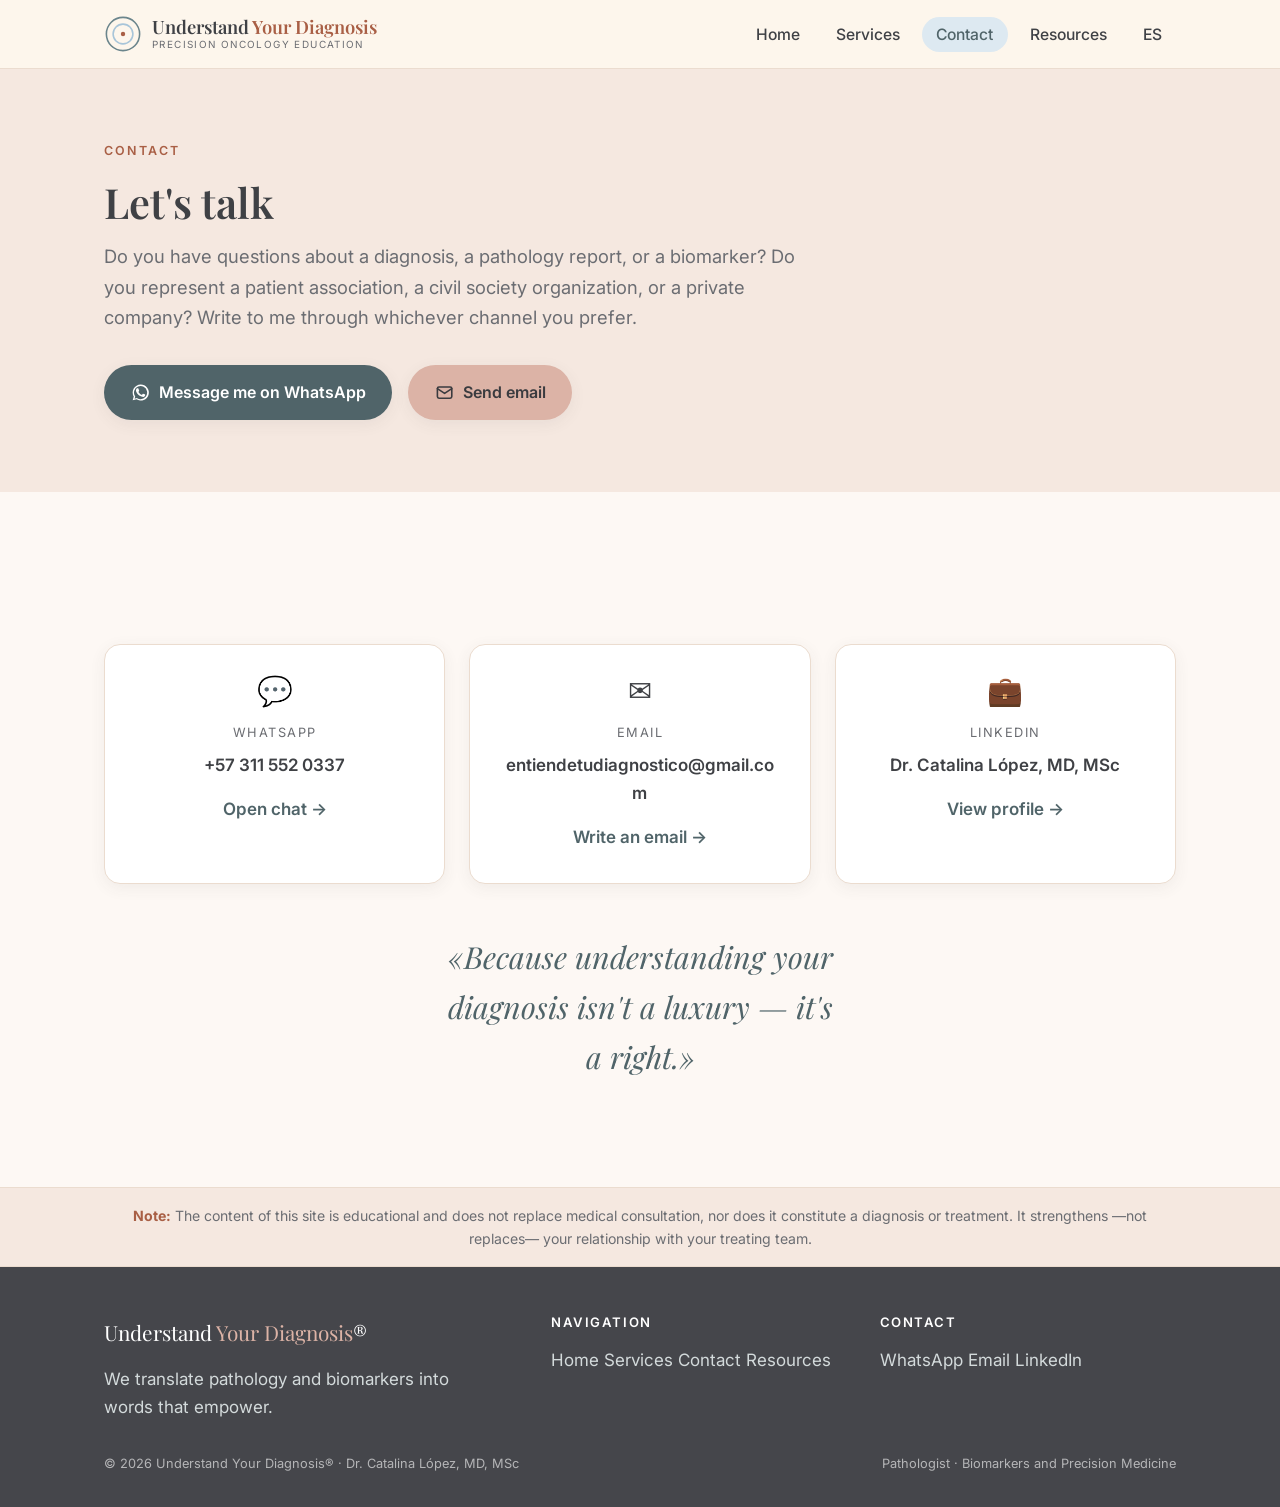
<file: en/contact.html>
<!DOCTYPE html>
<html lang="en">
<head>
  <meta charset="UTF-8">
  <meta name="viewport" content="width=device-width, initial-scale=1.0">
  <title>Contact — Understand Your Diagnosis®</title>
  <meta name="description" content="Reach Dr. Catalina López by WhatsApp or email. Precision oncology education for patients and families.">
  <meta property="og:type" content="website">
  <meta property="og:title" content="Contact — Understand Your Diagnosis®">
  <meta property="og:description" content="Message me on WhatsApp or email. Let's make a difference together.">

  <link rel="alternate" hreflang="es" href="../contacto.html">
  <link rel="alternate" hreflang="en" href="contact.html">
  <link rel="alternate" hreflang="x-default" href="../contacto.html">

  <link rel="icon" href="../favicon.svg" type="image/svg+xml">
  <link rel="preconnect" href="https://fonts.googleapis.com">
  <link rel="preconnect" href="https://fonts.gstatic.com" crossorigin>
  <link href="https://fonts.googleapis.com/css2?family=Playfair+Display:ital,wght@0,500;0,600;1,500&family=Inter:wght@400;500;600&display=swap" rel="stylesheet">
  <link rel="stylesheet" href="../styles.css">
</head>
<body>

  <header class="site-header">
    <nav class="container nav" aria-label="Main">
      <a class="brand" href="index.html">
        <svg class="brand__mark" width="38" height="38" viewBox="0 0 96 96" aria-hidden="true">
          <circle cx="48" cy="48" r="42" fill="none" stroke="#6b858c" stroke-width="4"/>
          <circle cx="48" cy="48" r="25" fill="none" stroke="#a8c5d9" stroke-width="4"/>
          <circle cx="48" cy="48" r="5.5" fill="#a95f45"/>
        </svg>
        <span class="brand__text">
          <span class="brand__name">Understand <em>Your Diagnosis</em></span>
          <span class="brand__tag">Precision Oncology Education</span>
        </span>
      </a>
      <button class="nav__toggle" aria-label="Open menu" aria-expanded="false" aria-controls="nav-list">
        <svg viewBox="0 0 24 24" fill="none" stroke="currentColor" stroke-width="2" stroke-linecap="round" aria-hidden="true"><line x1="4" y1="7" x2="20" y2="7"/><line x1="4" y1="12" x2="20" y2="12"/><line x1="4" y1="17" x2="20" y2="17"/></svg>
      </button>
      <ul class="nav__list" id="nav-list">
        <li><a class="nav__link" href="index.html">Home</a></li>
        <li><a class="nav__link" href="services.html">Services</a></li>
        <li><a class="nav__link" href="contact.html" aria-current="page">Contact</a></li>
        <li><a class="nav__link" href="resources.html">Resources</a></li>
        <li><a class="nav__link" href="../contacto.html">ES</a></li>
      </ul>
    </nav>
  </header>

  <main>
    <section class="section section--tight section--cream2">
      <div class="container">
        <p class="eyebrow">Contact</p>
        <h1 class="section-title">Let's talk</h1>
        <p class="lead">Do you have questions about a diagnosis, a pathology report, or a biomarker? Do you represent a patient association, a civil society organization, or a private company? Write to me through whichever channel you prefer.</p>
        <div class="contact-cta" style="justify-content:flex-start">
          <a class="btn btn--whatsapp" href="https://wa.me/573115520337?text=Hi%20Dr.%20Catalina%2C%20I%27d%20like%20to%20learn%20more%20about%20Understand%20Your%20Diagnosis." target="_blank" rel="noopener">
            <svg class="btn__icon" viewBox="0 0 24 24" fill="currentColor" aria-hidden="true"><path d="M17.5 14.4c-.3-.1-1.7-.8-2-.9-.3-.1-.5-.1-.7.1-.2.3-.7.9-.9 1.1-.2.2-.3.2-.6.1-.3-.1-1.2-.5-2.3-1.4-.9-.8-1.4-1.7-1.6-2-.2-.3 0-.5.1-.6l.4-.5c.1-.2.2-.3.3-.5.1-.2 0-.4 0-.5 0-.1-.7-1.6-.9-2.2-.2-.6-.5-.5-.7-.5h-.6c-.2 0-.5.1-.8.4-.3.3-1 1-1 2.4s1 2.8 1.2 3c.1.2 2 3.1 4.9 4.3.7.3 1.2.5 1.6.6.7.2 1.3.2 1.8.1.6-.1 1.7-.7 1.9-1.3.2-.6.2-1.2.2-1.3-.1-.1-.3-.2-.6-.3zM12 2a10 10 0 0 0-8.6 15l-1.3 4.7 4.8-1.3A10 10 0 1 0 12 2zm0 18.2c-1.5 0-3-.4-4.3-1.2l-.3-.2-2.9.8.8-2.8-.2-.3A8.2 8.2 0 1 1 12 20.2z"/></svg>
            Message me on WhatsApp
          </a>
          <a class="btn btn--mail" href="mailto:entiendetudiagnostico@gmail.com?subject=Consultation%20-%20Understand%20Your%20Diagnosis">
            <svg class="btn__icon" viewBox="0 0 24 24" fill="none" stroke="currentColor" stroke-width="2" stroke-linecap="round" stroke-linejoin="round" aria-hidden="true"><rect x="3" y="5" width="18" height="14" rx="2"/><path d="m3 7 9 6 9-6"/></svg>
            Send email
          </a>
        </div>
      </div>
    </section>

    <section class="section">
      <div class="container">
        <div class="contact-methods">
          <div class="contact-card">
            <div class="card__icon" aria-hidden="true">💬</div>
            <div class="contact-card__label">WhatsApp</div>
            <div class="contact-card__value">+57 311 552 0337</div>
            <a class="card__cta" href="https://wa.me/573115520337" target="_blank" rel="noopener">Open chat →</a>
          </div>
          <div class="contact-card">
            <div class="card__icon" aria-hidden="true">✉️</div>
            <div class="contact-card__label">Email</div>
            <div class="contact-card__value">entiendetudiagnostico@gmail.com</div>
            <a class="card__cta" href="mailto:entiendetudiagnostico@gmail.com">Write an email →</a>
          </div>
          <div class="contact-card">
            <div class="card__icon" aria-hidden="true">💼</div>
            <div class="contact-card__label">LinkedIn</div>
            <div class="contact-card__value">Dr. Catalina López, MD, MSc</div>
            <a class="card__cta" href="https://www.linkedin.com/in/catalina-l%C3%B3pez-md" target="_blank" rel="noopener">View profile →</a>
          </div>
        </div>

        <p class="quote-close">«Because understanding your diagnosis isn't a luxury — it's a right.»</p>
      </div>
    </section>
  </main>

  <aside class="medical-note">
    <div class="container">
      <p><strong>Note:</strong> The content of this site is educational and does not replace medical consultation, nor does it constitute a diagnosis or treatment. It strengthens —not replaces— your relationship with your treating team.</p>
    </div>
  </aside>

  <footer class="site-footer">
    <div class="container footer__grid">
      <div>
        <div class="footer__brand-name">Understand <em>Your Diagnosis</em>®</div>
        <p class="mt-2 maxw-short">We translate pathology and biomarkers into words that empower.</p>
      </div>
      <div>
        <h4>Navigation</h4>
        <a href="index.html">Home</a>
        <a href="services.html">Services</a>
        <a href="contact.html">Contact</a>
        <a href="resources.html">Resources</a>
      </div>
      <div>
        <h4>Contact</h4>
        <a href="https://wa.me/573115520337" target="_blank" rel="noopener">WhatsApp</a>
        <a href="mailto:entiendetudiagnostico@gmail.com">Email</a>
        <a href="https://www.linkedin.com/in/catalina-l%C3%B3pez-md" target="_blank" rel="noopener">LinkedIn</a>
      </div>
      <div class="footer__bottom">
        <span>© 2026 Understand Your Diagnosis® · Dr. Catalina López, MD, MSc</span>
        <span>Pathologist · Biomarkers and Precision Medicine</span>
      </div>
    </div>
  </footer>

  <script src="../menu.js"></script>
</body>
</html>
</file>
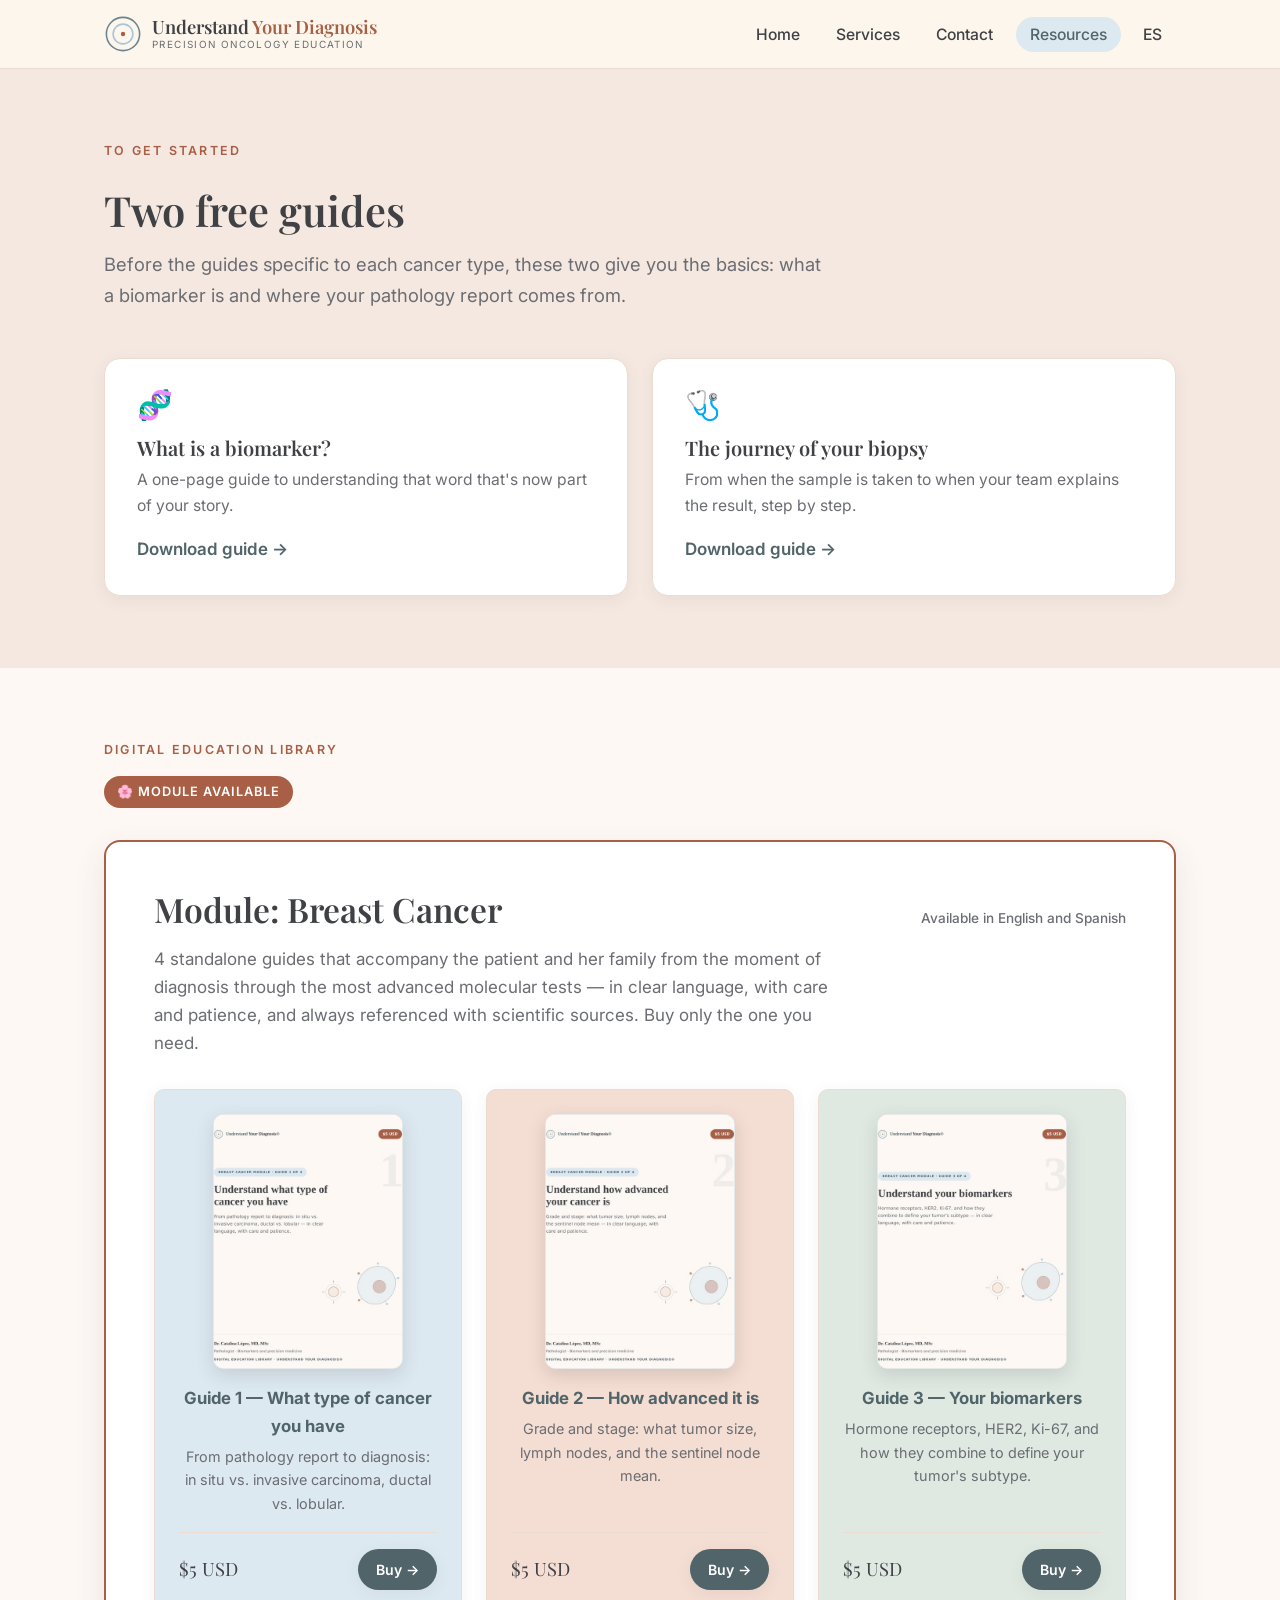
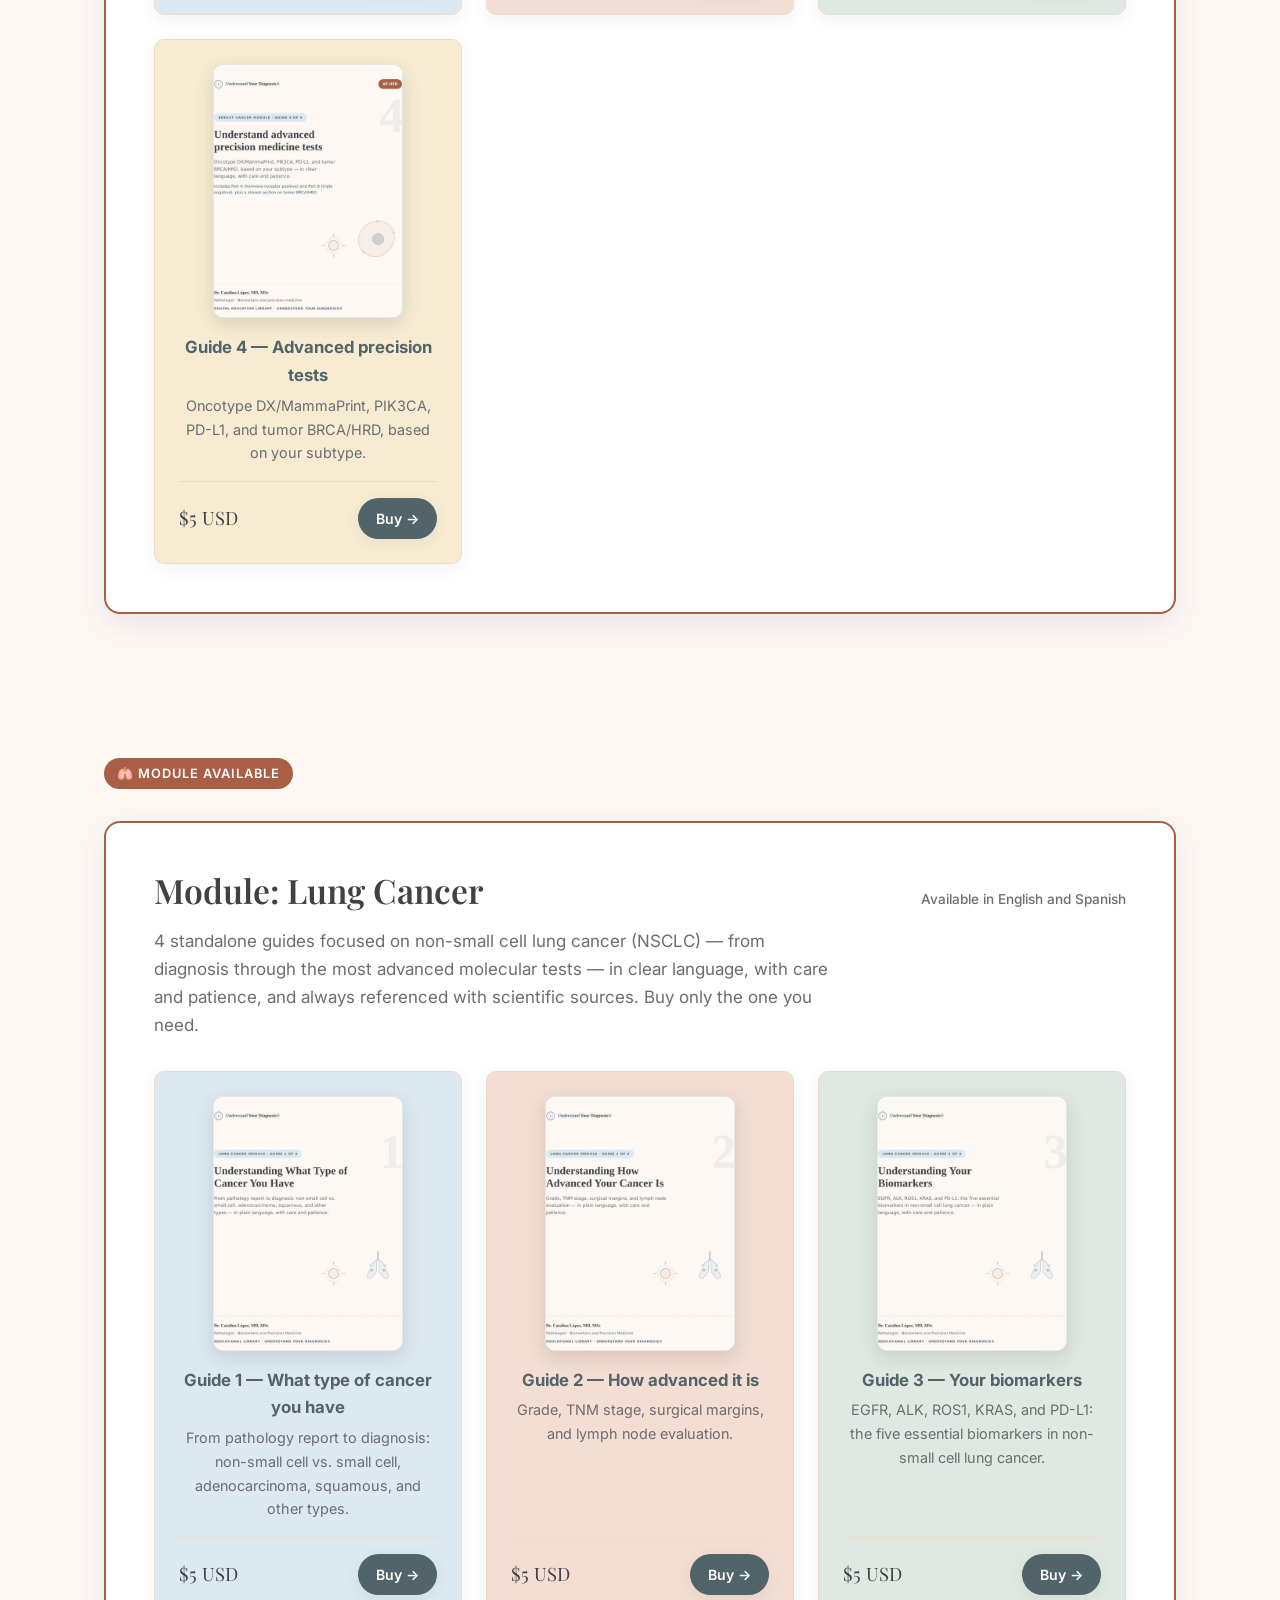
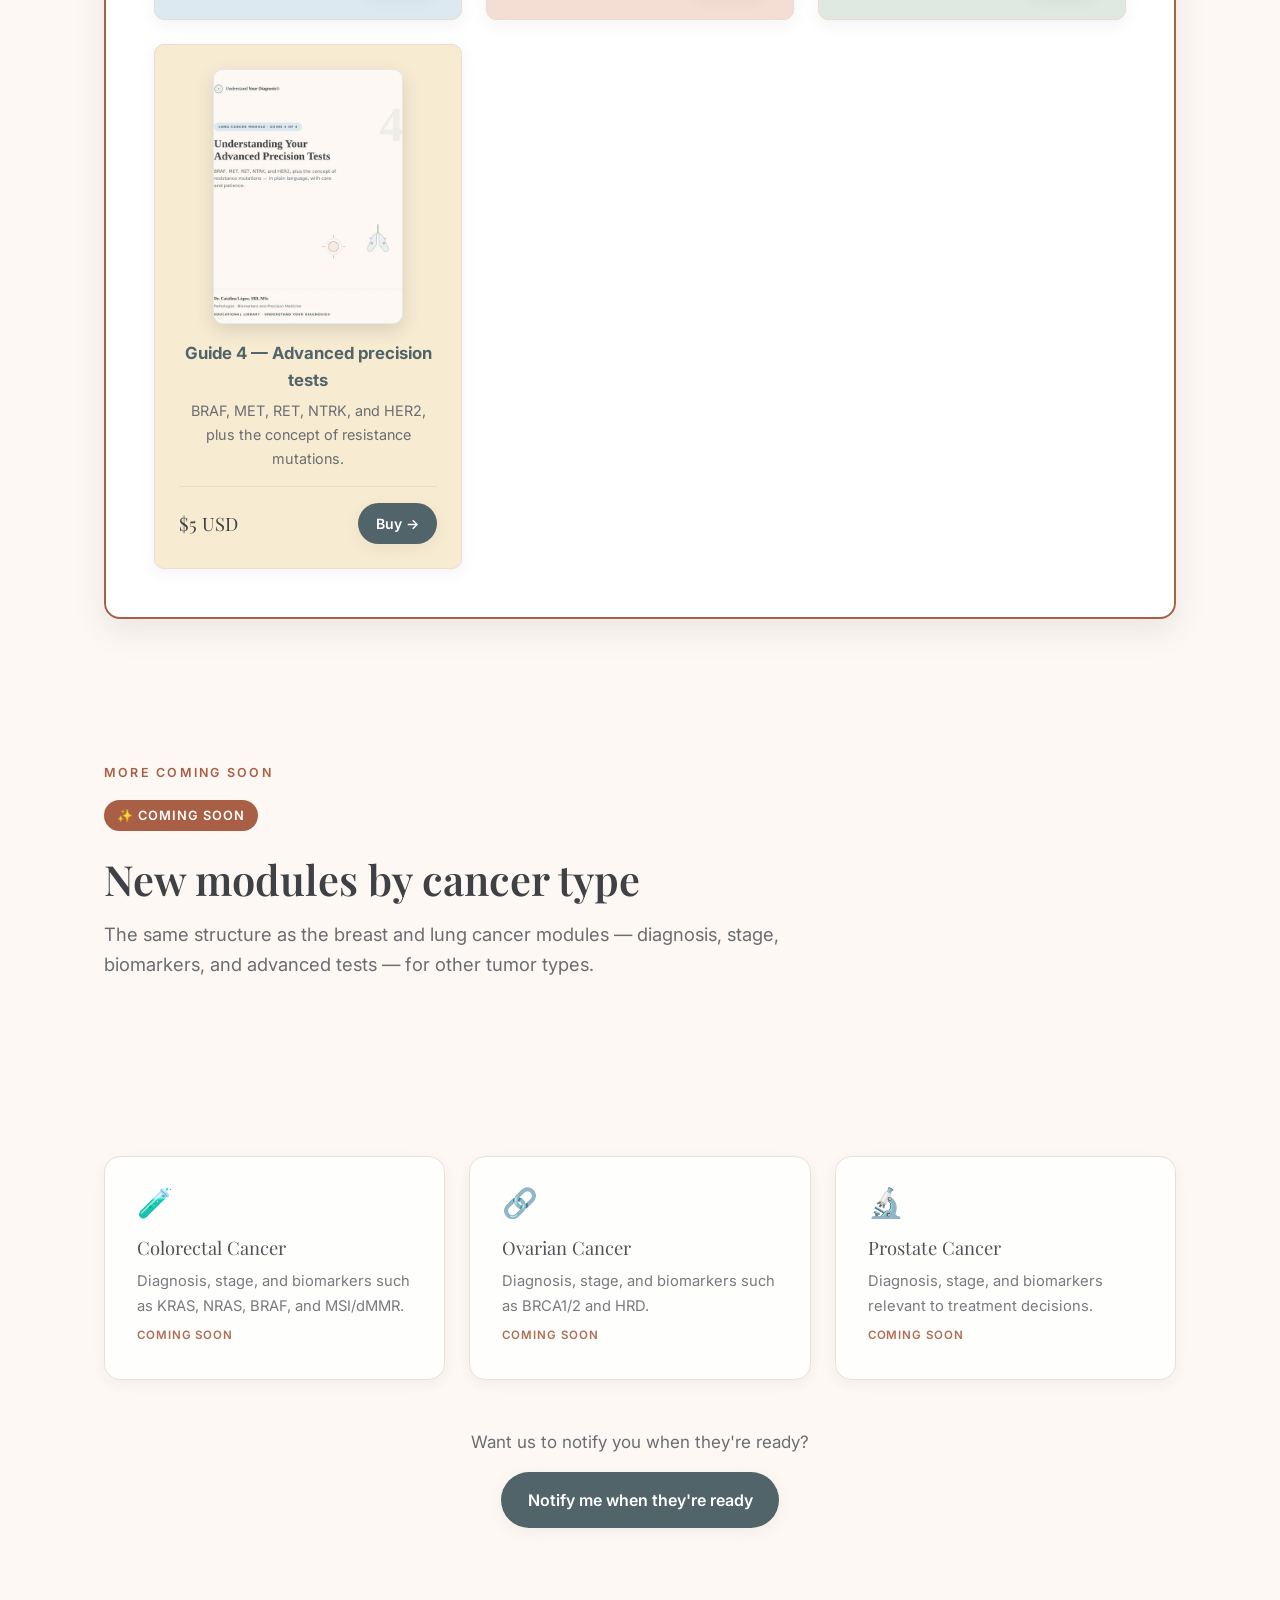
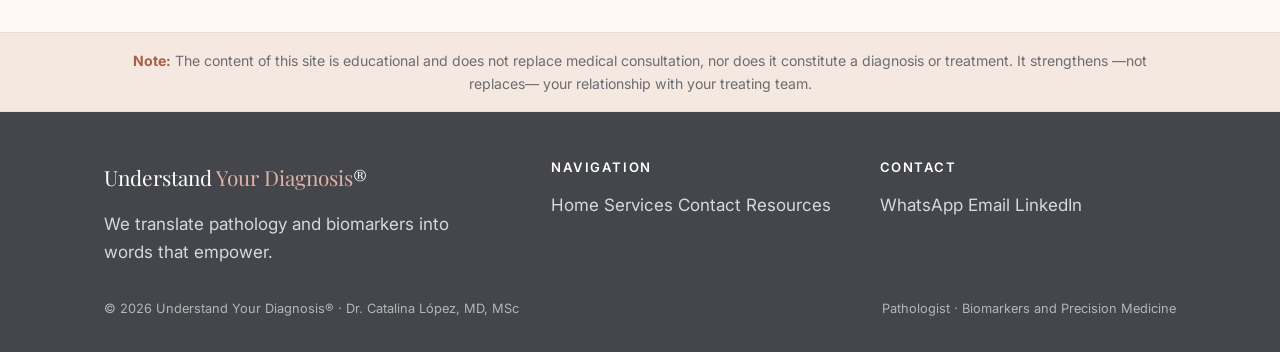
<file: en/resources.html>
<!DOCTYPE html>
<html lang="en">
<head>
  <meta charset="UTF-8">
  <meta name="viewport" content="width=device-width, initial-scale=1.0">
  <title>Resources — Understand Your Diagnosis®</title>
  <meta name="description" content="Digital Education Library: clear guides on pathology, biomarkers, and precision medicine, organized by cancer type. Breast cancer and lung cancer modules available now.">
  <meta property="og:type" content="website">
  <meta property="og:title" content="Resources — Understand Your Diagnosis®">
  <meta property="og:description" content="Breast cancer and lung cancer modules available: diagnosis, stage, biomarkers, and advanced tests. More cancer types coming soon.">

  <link rel="alternate" hreflang="es" href="../recursos.html">
  <link rel="alternate" hreflang="en" href="resources.html">
  <link rel="alternate" hreflang="x-default" href="../recursos.html">

  <link rel="icon" href="../favicon.svg" type="image/svg+xml">
  <link rel="preconnect" href="https://fonts.googleapis.com">
  <link rel="preconnect" href="https://fonts.gstatic.com" crossorigin>
  <link href="https://fonts.googleapis.com/css2?family=Playfair+Display:ital,wght@0,500;0,600;1,500&family=Inter:wght@400;500;600&display=swap" rel="stylesheet">
  <link rel="stylesheet" href="../styles.css">
</head>
<body>

  <header class="site-header">
    <nav class="container nav" aria-label="Main">
      <a class="brand" href="index.html">
        <svg class="brand__mark" width="38" height="38" viewBox="0 0 96 96" aria-hidden="true">
          <circle cx="48" cy="48" r="42" fill="none" stroke="#6b858c" stroke-width="4"/>
          <circle cx="48" cy="48" r="25" fill="none" stroke="#a8c5d9" stroke-width="4"/>
          <circle cx="48" cy="48" r="5.5" fill="#a95f45"/>
        </svg>
        <span class="brand__text">
          <span class="brand__name">Understand <em>Your Diagnosis</em></span>
          <span class="brand__tag">Precision Oncology Education</span>
        </span>
      </a>
      <button class="nav__toggle" aria-label="Open menu" aria-expanded="false" aria-controls="nav-list">
        <svg viewBox="0 0 24 24" fill="none" stroke="currentColor" stroke-width="2" stroke-linecap="round" aria-hidden="true"><line x1="4" y1="7" x2="20" y2="7"/><line x1="4" y1="12" x2="20" y2="12"/><line x1="4" y1="17" x2="20" y2="17"/></svg>
      </button>
      <ul class="nav__list" id="nav-list">
        <li><a class="nav__link" href="index.html">Home</a></li>
        <li><a class="nav__link" href="services.html">Services</a></li>
        <li><a class="nav__link" href="contact.html">Contact</a></li>
        <li><a class="nav__link" href="resources.html" aria-current="page">Resources</a></li>
        <li><a class="nav__link" href="../recursos.html">ES</a></li>
      </ul>
    </nav>
  </header>

  <main>
    <section class="section section--tight section--cream2">
      <div class="container">
        <p class="eyebrow">To get started</p>
        <h1 class="section-title mt-3">Two free guides</h1>
        <p class="lead">Before the guides specific to each cancer type, these two give you the basics: what a biomarker is and where your pathology report comes from.</p>
        <div class="cards cards--2 mt-5">
          <article class="card card--hover">
            <div class="card__icon" aria-hidden="true">🧬</div>
            <h3 class="card__title">What is a biomarker?</h3>
            <p class="card__text">A one-page guide to understanding that word that's now part of your story.</p>
            <a class="card__cta" href="infographic-biomarker.pdf" target="_blank" rel="noopener">Download guide →</a>
          </article>
          <article class="card card--hover">
            <div class="card__icon" aria-hidden="true">🩺</div>
            <h3 class="card__title">The journey of your biopsy</h3>
            <p class="card__text">From when the sample is taken to when your team explains the result, step by step.</p>
            <a class="card__cta" href="infographic-biopsy.pdf" target="_blank" rel="noopener">Download guide →</a>
          </article>
        </div>
      </div>
    </section>

    <section class="section section--tight">
      <div class="container">
        <p class="eyebrow">Digital Education Library</p>
        <span class="badge">🌸 Module available</span>
        <article class="module-featured mt-4">
          <div class="module-featured__top">
            <h2 class="module-featured__title">Module: Breast Cancer</h2>
            <span class="module-featured__lang">Available in English and Spanish</span>
          </div>
          <p class="module-featured__text">4 standalone guides that accompany the patient and her family from the moment of diagnosis through the most advanced molecular tests — in clear language, with care and patience, and always referenced with scientific sources. Buy only the one you need.</p>
          <div class="module-featured__guides">
            <div class="module-featured__guide-row">
              <div class="module-featured__guide-info">
                <img class="module-featured__guide-cover" src="cover-guide-1.jpg" alt="Cover of Guide 1 — What type of cancer you have" loading="lazy" width="240" height="322">
                <div class="module-featured__guide-copy">
                  <div class="module-featured__guide-name">Guide 1 — What type of cancer you have</div>
                  <p class="module-featured__guide-desc">From pathology report to diagnosis: in situ vs. invasive carcinoma, ductal vs. lobular.</p>
                </div>
              </div>
              <div class="module-featured__guide-buy">
                <span class="module-featured__guide-price">$5 USD</span>
                <a class="btn btn--primary btn--sm" href="https://pay.hotmart.com/X107134723G" target="_blank" rel="noopener">Buy →</a>
              </div>
            </div>
            <div class="module-featured__guide-row">
              <div class="module-featured__guide-info">
                <img class="module-featured__guide-cover" src="cover-guide-2.jpg" alt="Cover of Guide 2 — How advanced it is" loading="lazy" width="240" height="322">
                <div class="module-featured__guide-copy">
                  <div class="module-featured__guide-name">Guide 2 — How advanced it is</div>
                  <p class="module-featured__guide-desc">Grade and stage: what tumor size, lymph nodes, and the sentinel node mean.</p>
                </div>
              </div>
              <div class="module-featured__guide-buy">
                <span class="module-featured__guide-price">$5 USD</span>
                <a class="btn btn--primary btn--sm" href="https://pay.hotmart.com/G107134757F" target="_blank" rel="noopener">Buy →</a>
              </div>
            </div>
            <div class="module-featured__guide-row">
              <div class="module-featured__guide-info">
                <img class="module-featured__guide-cover" src="cover-guide-3.jpg" alt="Cover of Guide 3 — Your biomarkers" loading="lazy" width="240" height="322">
                <div class="module-featured__guide-copy">
                  <div class="module-featured__guide-name">Guide 3 — Your biomarkers</div>
                  <p class="module-featured__guide-desc">Hormone receptors, HER2, Ki-67, and how they combine to define your tumor's subtype.</p>
                </div>
              </div>
              <div class="module-featured__guide-buy">
                <span class="module-featured__guide-price">$5 USD</span>
                <a class="btn btn--primary btn--sm" href="https://pay.hotmart.com/Y107134783A" target="_blank" rel="noopener">Buy →</a>
              </div>
            </div>
            <div class="module-featured__guide-row">
              <div class="module-featured__guide-info">
                <img class="module-featured__guide-cover" src="cover-guide-4.jpg" alt="Cover of Guide 4 — Advanced precision tests" loading="lazy" width="240" height="322">
                <div class="module-featured__guide-copy">
                  <div class="module-featured__guide-name">Guide 4 — Advanced precision tests</div>
                  <p class="module-featured__guide-desc">Oncotype DX/MammaPrint, PIK3CA, PD-L1, and tumor BRCA/HRD, based on your subtype.</p>
                </div>
              </div>
              <div class="module-featured__guide-buy">
                <span class="module-featured__guide-price">$5 USD</span>
                <a class="btn btn--primary btn--sm" href="https://pay.hotmart.com/G107134825E" target="_blank" rel="noopener">Buy →</a>
              </div>
            </div>
          </div>
        </article>
      </div>
    </section>

    <section class="section section--tight">
      <div class="container">
        <span class="badge">🫁 Module available</span>
        <article class="module-featured mt-4">
          <div class="module-featured__top">
            <h2 class="module-featured__title">Module: Lung Cancer</h2>
            <span class="module-featured__lang">Available in English and Spanish</span>
          </div>
          <p class="module-featured__text">4 standalone guides focused on non-small cell lung cancer (NSCLC) — from diagnosis through the most advanced molecular tests — in clear language, with care and patience, and always referenced with scientific sources. Buy only the one you need.</p>
          <div class="module-featured__guides">
            <div class="module-featured__guide-row">
              <div class="module-featured__guide-info">
                <img class="module-featured__guide-cover" src="cover-guide-lung-1.jpg" alt="Cover of Guide 1 — What type of cancer you have (lung)" loading="lazy" width="240" height="322">
                <div class="module-featured__guide-copy">
                  <div class="module-featured__guide-name">Guide 1 — What type of cancer you have</div>
                  <p class="module-featured__guide-desc">From pathology report to diagnosis: non-small cell vs. small cell, adenocarcinoma, squamous, and other types.</p>
                </div>
              </div>
              <div class="module-featured__guide-buy">
                <span class="module-featured__guide-price">$5 USD</span>
                <a class="btn btn--primary btn--sm" href="https://pay.hotmart.com/H107250341U" target="_blank" rel="noopener">Buy →</a>
              </div>
            </div>
            <div class="module-featured__guide-row">
              <div class="module-featured__guide-info">
                <img class="module-featured__guide-cover" src="cover-guide-lung-2.jpg" alt="Cover of Guide 2 — How advanced it is (lung)" loading="lazy" width="240" height="322">
                <div class="module-featured__guide-copy">
                  <div class="module-featured__guide-name">Guide 2 — How advanced it is</div>
                  <p class="module-featured__guide-desc">Grade, TNM stage, surgical margins, and lymph node evaluation.</p>
                </div>
              </div>
              <div class="module-featured__guide-buy">
                <span class="module-featured__guide-price">$5 USD</span>
                <a class="btn btn--primary btn--sm" href="https://pay.hotmart.com/D107250395S" target="_blank" rel="noopener">Buy →</a>
              </div>
            </div>
            <div class="module-featured__guide-row">
              <div class="module-featured__guide-info">
                <img class="module-featured__guide-cover" src="cover-guide-lung-3.jpg" alt="Cover of Guide 3 — Your biomarkers (lung)" loading="lazy" width="240" height="322">
                <div class="module-featured__guide-copy">
                  <div class="module-featured__guide-name">Guide 3 — Your biomarkers</div>
                  <p class="module-featured__guide-desc">EGFR, ALK, ROS1, KRAS, and PD-L1: the five essential biomarkers in non-small cell lung cancer.</p>
                </div>
              </div>
              <div class="module-featured__guide-buy">
                <span class="module-featured__guide-price">$5 USD</span>
                <a class="btn btn--primary btn--sm" href="https://pay.hotmart.com/A107250516V" target="_blank" rel="noopener">Buy →</a>
              </div>
            </div>
            <div class="module-featured__guide-row">
              <div class="module-featured__guide-info">
                <img class="module-featured__guide-cover" src="cover-guide-lung-4.jpg" alt="Cover of Guide 4 — Advanced precision tests (lung)" loading="lazy" width="240" height="322">
                <div class="module-featured__guide-copy">
                  <div class="module-featured__guide-name">Guide 4 — Advanced precision tests</div>
                  <p class="module-featured__guide-desc">BRAF, MET, RET, NTRK, and HER2, plus the concept of resistance mutations.</p>
                </div>
              </div>
              <div class="module-featured__guide-buy">
                <span class="module-featured__guide-price">$5 USD</span>
                <a class="btn btn--primary btn--sm" href="https://pay.hotmart.com/P107250536K" target="_blank" rel="noopener">Buy →</a>
              </div>
            </div>
          </div>
        </article>
      </div>
    </section>

    <section class="section section--tight">
      <div class="container">
        <p class="eyebrow">More coming soon</p>
        <span class="badge">✨ Coming soon</span>
        <h2 class="section-title mt-3">New modules by cancer type</h2>
        <p class="lead">The same structure as the breast and lung cancer modules — diagnosis, stage, biomarkers, and advanced tests — for other tumor types.</p>
      </div>
    </section>

    <section class="section">
      <div class="container">
        <div class="cards cards--3">
          <article class="module-card">
            <div class="card__icon" aria-hidden="true">🧪</div>
            <div class="module-card__topic">Colorectal Cancer</div>
            <p class="module-card__text">Diagnosis, stage, and biomarkers such as KRAS, NRAS, BRAF, and MSI/dMMR.</p>
            <span class="module-card__tag">Coming soon</span>
          </article>
          <article class="module-card">
            <div class="card__icon" aria-hidden="true">🔗</div>
            <div class="module-card__topic">Ovarian Cancer</div>
            <p class="module-card__text">Diagnosis, stage, and biomarkers such as BRCA1/2 and HRD.</p>
            <span class="module-card__tag">Coming soon</span>
          </article>
          <article class="module-card">
            <div class="card__icon" aria-hidden="true">🔬</div>
            <div class="module-card__topic">Prostate Cancer</div>
            <p class="module-card__text">Diagnosis, stage, and biomarkers relevant to treatment decisions.</p>
            <span class="module-card__tag">Coming soon</span>
          </article>
        </div>

        <div class="center mt-5">
          <p class="muted">Want us to notify you when they're ready?</p>
          <a class="btn btn--primary mt-2" href="contact.html">Notify me when they're ready</a>
        </div>
      </div>
    </section>
  </main>

  <aside class="medical-note">
    <div class="container">
      <p><strong>Note:</strong> The content of this site is educational and does not replace medical consultation, nor does it constitute a diagnosis or treatment. It strengthens —not replaces— your relationship with your treating team.</p>
    </div>
  </aside>

  <footer class="site-footer">
    <div class="container footer__grid">
      <div>
        <div class="footer__brand-name">Understand <em>Your Diagnosis</em>®</div>
        <p class="mt-2 maxw-short">We translate pathology and biomarkers into words that empower.</p>
      </div>
      <div>
        <h4>Navigation</h4>
        <a href="index.html">Home</a>
        <a href="services.html">Services</a>
        <a href="contact.html">Contact</a>
        <a href="resources.html">Resources</a>
      </div>
      <div>
        <h4>Contact</h4>
        <a href="https://wa.me/573115520337" target="_blank" rel="noopener">WhatsApp</a>
        <a href="mailto:entiendetudiagnostico@gmail.com">Email</a>
        <a href="https://www.linkedin.com/in/catalina-l%C3%B3pez-md" target="_blank" rel="noopener">LinkedIn</a>
      </div>
      <div class="footer__bottom">
        <span>© 2026 Understand Your Diagnosis® · Dr. Catalina López, MD, MSc</span>
        <span>Pathologist · Biomarkers and Precision Medicine</span>
      </div>
    </div>
  </footer>

  <script src="../menu.js"></script>
</body>
</html>
</file>
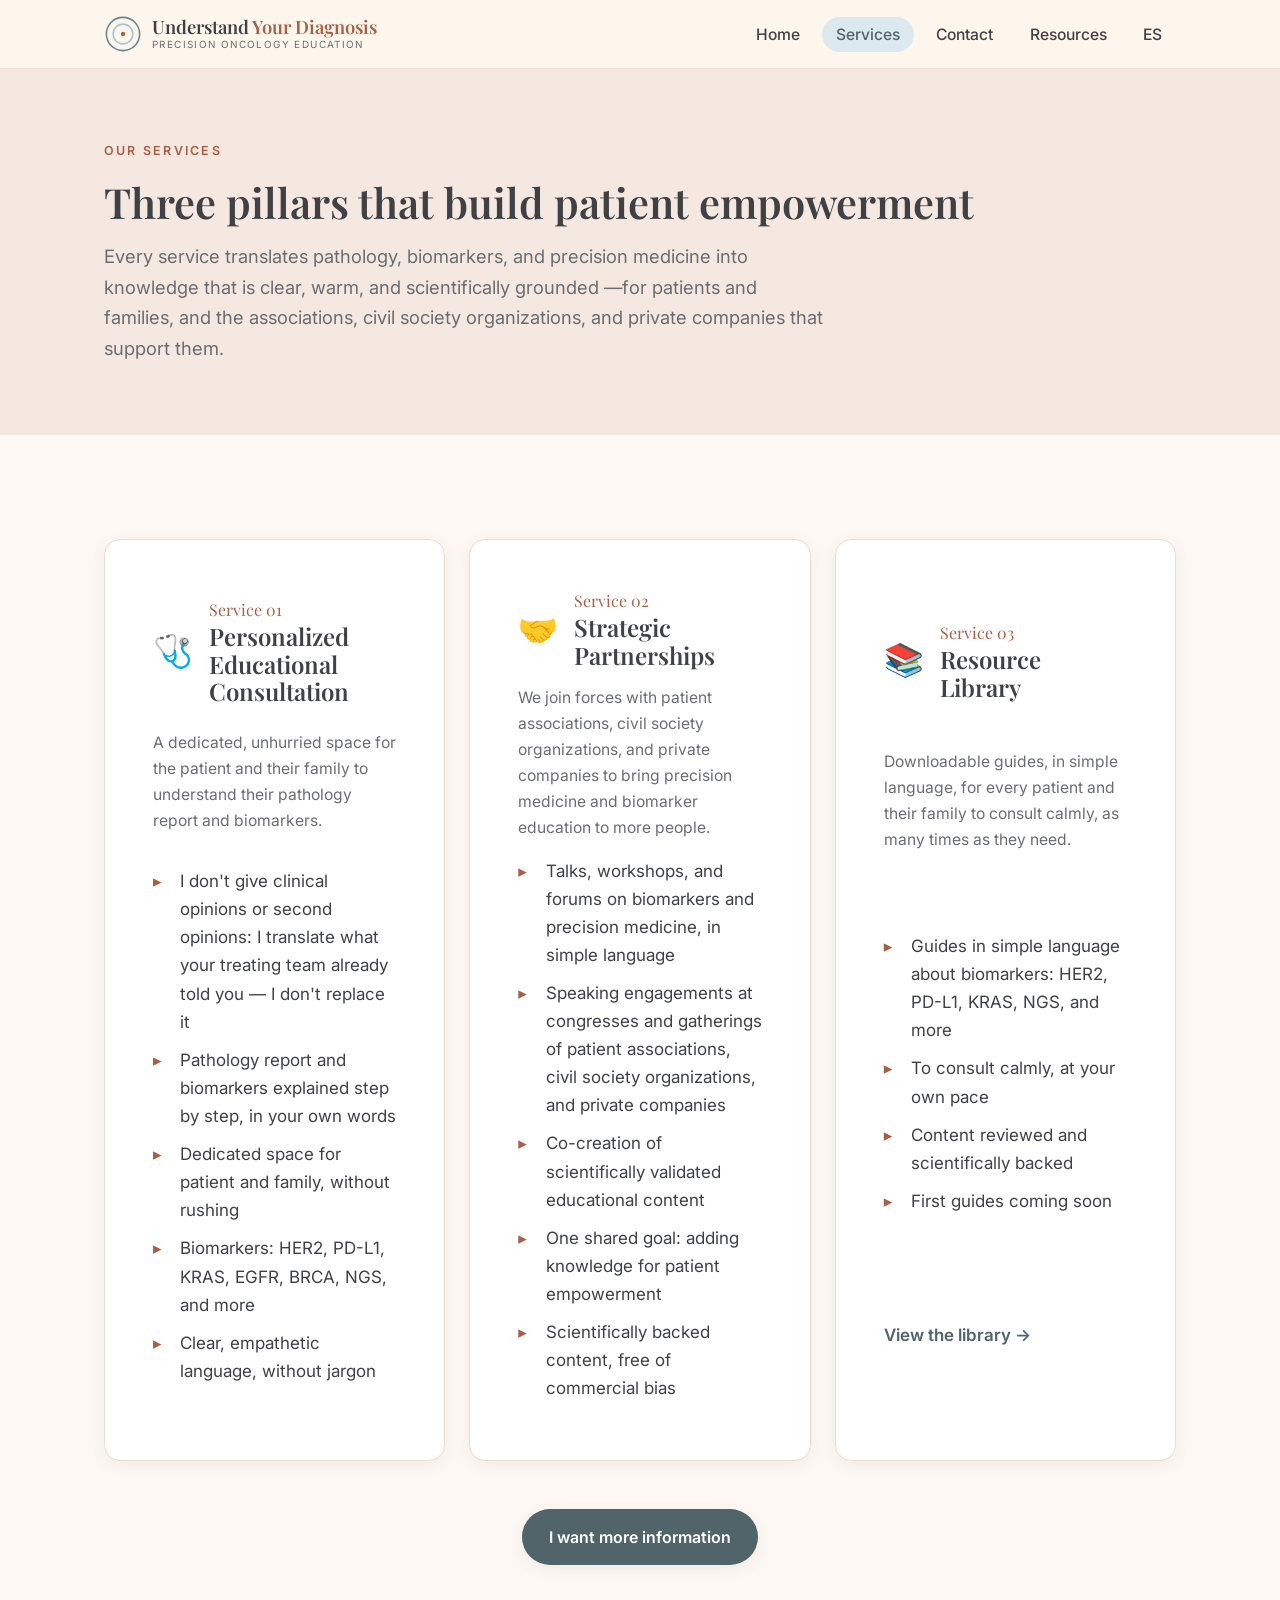
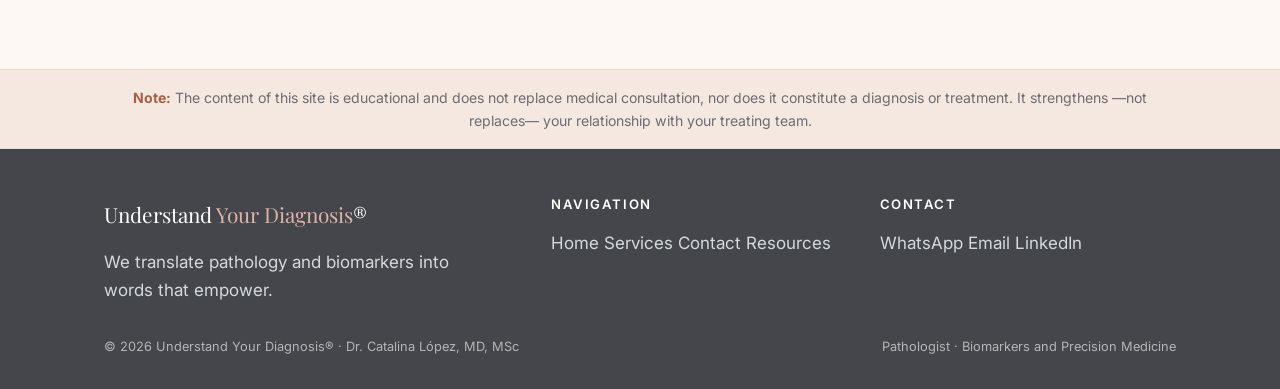
<file: en/services.html>
<!DOCTYPE html>
<html lang="en">
<head>
  <meta charset="UTF-8">
  <meta name="viewport" content="width=device-width, initial-scale=1.0">
  <title>Services — Understand Your Diagnosis®</title>
  <meta name="description" content="Three pillars of precision oncology education: personalized educational consultation, strategic partnerships with patient associations, civil society organizations, and private companies, and a resource library.">
  <meta property="og:type" content="website">
  <meta property="og:title" content="Services — Understand Your Diagnosis®">
  <meta property="og:description" content="Three pillars that build the empowerment of the cancer patient.">

  <link rel="alternate" hreflang="es" href="../servicios.html">
  <link rel="alternate" hreflang="en" href="services.html">
  <link rel="alternate" hreflang="x-default" href="../servicios.html">

  <link rel="icon" href="../favicon.svg" type="image/svg+xml">
  <link rel="preconnect" href="https://fonts.googleapis.com">
  <link rel="preconnect" href="https://fonts.gstatic.com" crossorigin>
  <link href="https://fonts.googleapis.com/css2?family=Playfair+Display:ital,wght@0,500;0,600;1,500&family=Inter:wght@400;500;600&display=swap" rel="stylesheet">
  <link rel="stylesheet" href="../styles.css">
</head>
<body>

  <header class="site-header">
    <nav class="container nav" aria-label="Main">
      <a class="brand" href="index.html">
        <svg class="brand__mark" width="38" height="38" viewBox="0 0 96 96" aria-hidden="true">
          <circle cx="48" cy="48" r="42" fill="none" stroke="#6b858c" stroke-width="4"/>
          <circle cx="48" cy="48" r="25" fill="none" stroke="#a8c5d9" stroke-width="4"/>
          <circle cx="48" cy="48" r="5.5" fill="#a95f45"/>
        </svg>
        <span class="brand__text">
          <span class="brand__name">Understand <em>Your Diagnosis</em></span>
          <span class="brand__tag">Precision Oncology Education</span>
        </span>
      </a>
      <button class="nav__toggle" aria-label="Open menu" aria-expanded="false" aria-controls="nav-list">
        <svg viewBox="0 0 24 24" fill="none" stroke="currentColor" stroke-width="2" stroke-linecap="round" aria-hidden="true"><line x1="4" y1="7" x2="20" y2="7"/><line x1="4" y1="12" x2="20" y2="12"/><line x1="4" y1="17" x2="20" y2="17"/></svg>
      </button>
      <ul class="nav__list" id="nav-list">
        <li><a class="nav__link" href="index.html">Home</a></li>
        <li><a class="nav__link" href="services.html" aria-current="page">Services</a></li>
        <li><a class="nav__link" href="contact.html">Contact</a></li>
        <li><a class="nav__link" href="resources.html">Resources</a></li>
        <li><a class="nav__link" href="../servicios.html">ES</a></li>
      </ul>
    </nav>
  </header>

  <main>
    <!-- Intro -->
    <section class="section section--tight section--cream2">
      <div class="container">
        <p class="eyebrow">Our services</p>
        <h1 class="section-title">Three pillars that build patient empowerment</h1>
        <p class="lead">Every service translates pathology, biomarkers, and precision medicine into knowledge that is clear, warm, and scientifically grounded —for patients and families, and the associations, civil society organizations, and private companies that support them.</p>
      </div>
    </section>

    <!-- Services -->
    <section class="section">
      <div class="container">
        <div class="cards cards--3">

          <article class="service">
            <div class="service__head">
              <span class="service__icon" aria-hidden="true">🩺</span>
              <div>
                <div class="service__num">Service 01</div>
                <h2 class="service__title">Personalized Educational Consultation</h2>
              </div>
            </div>
            <p class="card__text">A dedicated, unhurried space for the patient and their family to understand their pathology report and biomarkers.</p>
            <ul class="ticks">
              <li>I don't give clinical opinions or second opinions: I translate what your treating team already told you — I don't replace it</li>
              <li>Pathology report and biomarkers explained step by step, in your own words</li>
              <li>Dedicated space for patient and family, without rushing</li>
              <li>Biomarkers: HER2, PD-L1, KRAS, EGFR, BRCA, NGS, and more</li>
              <li>Clear, empathetic language, without jargon</li>
            </ul>
          </article>

          <article class="service">
            <div class="service__head">
              <span class="service__icon" aria-hidden="true">🤝</span>
              <div>
                <div class="service__num">Service 02</div>
                <h2 class="service__title">Strategic Partnerships</h2>
              </div>
            </div>
            <p class="card__text">We join forces with patient associations, civil society organizations, and private companies to bring precision medicine and biomarker education to more people.</p>
            <ul class="ticks">
              <li>Talks, workshops, and forums on biomarkers and precision medicine, in simple language</li>
              <li>Speaking engagements at congresses and gatherings of patient associations, civil society organizations, and private companies</li>
              <li>Co-creation of scientifically validated educational content</li>
              <li>One shared goal: adding knowledge for patient empowerment</li>
              <li>Scientifically backed content, free of commercial bias</li>
            </ul>
          </article>

          <article class="service">
            <div class="service__head">
              <span class="service__icon" aria-hidden="true">📚</span>
              <div>
                <div class="service__num">Service 03</div>
                <h2 class="service__title">Resource Library</h2>
              </div>
            </div>
            <p class="card__text">Downloadable guides, in simple language, for every patient and their family to consult calmly, as many times as they need.</p>
            <ul class="ticks">
              <li>Guides in simple language about biomarkers: HER2, PD-L1, KRAS, NGS, and more</li>
              <li>To consult calmly, at your own pace</li>
              <li>Content reviewed and scientifically backed</li>
              <li>First guides coming soon</li>
            </ul>
            <a class="card__cta" href="resources.html">View the library →</a>
          </article>

        </div>

        <div class="center mt-5">
          <a class="btn btn--primary" href="contact.html">I want more information</a>
        </div>
      </div>
    </section>
  </main>

  <aside class="medical-note">
    <div class="container">
      <p><strong>Note:</strong> The content of this site is educational and does not replace medical consultation, nor does it constitute a diagnosis or treatment. It strengthens —not replaces— your relationship with your treating team.</p>
    </div>
  </aside>

  <footer class="site-footer">
    <div class="container footer__grid">
      <div>
        <div class="footer__brand-name">Understand <em>Your Diagnosis</em>®</div>
        <p class="mt-2 maxw-short">We translate pathology and biomarkers into words that empower.</p>
      </div>
      <div>
        <h4>Navigation</h4>
        <a href="index.html">Home</a>
        <a href="services.html">Services</a>
        <a href="contact.html">Contact</a>
        <a href="resources.html">Resources</a>
      </div>
      <div>
        <h4>Contact</h4>
        <a href="https://wa.me/573115520337" target="_blank" rel="noopener">WhatsApp</a>
        <a href="mailto:entiendetudiagnostico@gmail.com">Email</a>
        <a href="https://www.linkedin.com/in/catalina-l%C3%B3pez-md" target="_blank" rel="noopener">LinkedIn</a>
      </div>
      <div class="footer__bottom">
        <span>© 2026 Understand Your Diagnosis® · Dr. Catalina López, MD, MSc</span>
        <span>Pathologist · Biomarkers and Precision Medicine</span>
      </div>
    </div>
  </footer>

  <script src="../menu.js"></script>
</body>
</html>
</file>
<file: styles.css>
/* ============================================================
   Entiende Tu Diagnóstico — hoja de estilos
   Paleta "calma costera": verde-gris + crema + terracota + azul.
   Todo el color vive en variables (abajo) para editarlo fácil.
   ============================================================ */

/* ---------- 1. Tokens de diseño ---------- */
:root {
  /* Marca (verde-gris) */
  --c-brand:         #6b858c; /* verde-gris principal (hero, acentos) */
  --c-brand-deep:    #506469; /* verde-gris oscuro (botones, hover, texto de acento) */

  /* Acentos cálidos y frescos */
  --c-terracotta:      #dcb3a6; /* terracota suave */
  --c-terracotta-deep: #a95f45; /* terracota oscuro (texto, badge, fuentes) */
  --c-blue:            #a8c5d9; /* azul cielo */
  --c-blue-soft:       #dde9f1; /* azul muy claro (fondos) */

  /* Neutros cálidos (la calma) */
  --c-cream:         #fdf8f4; /* fondo base muy claro (cálido, neutro) */
  --c-cream-2:       #f5e8e0; /* arena rosada suave (secciones alternas) */
  --c-sand:          #ebdccf; /* bordes / separadores */

  /* Oscuro (footer) */
  --c-charcoal:      #45464b; /* carbón */

  /* Texto */
  --c-ink:           #3f4145; /* texto principal */
  --c-ink-soft:      #6b6d72; /* texto secundario */
  --c-on-dark:       #f6f0e6; /* texto sobre verde-gris / carbón */
  --c-on-dark-soft:  #d3dadb; /* texto tenue sobre oscuro */

  /* Tipografía */
  --f-serif: 'Playfair Display', Georgia, 'Times New Roman', serif;
  --f-sans:  'Inter', system-ui, -apple-system, 'Segoe UI', Roboto, sans-serif;

  /* Escala de espaciado */
  --s-1: 0.5rem;  --s-2: 1rem;   --s-3: 1.5rem;  --s-4: 2rem;
  --s-5: 3rem;    --s-6: 4.5rem; --s-7: 6.5rem;

  /* Otros */
  --maxw: 1120px;
  --maxw-narrow: 760px;
  --radius: 16px;
  --radius-sm: 10px;
  --shadow:    0 12px 32px rgba(69, 70, 75, 0.10);
  --shadow-sm: 0 4px 16px rgba(69, 70, 75, 0.07);
  --ring: 0 0 0 3px rgba(107, 133, 140, 0.5);
}

/* ---------- 2. Reset ligero ---------- */
*, *::before, *::after { box-sizing: border-box; }
* { margin: 0; }
html { scroll-behavior: smooth; -webkit-text-size-adjust: 100%; }
body {
  font-family: var(--f-sans);
  color: var(--c-ink);
  background: var(--c-cream);
  line-height: 1.65;
  font-size: 1.0625rem;
  -webkit-font-smoothing: antialiased;
  text-rendering: optimizeLegibility;
}
img, picture, svg { display: block; max-width: 100%; }
a { color: inherit; }
h1, h2, h3, h4 { font-family: var(--f-serif); line-height: 1.15; font-weight: 600; color: var(--c-ink); }
ul { list-style: none; padding: 0; }
:focus-visible { outline: none; box-shadow: var(--ring); border-radius: 6px; }

/* ---------- 3. Utilidades de layout ---------- */
.container { width: 100%; max-width: var(--maxw); margin-inline: auto; padding-inline: var(--s-3); }
.section { padding-block: var(--s-7); }
.section--tight { padding-block: var(--s-6); }
.section--cream2 { background: var(--c-cream-2); }
.section--dark { background: var(--c-brand); color: var(--c-on-dark); }
.section--dark h1, .section--dark h2, .section--dark h3 { color: #fff; }
.narrow { max-width: var(--maxw-narrow); margin-inline: auto; }
.center { text-align: center; }
.mt-1 { margin-top: var(--s-1); } .mt-2 { margin-top: var(--s-2); }
.mt-3 { margin-top: var(--s-3); } .mt-4 { margin-top: var(--s-4); }
.mt-5 { margin-top: var(--s-5); }
.muted { color: var(--c-ink-soft); }
.maxw-short { max-width: 36ch; }
.footnote { font-size: 0.82rem; color: var(--c-terracotta-deep); font-style: italic; margin-top: var(--s-3); }
.card__cta { display: inline-block; margin-top: var(--s-2); font-weight: 600; color: var(--c-brand-deep); text-decoration: none; }
.card__cta:hover { color: var(--c-terracotta-deep); }

.eyebrow {
  font-family: var(--f-sans); font-size: 0.78rem; font-weight: 600;
  letter-spacing: 0.18em; text-transform: uppercase;
  color: var(--c-terracotta-deep); margin-bottom: var(--s-2);
}
.section--dark .eyebrow { color: var(--c-cream-2); }

.section-title { font-size: clamp(1.7rem, 3.4vw, 2.6rem); margin-bottom: var(--s-2); }
.lead { font-size: 1.15rem; color: var(--c-ink-soft); max-width: 60ch; }
.section--dark .lead { color: var(--c-on-dark); }

/* ---------- 4. Botones ---------- */
.btn {
  display: inline-flex; align-items: center; gap: 0.55em;
  font-family: var(--f-sans); font-weight: 600; font-size: 1rem;
  padding: 0.85em 1.6em; border-radius: 999px;
  text-decoration: none; cursor: pointer; border: 1.5px solid transparent;
  transition: transform .18s ease, background-color .18s ease, box-shadow .18s ease, color .18s ease;
}
.btn:hover { transform: translateY(-2px); }
.btn--primary { background: var(--c-brand-deep); color: #fff; box-shadow: var(--shadow-sm); }
.btn--primary:hover { background: #45575b; }
.btn--ghost { background: transparent; border-color: currentColor; color: var(--c-brand-deep); }
.section--dark .btn--ghost, .hero .btn--ghost { color: #fff; }
.btn--ghost:hover { background: rgba(255, 255, 255, 0.16); }
.btn--whatsapp { background: var(--c-brand-deep); color: #fff; box-shadow: var(--shadow-sm); }
.btn--whatsapp:hover { background: #45575b; }
.btn--mail { background: var(--c-terracotta); color: #3a3b3f; box-shadow: var(--shadow-sm); }
.btn--mail:hover { background: #d3a595; }
.btn__icon { width: 1.2em; height: 1.2em; }
.btn--sm { padding: 0.55em 1.2em; font-size: 0.88rem; }

/* ---------- 5. Header / navegación ---------- */
.site-header {
  position: sticky; top: 0; z-index: 50;
  background: rgba(253, 246, 236, 0.9);
  backdrop-filter: saturate(140%) blur(10px);
  border-bottom: 1px solid var(--c-sand);
}
.nav { display: flex; align-items: center; justify-content: space-between; gap: var(--s-2); min-height: 68px; }
.brand { display: inline-flex; align-items: center; gap: 10px; text-decoration: none; line-height: 1; }
.brand__mark { flex-shrink: 0; }
.brand__text { display: inline-flex; flex-direction: column; }
.brand__name { font-family: var(--f-serif); font-size: 1.15rem; font-weight: 600; color: var(--c-ink); }
.brand__name em { font-style: normal; color: var(--c-terracotta-deep); }
.brand__tag { font-size: 0.62rem; letter-spacing: 0.14em; text-transform: uppercase; color: var(--c-ink-soft); margin-top: 3px; }

.nav__list { display: flex; align-items: center; gap: var(--s-1); }
.nav__link {
  text-decoration: none; color: var(--c-ink); font-weight: 500; font-size: 0.98rem;
  padding: 0.5em 0.9em; border-radius: 999px; transition: background-color .15s, color .15s;
}
.nav__link:hover { background: var(--c-cream-2); color: var(--c-brand-deep); }
.nav__link[aria-current="page"] { color: var(--c-brand-deep); background: var(--c-blue-soft); }

.nav__toggle {
  display: none; background: none; border: 0; cursor: pointer; padding: 0.4em;
  color: var(--c-brand-deep); border-radius: 8px;
}
.nav__toggle svg { width: 28px; height: 28px; }

/* ---------- 6. Hero ---------- */
.hero {
  position: relative; overflow: hidden; color: var(--c-on-dark);
  background: linear-gradient(160deg, #6f8a91 0%, #5c7378 55%, #52686d 100%);
}
.hero::before, .hero::after {
  content: ""; position: absolute; border-radius: 50%; pointer-events: none;
}
.hero::before { width: 620px; height: 620px; right: -180px; top: -160px;
  background: radial-gradient(circle at 30% 30%, rgba(220,179,166,0.4), rgba(220,179,166,0) 70%); }
.hero::after { width: 460px; height: 460px; right: 120px; bottom: -260px;
  background: radial-gradient(circle, rgba(168,197,217,0.4), rgba(168,197,217,0) 70%); }
.hero__inner { position: relative; z-index: 1; padding-block: clamp(var(--s-6), 10vw, var(--s-7)); max-width: 760px; }
.hero__title { font-size: clamp(2.8rem, 8vw, 5rem); line-height: 1.02; margin-bottom: var(--s-3); color: #fff; }
.hero__title span { display: block; }
.hero__title .l1 { color: #fff; }
.hero__title .l2 { color: #fbe7d7; }
.hero__tagline { font-size: clamp(1.15rem, 2.4vw, 1.5rem); font-style: italic; color: var(--c-on-dark); font-family: var(--f-serif); max-width: 30ch; margin-bottom: var(--s-3); }
.hero__rule { width: 88px; height: 3px; background: var(--c-terracotta); border: 0; margin: var(--s-3) 0; }
.hero__by { color: #fff; font-weight: 600; }
.hero__by span { display: block; font-weight: 400; font-size: 0.95rem; color: var(--c-on-dark-soft); margin-top: 2px; }
.hero__actions { display: flex; flex-wrap: wrap; gap: var(--s-2); margin-top: var(--s-4); }
.hero__chips { display: flex; flex-wrap: wrap; gap: 0.6rem; margin-top: var(--s-4); }
.chip { font-size: 0.8rem; padding: 0.45em 1em; border-radius: 999px; background: rgba(255,255,255,0.12); border: 1px solid rgba(255,255,255,0.28); color: var(--c-on-dark); }

/* ---------- 7. Estadísticas (la brecha) ---------- */
.stats { display: grid; grid-template-columns: repeat(auto-fit, minmax(220px, 1fr)); gap: var(--s-3); margin-top: var(--s-5); }
.stat { background: #fff; border: 1px solid var(--c-sand); border-radius: var(--radius); padding: var(--s-4) var(--s-3); text-align: center; box-shadow: var(--shadow-sm); }
.stat--teal { background: var(--c-blue-soft); border-color: #c4dae8; }
.stat__num { font-family: var(--f-serif); font-size: clamp(2.4rem, 5vw, 3.2rem); color: var(--c-terracotta-deep); line-height: 1; }
.stat--teal .stat__num { color: #3f7391; }
.stat__label { margin-top: var(--s-2); color: var(--c-ink); font-size: 0.98rem; }
.stat__source { margin-top: var(--s-1); font-size: 0.74rem; color: var(--c-brand-deep); font-style: italic; letter-spacing: 0.02em; }

/* ---------- 8. Tarjetas genéricas / beneficios ---------- */
.cards { display: grid; gap: var(--s-3); }
.cards--2 { grid-template-columns: repeat(auto-fit, minmax(300px, 1fr)); }
.cards--3 { grid-template-columns: repeat(auto-fit, minmax(260px, 1fr)); }
.cards--4 { grid-template-columns: repeat(auto-fit, minmax(240px, 1fr)); }

.card { background: #fff; border: 1px solid var(--c-sand); border-radius: var(--radius); padding: var(--s-4); box-shadow: var(--shadow-sm); transition: transform .2s ease, box-shadow .2s ease; }
.card--hover:hover { transform: translateY(-4px); box-shadow: var(--shadow); }
.card__icon { font-size: 1.8rem; margin-bottom: var(--s-2); line-height: 1; }
.card__title { font-size: 1.25rem; margin-bottom: var(--s-1); }
.card__text { color: var(--c-ink-soft); font-size: 0.98rem; }
.card__source { margin-top: var(--s-2); font-size: 0.76rem; color: var(--c-terracotta-deep); font-style: italic; }

/* Lista con viñeta de marca */
.ticks li { position: relative; padding-left: 1.6em; margin-bottom: 0.6em; color: var(--c-ink); }
.ticks li::before { content: "▸"; position: absolute; left: 0; color: var(--c-terracotta-deep); font-weight: 700; }

/* ---------- 9. Misión / Visión / valores ---------- */
.mv { display: grid; grid-template-columns: repeat(auto-fit, minmax(300px, 1fr)); gap: var(--s-3); }
.mv__card { border-radius: var(--radius); padding: var(--s-5); }
.mv__card--mission { background: #f4ddd2; }
.mv__card--vision { background: var(--c-brand); color: var(--c-on-dark); }
.mv__card--vision h3 { color: #fff; }
.mv__card--vision p { color: var(--c-on-dark); }
.values { display: flex; flex-wrap: wrap; gap: var(--s-2); margin-top: var(--s-3); }
.value { display: inline-flex; align-items: center; gap: 0.5em; background: rgba(255,255,255,0.6); border-radius: 999px; padding: 0.5em 1em; font-size: 0.9rem; font-weight: 500; }
.mv__card--vision .value { background: rgba(255,255,255,0.16); color: #fff; }

/* ---------- 10. Servicios ---------- */
.service { display: grid; grid-template-columns: minmax(0, 1fr); gap: var(--s-2); background: #fff; border: 1px solid var(--c-sand); border-radius: var(--radius); padding: var(--s-5); box-shadow: var(--shadow-sm); }
.service__head { display: flex; align-items: center; gap: var(--s-2); }
.service__icon { font-size: 2rem; line-height: 1; }
.service__num { font-family: var(--f-serif); font-size: 1rem; color: var(--c-terracotta-deep); }
.service__title { font-size: 1.5rem; }
.service__grid { display: grid; grid-template-columns: repeat(auto-fit, minmax(280px, 1fr)); gap: var(--s-3); }

/* ---------- 11. Fundadora ---------- */
.founder { display: grid; grid-template-columns: 0.8fr 1.2fr; gap: var(--s-5); align-items: center; }
.founder__portrait { background: linear-gradient(160deg, var(--c-brand), var(--c-brand-deep)); border-radius: var(--radius); aspect-ratio: 4 / 5; display: grid; place-items: center; color: var(--c-on-dark); text-align: center; padding: var(--s-3); box-shadow: var(--shadow); overflow: hidden; }
.founder__portrait img { width: 100%; height: 100%; object-fit: cover; border-radius: var(--radius); }
.founder__initials { font-family: var(--f-serif); font-size: 3.4rem; color: #fff; }
.founder__quote { font-family: var(--f-serif); font-size: clamp(1.3rem, 2.6vw, 1.8rem); color: var(--c-brand-deep); font-style: italic; line-height: 1.3; margin: var(--s-3) 0; }
.founder__cred li { position: relative; padding-left: 1.5em; margin-bottom: 0.5em; color: var(--c-ink-soft); }
.founder__cred li::before { content: "✦"; position: absolute; left: 0; color: var(--c-terracotta-deep); }

/* ---------- 12. Recursos ---------- */
.badge { display: inline-flex; align-items: center; gap: 0.5em; background: var(--c-terracotta-deep); color: #fff; font-weight: 600; font-size: 0.8rem; letter-spacing: 0.08em; text-transform: uppercase; padding: 0.4em 1em; border-radius: 999px; }
.resource { background: #fff; border: 1px solid var(--c-sand); border-radius: var(--radius); padding: var(--s-3); box-shadow: var(--shadow-sm); }
.resource__topic { font-family: var(--f-serif); font-size: 1.12rem; color: var(--c-brand-deep); margin-bottom: 0.3em; }
.resource__text { font-size: 0.92rem; color: var(--c-ink-soft); }

/* ---------- 12b. Módulo destacado (guías pagas por tipo de cáncer) ---------- */
.module-featured { background: #fff; border: 2px solid var(--c-terracotta-deep); border-radius: var(--radius); padding: var(--s-5); box-shadow: var(--shadow); }
.module-featured__top { display: flex; align-items: baseline; justify-content: space-between; gap: var(--s-2); flex-wrap: wrap; }
.module-featured__title { font-size: clamp(1.5rem, 3vw, 2.1rem); margin: 0; }
.module-featured__lang { font-size: 0.85rem; color: var(--c-ink-soft); font-weight: 500; white-space: nowrap; }
.module-featured__text { color: var(--c-ink-soft); max-width: 62ch; margin-top: var(--s-2); }
.module-featured__guides {
  margin-top: var(--s-4);
  display: grid;
  grid-template-columns: repeat(auto-fit, minmax(230px, 1fr));
  gap: var(--s-3);
}
.module-featured__guide-row {
  display: flex; flex-direction: column; gap: var(--s-2);
  background: var(--c-cream); border: 1px solid var(--c-sand); border-radius: var(--radius-sm);
  padding: var(--s-3); box-shadow: var(--shadow-sm);
  transition: transform .2s ease, box-shadow .2s ease;
}
.module-featured__guide-row:hover { transform: translateY(-4px); box-shadow: var(--shadow); }
/* Cada guía con un fondo distinto, para que la portada (de fondo claro) resalte sobre la tarjeta */
.module-featured__guide-row:nth-child(4n+1) { background: var(--c-blue-soft); }
.module-featured__guide-row:nth-child(4n+2) { background: #f4ddd2; }
.module-featured__guide-row:nth-child(4n+3) { background: #dfe9e2; }
.module-featured__guide-row:nth-child(4n+4) { background: #f7ecd2; }
.module-featured__guide-info { display: flex; flex-direction: column; align-items: center; text-align: center; gap: var(--s-2); }
.module-featured__guide-cover {
  width: 100%; max-width: 190px; height: auto; aspect-ratio: 480 / 644;
  object-fit: cover; object-position: top; border-radius: 10px;
  border: 1px solid rgba(63, 65, 69, 0.12); box-shadow: 0 6px 18px rgba(63, 65, 69, 0.16); background: #fff;
  margin: 0 auto;
}
.module-featured__guide-copy { width: 100%; }
.module-featured__guide-name { font-weight: 700; color: var(--c-brand-deep); font-size: 1.05rem; }
.module-featured__guide-desc { font-size: 0.9rem; color: var(--c-ink-soft); margin-top: 4px; }
.module-featured__guide-buy {
  display: flex; align-items: center; justify-content: space-between; gap: var(--s-2);
  margin-top: auto; padding-top: var(--s-2); border-top: 1px solid var(--c-sand); width: 100%;
}
.module-featured__guide-price { font-family: var(--f-serif); font-size: 1.15rem; color: var(--c-ink); white-space: nowrap; }
.module-featured__note { font-size: 0.85rem; color: var(--c-ink-soft); margin-top: var(--s-3); font-style: italic; }

/* Módulos por tipo de cáncer — próximamente */
.module-card { background: #fff; border: 1px solid var(--c-sand); border-radius: var(--radius); padding: var(--s-4); box-shadow: var(--shadow-sm); opacity: 0.9; }
.module-card__topic { font-family: var(--f-serif); font-size: 1.15rem; color: var(--c-ink); margin-bottom: 0.3em; }
.module-card__text { font-size: 0.92rem; color: var(--c-ink-soft); }
.module-card__tag { display: inline-block; margin-top: 0.7em; font-size: 0.72rem; letter-spacing: 0.08em; text-transform: uppercase; color: var(--c-terracotta-deep); font-weight: 600; }

/* ---------- 13. Bloque de contacto ---------- */
.contact-cta { display: flex; flex-wrap: wrap; gap: var(--s-2); justify-content: center; margin-top: var(--s-4); }
.contact-methods { display: grid; grid-template-columns: repeat(auto-fit, minmax(240px, 1fr)); gap: var(--s-3); margin-top: var(--s-5); }
.contact-card { background: #fff; border: 1px solid var(--c-sand); border-radius: var(--radius); padding: var(--s-4); text-align: center; box-shadow: var(--shadow-sm); }
.contact-card__label { font-size: 0.8rem; text-transform: uppercase; letter-spacing: 0.12em; color: var(--c-ink-soft); margin-bottom: var(--s-1); }
.contact-card__value { font-weight: 600; color: var(--c-ink); word-break: break-word; }
.quote-close { font-family: var(--f-serif); font-style: italic; font-size: clamp(1.3rem, 3vw, 1.9rem); color: var(--c-brand-deep); text-align: center; max-width: 24ch; margin: var(--s-5) auto 0; }

/* ---------- 14. Footer ---------- */
.site-footer { background: var(--c-charcoal); color: var(--c-on-dark-soft); padding-block: var(--s-5) var(--s-4); }
.footer__grid { display: grid; grid-template-columns: 1.4fr 1fr 1fr; gap: var(--s-4); }
.footer__brand-name { font-family: var(--f-serif); font-size: 1.3rem; color: #fff; }
.footer__brand-name em { font-style: normal; color: var(--c-terracotta); }
.site-footer h4 { color: #fff; font-family: var(--f-sans); font-size: 0.82rem; letter-spacing: 0.12em; text-transform: uppercase; margin-bottom: var(--s-2); }
.site-footer a { color: var(--c-on-dark-soft); text-decoration: none; display: inline-block; margin-bottom: 0.5em; }
.site-footer a:hover { color: #fff; }
.footer__disclaimer { grid-column: 1 / -1; border-top: 1px solid rgba(255,255,255,0.14); margin-top: var(--s-3); padding-top: var(--s-3); font-size: 0.82rem; color: var(--c-on-dark-soft); }
.footer__bottom { grid-column: 1 / -1; display: flex; flex-wrap: wrap; justify-content: space-between; gap: var(--s-2); font-size: 0.8rem; color: rgba(255,255,255,0.6); }

/* ---------- 15. Aviso médico ---------- */
.medical-note { background: var(--c-cream-2); border-top: 1px solid var(--c-sand); border-bottom: 1px solid var(--c-sand); }
.medical-note p { font-size: 0.88rem; color: var(--c-ink-soft); text-align: center; padding-block: var(--s-2); margin: 0; }
.medical-note strong { color: var(--c-terracotta-deep); }

/* ---------- 16. Responsive ---------- */
@media (max-width: 860px) {
  .founder { grid-template-columns: 1fr; }
  .footer__grid { grid-template-columns: 1fr 1fr; }
}
@media (max-width: 720px) {
  .nav__toggle { display: inline-flex; }
  .nav__list {
    position: absolute; top: 68px; left: 0; right: 0;
    flex-direction: column; align-items: stretch; gap: 0;
    background: var(--c-cream); border-bottom: 1px solid var(--c-sand);
    padding: var(--s-2) var(--s-3) var(--s-3);
    box-shadow: var(--shadow); display: none;
  }
  .nav__list.is-open { display: flex; }
  .nav__link { padding: 0.8em 0.9em; border-radius: var(--radius-sm); }
  .section { padding-block: var(--s-6); }
  .footer__grid { grid-template-columns: 1fr; }
  .founder__portrait { max-width: 320px; }
}

@media (prefers-reduced-motion: reduce) {
  * { animation: none !important; transition: none !important; scroll-behavior: auto !important; }
}
</file>
